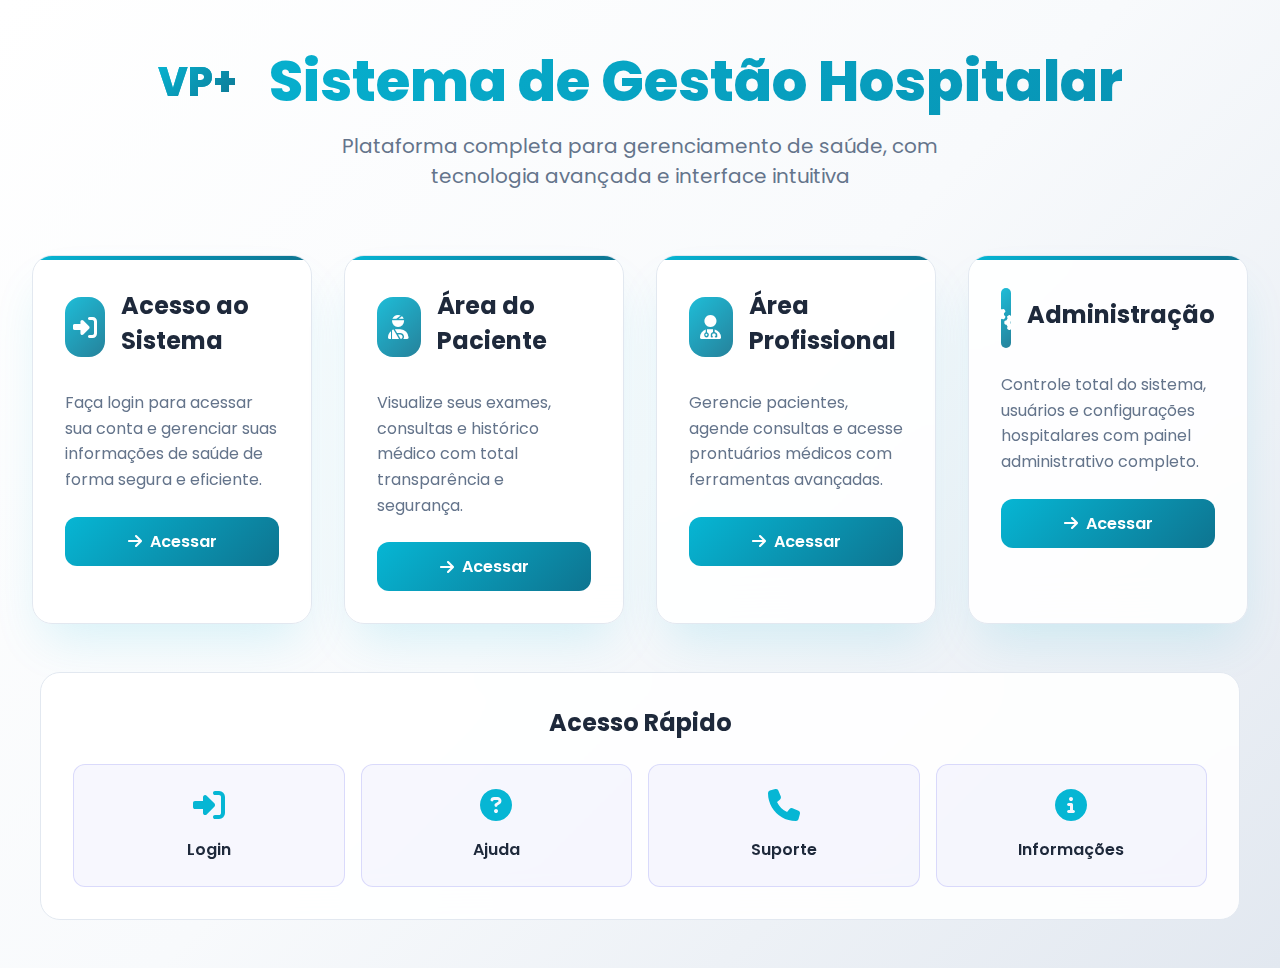
<file: index.html>
<!DOCTYPE html>
<html lang="pt-br">
<head>
    <meta charset="UTF-8">
    <meta name="viewport" content="width=device-width, initial-scale=1.0">
    <title>Vida Plus - Sistema de Gestão Hospitalar</title>
    <link href="https://fonts.googleapis.com/css2?family=Poppins:wght@300;400;500;600;700;800&family=JetBrains+Mono:wght@400;500;600&display=swap" rel="stylesheet">
    <link rel="stylesheet" href="https://cdnjs.cloudflare.com/ajax/libs/font-awesome/6.4.0/css/all.min.css">
    <style>
        :root {
            --primary-color: #06b6d4;
            --secondary-color: #0891b2;
            --accent-color: #0e7490;
            --success-color: #10b981;
            --warning-color: #f59e0b;
            --error-color: #ef4444;
            --dark-bg: #ffffff;
            --card-bg: #f8fafc;
            --text-primary: #1e293b;
            --text-secondary: #64748b;
            --border-color: #e2e8f0;
            --glass-bg: rgba(248, 250, 252, 0.8);
            --shadow-soft: 0 4px 6px -1px rgba(6, 182, 212, 0.1);
            --shadow-medium: 0 10px 15px -3px rgba(6, 182, 212, 0.1);
            --shadow-large: 0 25px 50px -12px rgba(6, 182, 212, 0.15);
        }

        * {
            margin: 0;
            padding: 0;
            box-sizing: border-box;
        }

        body {
            font-family: 'Poppins', sans-serif;
            background: linear-gradient(135deg, var(--dark-bg) 0%, #f8fafc 50%, #e2e8f0 100%);
            min-height: 100vh;
            color: var(--text-primary);
            overflow-x: hidden;
        }

        .logo-brand {
            font-weight: 800;
            font-size: 2.5rem;
            color: var(--text-primary);
            text-decoration: none;
            background: linear-gradient(135deg, var(--primary-color), var(--accent-color));
            -webkit-background-clip: text;
            -webkit-text-fill-color: transparent;
            background-clip: text;
            margin-right: 1rem;
        }

        @keyframes pulse {
            0%, 100% { transform: scale(1); }
            50% { transform: scale(1.1); }
        }

        /* Main Content */
        .main-content {
            padding: 3rem 2rem;
            min-height: 100vh;
        }

        .hero-section {
            text-align: center;
            margin-bottom: 4rem;
        }

        .hero-title {
            font-size: 3.5rem;
            font-weight: 800;
            background: linear-gradient(135deg, var(--primary-color), var(--secondary-color));
            -webkit-background-clip: text;
            -webkit-text-fill-color: transparent;
            background-clip: text;
            margin-bottom: 1rem;
            line-height: 1.2;
            display: flex;
            align-items: center;
            justify-content: center;
            gap: 1rem;
        }

        .hero-subtitle {
            font-size: 1.25rem;
            color: var(--text-secondary);
            margin-bottom: 2rem;
            max-width: 600px;
            margin-left: auto;
            margin-right: auto;
        }

        /* Floating Windows Container */
        .windows-container {
            display: grid;
            grid-template-columns: repeat(4, 1fr);
            gap: 2rem;
            max-width: 1400px;
            margin: 0 auto;
        }

        .floating-window {
            background: rgba(255, 255, 255, 0.9);
            backdrop-filter: blur(20px);
            border: 1px solid var(--border-color);
            border-radius: 20px;
            padding: 2rem;
            box-shadow: var(--shadow-large);
            transition: all 0.4s cubic-bezier(0.4, 0, 0.2, 1);
            position: relative;
            overflow: hidden;
            cursor: pointer;
        }

        .floating-window::before {
            content: '';
            position: absolute;
            top: 0;
            left: 0;
            right: 0;
            height: 4px;
            background: linear-gradient(90deg, var(--primary-color), var(--secondary-color), var(--accent-color));
        }

        .floating-window:hover {
            transform: translateY(-10px) scale(1.02);
            box-shadow: 0 35px 60px -12px rgba(0, 0, 0, 0.4);
            border-color: var(--primary-color);
        }

        .window-header {
            display: flex;
            align-items: center;
            gap: 1rem;
            margin-bottom: 1.5rem;
        }

        .window-icon {
            width: 60px;
            height: 60px;
            border-radius: 16px;
            display: flex;
            align-items: center;
            justify-content: center;
            font-size: 1.5rem;
            color: white;
            position: relative;
            overflow: hidden;
        }

        .window-icon::before {
            content: '';
            position: absolute;
            top: 0;
            left: 0;
            right: 0;
            bottom: 0;
            background: linear-gradient(135deg, var(--primary-color), var(--accent-color));
            opacity: 0.9;
        }

        .window-icon i {
            position: relative;
            z-index: 1;
        }

        .window-title {
            font-size: 1.5rem;
            font-weight: 700;
            color: var(--text-primary);
            margin-bottom: 0.5rem;
        }

        .window-description {
            color: var(--text-secondary);
            line-height: 1.6;
            margin-bottom: 1.5rem;
        }

        .window-actions {
            display: flex;
            gap: 1rem;
            margin-top: 1.5rem;
        }

        .window-btn {
            background: rgba(99, 102, 241, 0.1);
            color: var(--primary-color);
            border: 1px solid var(--primary-color);
            padding: 0.75rem 1.5rem;
            border-radius: 12px;
            font-weight: 600;
            cursor: pointer;
            transition: all 0.3s ease;
            text-decoration: none;
            display: inline-flex;
            align-items: center;
            gap: 0.5rem;
            flex: 1;
            justify-content: center;
        }

        .window-btn:hover {
            background: var(--primary-color);
            color: white;
            transform: translateY(-2px);
        }

        .window-btn.primary {
            background: linear-gradient(135deg, var(--primary-color), var(--accent-color));
            color: white;
            border: none;
        }

        .window-btn.primary:hover {
            box-shadow: var(--shadow-medium);
        }

        /* Quick Access Panel */
        .quick-access {
            background: rgba(255, 255, 255, 0.9);
            backdrop-filter: blur(20px);
            border: 1px solid var(--border-color);
            border-radius: 20px;
            padding: 2rem;
            margin-top: 3rem;
            max-width: 1200px;
            margin-left: auto;
            margin-right: auto;
        }

        .quick-access h3 {
            font-size: 1.5rem;
            font-weight: 700;
            color: var(--text-primary);
            margin-bottom: 1.5rem;
            text-align: center;
        }

        .quick-grid {
            display: grid;
            grid-template-columns: repeat(auto-fit, minmax(200px, 1fr));
            gap: 1rem;
        }

        .quick-item {
            background: rgba(99, 102, 241, 0.05);
            border: 1px solid rgba(99, 102, 241, 0.2);
            border-radius: 12px;
            padding: 1.5rem;
            text-align: center;
            transition: all 0.3s ease;
            cursor: pointer;
            text-decoration: none;
            color: var(--text-primary);
        }

        .quick-item:hover {
            background: rgba(99, 102, 241, 0.1);
            border-color: var(--primary-color);
            transform: translateY(-4px);
        }

        .quick-item i {
            font-size: 2rem;
            color: var(--primary-color);
            margin-bottom: 1rem;
        }

        .quick-item span {
            font-weight: 600;
            display: block;
        }

        /* Responsive Design */
        @media (max-width: 1200px) {
            .windows-container {
                grid-template-columns: repeat(2, 1fr);
                gap: 1.5rem;
            }
        }

        @media (max-width: 768px) {
            .hero-title {
                font-size: 2.5rem;
                flex-direction: column;
                gap: 0.5rem;
            }

            .logo-brand {
                font-size: 2rem;
                margin-right: 0;
            }

            .main-content {
                padding: 2rem 1rem;
            }

            .windows-container {
                grid-template-columns: 1fr;
                gap: 1.5rem;
            }

            .floating-window {
                padding: 1.5rem;
            }

            .window-actions {
                flex-direction: column;
            }
        }

        @media (max-width: 480px) {
            .hero-title {
                font-size: 2rem;
            }

            .hero-subtitle {
                font-size: 1rem;
            }

            .floating-window {
                padding: 1rem;
            }

            .window-icon {
                width: 50px;
                height: 50px;
                font-size: 1.25rem;
            }
        }

        /* Animations */
        @keyframes fadeInUp {
            from {
                opacity: 0;
                transform: translateY(30px);
            }
            to {
                opacity: 1;
                transform: translateY(0);
            }
        }

        .floating-window {
            animation: fadeInUp 0.6s ease-out forwards;
        }

        .floating-window:nth-child(1) { animation-delay: 0.1s; }
        .floating-window:nth-child(2) { animation-delay: 0.2s; }
        .floating-window:nth-child(3) { animation-delay: 0.3s; }
        .floating-window:nth-child(4) { animation-delay: 0.4s; }
    </style>
</head>
<body>

    <!-- Main Content -->
    <main class="main-content">
        <!-- Hero Section -->
        <section class="hero-section">
            <h1 class="hero-title">
                <span class="logo-brand">VP+</span>
                Sistema de Gestão Hospitalar
            </h1>
            <p class="hero-subtitle">
                Plataforma completa para gerenciamento de saúde, com tecnologia avançada e interface intuitiva
            </p>
        </section>

        <!-- Floating Windows -->
        <div class="windows-container">
            <div class="floating-window" onclick="window.location.href='login.html'">
                <div class="window-header">
                    <div class="window-icon">
                        <i class="fas fa-sign-in-alt"></i>
                    </div>
                    <div>
                        <h3 class="window-title">Acesso ao Sistema</h3>
                    </div>
            </div>
                <p class="window-description">
                    Faça login para acessar sua conta e gerenciar suas informações de saúde de forma segura e eficiente.
                </p>
                <div class="window-actions">
                    <a href="login.html" class="window-btn primary">
                        <i class="fas fa-arrow-right"></i>
                        Acessar
                    </a>
            </div>
        </div>
        
            <div class="floating-window" onclick="window.location.href='paciente.html'">
                <div class="window-header">
                    <div class="window-icon">
                        <i class="fas fa-user-injured"></i>
                    </div>
                    <div>
                        <h3 class="window-title">Área do Paciente</h3>
                    </div>
                </div>
                <p class="window-description">
                    Visualize seus exames, consultas e histórico médico com total transparência e segurança.
                </p>
                <div class="window-actions">
                    <a href="login.html" class="window-btn primary">
                        <i class="fas fa-arrow-right"></i>
                        Acessar
                    </a>
                </div>
            </div>
            
            <div class="floating-window" onclick="window.location.href='medico.html'">
                <div class="window-header">
                    <div class="window-icon">
                        <i class="fas fa-user-md"></i>
                    </div>
                    <div>
                        <h3 class="window-title">Área Profissional</h3>
                    </div>
                </div>
                <p class="window-description">
                    Gerencie pacientes, agende consultas e acesse prontuários médicos com ferramentas avançadas.
                </p>
                <div class="window-actions">
                    <a href="login.html" class="window-btn primary">
                        <i class="fas fa-arrow-right"></i>
                        Acessar
                    </a>
                </div>
            </div>
            
            <div class="floating-window" onclick="window.location.href='admin.html'">
                <div class="window-header">
                    <div class="window-icon">
                        <i class="fas fa-cogs"></i>
                    </div>
                    <div>
                        <h3 class="window-title">Administração</h3>
                    </div>
                </div>
                <p class="window-description">
                    Controle total do sistema, usuários e configurações hospitalares com painel administrativo completo.
                </p>
                <div class="window-actions">
                    <a href="login.html" class="window-btn primary">
                        <i class="fas fa-arrow-right"></i>
                        Acessar
                    </a>
                </div>
                </div>
            </div>
            
        <!-- Quick Access Panel -->
        <div class="quick-access">
            <h3>Acesso Rápido</h3>
            <div class="quick-grid">
                <a href="login.html" class="quick-item">
                <i class="fas fa-sign-in-alt"></i>
                    <span>Login</span>
                </a>
                <a href="#" class="quick-item">
                    <i class="fas fa-question-circle"></i>
                    <span>Ajuda</span>
                </a>
                <a href="#" class="quick-item">
                    <i class="fas fa-phone"></i>
                    <span>Suporte</span>
                </a>
                <a href="#" class="quick-item">
                    <i class="fas fa-info-circle"></i>
                    <span>Informações</span>
                </a>
            </div>
        </div>
    </main>

    <script>
        // Add hover effects to floating windows
        document.querySelectorAll('.floating-window').forEach(window => {
            window.addEventListener('mouseenter', function() {
                this.style.transform = 'translateY(-15px) scale(1.03)';
            });
            
            window.addEventListener('mouseleave', function() {
                this.style.transform = 'translateY(0) scale(1)';
            });
        });

        // Add click ripple effect
        document.querySelectorAll('.window-btn, .quick-item').forEach(button => {
            button.addEventListener('click', function(e) {
                const ripple = document.createElement('span');
                const rect = this.getBoundingClientRect();
                const size = Math.max(rect.width, rect.height);
                const x = e.clientX - rect.left - size / 2;
                const y = e.clientY - rect.top - size / 2;
                
                ripple.style.width = ripple.style.height = size + 'px';
                ripple.style.left = x + 'px';
                ripple.style.top = y + 'px';
                ripple.style.position = 'absolute';
                ripple.style.borderRadius = '50%';
                ripple.style.background = 'rgba(255, 255, 255, 0.3)';
                ripple.style.transform = 'scale(0)';
                ripple.style.animation = 'ripple 0.6s linear';
                ripple.style.pointerEvents = 'none';
                
                this.style.position = 'relative';
                this.style.overflow = 'hidden';
                this.appendChild(ripple);
                
                setTimeout(() => {
                    ripple.remove();
                }, 600);
            });
        });

        // Add ripple animation
        const style = document.createElement('style');
        style.textContent = `
            @keyframes ripple {
                to {
                    transform: scale(4);
                    opacity: 0;
                }
            }
        `;
        document.head.appendChild(style);

        // Parallax effect for hero section
        window.addEventListener('scroll', () => {
            const scrolled = window.pageYOffset;
            const heroTitle = document.querySelector('.hero-title');
            if (heroTitle) {
                heroTitle.style.transform = `translateY(${scrolled * 0.5}px)`;
            }
        });
    </script>
</body>
</html>
</file>
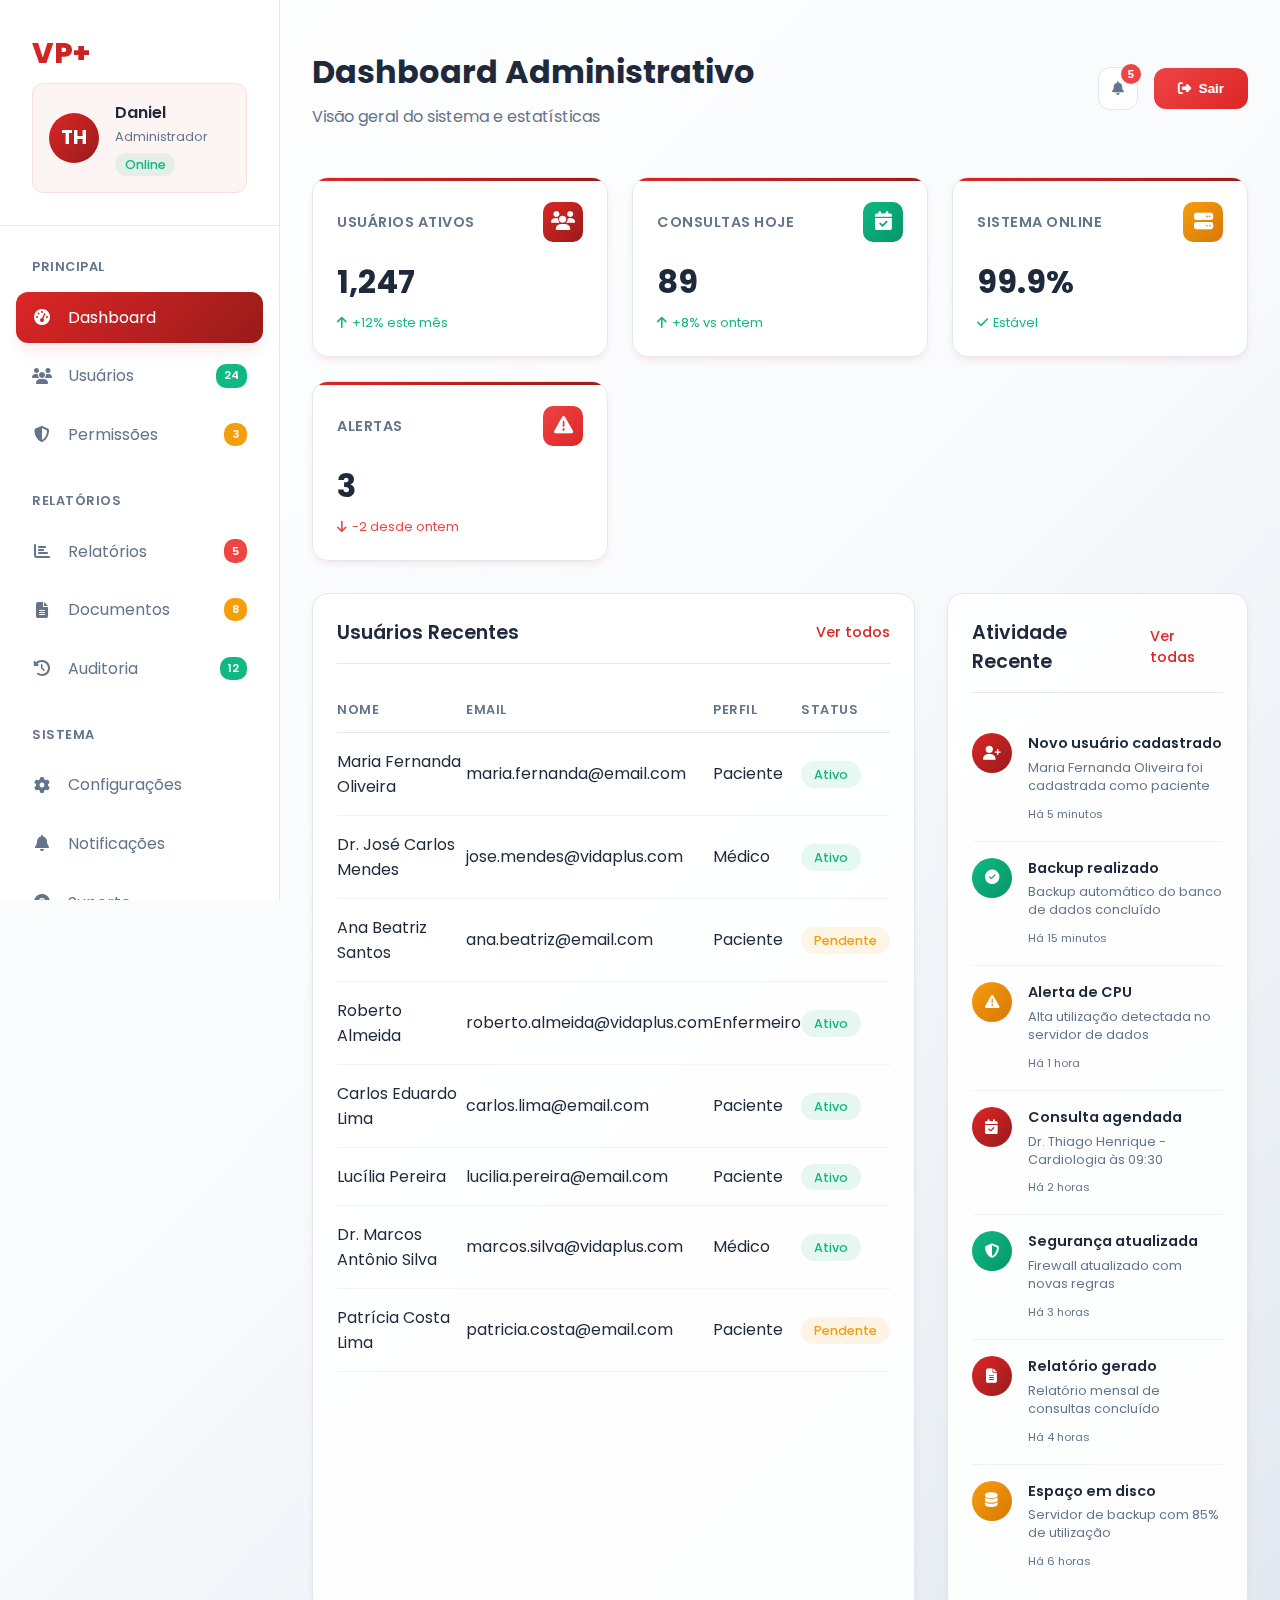
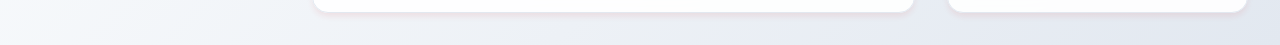
<file: admin.html>
<!DOCTYPE html>
<html lang="pt-BR">
<head>
    <meta charset="UTF-8">
    <meta name="viewport" content="width=device-width, initial-scale=1.0">
    <title>Dashboard Admin - Thiago Henrique - VP+ Sistema</title>
    <link href="https://fonts.googleapis.com/css2?family=Poppins:wght@300;400;500;600;700;800&family=JetBrains+Mono:wght@400;500;600&display=swap" rel="stylesheet">
    <link rel="stylesheet" href="https://cdnjs.cloudflare.com/ajax/libs/font-awesome/6.4.0/css/all.min.css">
    <style>
        :root {
            --primary-color: #dc2626;
            --secondary-color: #b91c1c;
            --accent-color: #991b1b;
            --success-color: #10b981;
            --warning-color: #f59e0b;
            --error-color: #ef4444;
            --dark-bg: #ffffff;
            --card-bg: #f8fafc;
            --text-primary: #1e293b;
            --text-secondary: #64748b;
            --border-color: #e2e8f0;
            --glass-bg: rgba(248, 250, 252, 0.8);
            --shadow-soft: 0 4px 6px -1px rgba(220, 38, 38, 0.1);
            --shadow-medium: 0 10px 15px -3px rgba(220, 38, 38, 0.1);
            --shadow-large: 0 25px 50px -12px rgba(220, 38, 38, 0.15);
        }

        * {
            margin: 0;
            padding: 0;
            box-sizing: border-box;
        }

        body {
            font-family: 'Poppins', sans-serif;
            background: linear-gradient(135deg, var(--dark-bg) 0%, #f8fafc 50%, #e2e8f0 100%);
            min-height: 100vh;
            color: var(--text-primary);
            overflow-x: hidden;
        }

        .dashboard-container {
            display: flex;
            min-height: 100vh;
        }

        /* Sidebar */
        .sidebar {
            width: 280px;
            background: rgba(255, 255, 255, 0.9);
            backdrop-filter: blur(20px);
            border-right: 1px solid var(--border-color);
            padding: 2rem 0;
            position: fixed;
            height: 100vh;
            overflow-y: auto;
            z-index: 1000;
        }

        .sidebar-header {
            padding: 0 2rem 2rem;
            border-bottom: 1px solid var(--border-color);
            margin-bottom: 2rem;
        }

        .logo-brand {
            font-weight: 800;
            font-size: 1.8rem;
            background: linear-gradient(135deg, var(--primary-color), var(--accent-color));
            -webkit-background-clip: text;
            -webkit-text-fill-color: transparent;
            background-clip: text;
            margin-bottom: 0.5rem;
        }

        .user-info {
            display: flex;
            align-items: center;
            gap: 1rem;
            padding: 1rem;
            background: rgba(220, 38, 38, 0.05);
            border-radius: 12px;
            border: 1px solid rgba(220, 38, 38, 0.1);
        }

        .user-avatar {
            width: 50px;
            height: 50px;
            border-radius: 50%;
            background: linear-gradient(135deg, var(--primary-color), var(--accent-color));
            display: flex;
            align-items: center;
            justify-content: center;
            color: white;
            font-weight: 700;
            font-size: 1.2rem;
        }

        .user-details h4 {
            font-size: 1rem;
            font-weight: 600;
            color: var(--text-primary);
            margin-bottom: 0.2rem;
        }

        .user-details p {
            font-size: 0.8rem;
            color: var(--text-secondary);
            margin-bottom: 0.3rem;
        }

        .user-status {
            background: rgba(16, 185, 129, 0.1);
            color: var(--success-color);
            padding: 0.2rem 0.6rem;
            border-radius: 12px;
            font-size: 0.8rem;
            font-weight: 500;
        }

        .sidebar-nav {
            padding: 0 1rem;
        }

        .nav-section {
            margin-bottom: 2rem;
        }

        .nav-section h5 {
            font-size: 0.8rem;
            font-weight: 600;
            color: var(--text-secondary);
            text-transform: uppercase;
            letter-spacing: 0.5px;
            margin-bottom: 1rem;
            padding: 0 1rem;
        }

        .nav-item {
            display: flex;
            align-items: center;
            gap: 1rem;
            padding: 0.8rem 1rem;
            margin-bottom: 0.5rem;
            border-radius: 12px;
            color: var(--text-secondary);
            text-decoration: none;
            transition: all 0.3s ease;
            position: relative;
        }

        .nav-item:hover {
            background: rgba(220, 38, 38, 0.1);
            color: var(--primary-color);
            transform: translateX(4px);
        }

        .nav-item.active {
            background: linear-gradient(135deg, var(--primary-color), var(--accent-color));
            color: white;
            box-shadow: var(--shadow-medium);
        }

        .nav-item i {
            width: 20px;
            text-align: center;
        }

        .nav-badge {
            background: var(--error-color);
            color: white;
            border-radius: 10px;
            padding: 0.2rem 0.5rem;
            font-size: 0.7rem;
            font-weight: 600;
            margin-left: auto;
            min-width: 18px;
            text-align: center;
        }

        .nav-badge.success {
            background: var(--success-color);
        }

        .nav-badge.warning {
            background: var(--warning-color);
        }

        /* Main Content */
        .main-content {
            flex: 1;
            margin-left: 280px;
            padding: 2rem;
        }

        .top-bar {
            display: flex;
            justify-content: space-between;
            align-items: center;
            margin-bottom: 2rem;
            padding: 1rem 0;
        }

        .page-title {
            font-size: 2rem;
            font-weight: 700;
            color: var(--text-primary);
        }

        .page-subtitle {
            color: var(--text-secondary);
            margin-top: 0.5rem;
        }

        .top-actions {
            display: flex;
            gap: 1rem;
            align-items: center;
        }

        .notification-btn {
            position: relative;
            background: rgba(255, 255, 255, 0.9);
            border: 1px solid var(--border-color);
            border-radius: 12px;
            padding: 0.8rem;
            color: var(--text-secondary);
            cursor: pointer;
            transition: all 0.3s ease;
        }

        .notification-btn:hover {
            background: rgba(220, 38, 38, 0.1);
            color: var(--primary-color);
        }

        .notification-badge {
            position: absolute;
            top: -4px;
            right: -4px;
            background: var(--error-color);
            color: white;
            border-radius: 50%;
            width: 20px;
            height: 20px;
            font-size: 0.7rem;
            display: flex;
            align-items: center;
            justify-content: center;
            font-weight: 600;
        }

        .logout-btn {
            background: linear-gradient(135deg, var(--error-color), #dc2626);
            color: white;
            border: none;
            border-radius: 12px;
            padding: 0.8rem 1.5rem;
            font-weight: 600;
            cursor: pointer;
            transition: all 0.3s ease;
            display: flex;
            align-items: center;
            gap: 0.5rem;
        }

        .logout-btn:hover {
            transform: translateY(-2px);
            box-shadow: var(--shadow-medium);
        }

        /* Stats Grid */
        .stats-grid {
            display: grid;
            grid-template-columns: repeat(auto-fit, minmax(250px, 1fr));
            gap: 1.5rem;
            margin-bottom: 2rem;
        }

        .stat-card {
            background: rgba(255, 255, 255, 0.9);
            backdrop-filter: blur(20px);
            border: 1px solid var(--border-color);
            border-radius: 16px;
            padding: 1.5rem;
            box-shadow: var(--shadow-soft);
            transition: all 0.3s ease;
            position: relative;
            overflow: hidden;
        }

        .stat-card::before {
            content: '';
            position: absolute;
            top: 0;
            left: 0;
            right: 0;
            height: 3px;
            background: linear-gradient(90deg, var(--primary-color), var(--accent-color));
        }

        .stat-card:hover {
            transform: translateY(-4px);
            box-shadow: var(--shadow-medium);
            cursor: pointer;
        }

        /* Modal Styles */
        .modal {
            display: none;
            position: fixed;
            z-index: 10000;
            left: 0;
            top: 0;
            width: 100%;
            height: 100%;
            background-color: rgba(0, 0, 0, 0.5);
            backdrop-filter: blur(5px);
            animation: fadeIn 0.3s ease;
        }

        .modal.show {
            display: flex;
            align-items: center;
            justify-content: center;
        }

        .modal-content {
            background: white;
            border-radius: 20px;
            padding: 2rem;
            max-width: 600px;
            width: 90%;
            max-height: 80vh;
            overflow-y: auto;
            box-shadow: 0 25px 50px -12px rgba(0, 0, 0, 0.25);
            animation: slideInUp 0.3s ease;
            position: relative;
        }

        .modal-header {
            display: flex;
            justify-content: space-between;
            align-items: center;
            margin-bottom: 1.5rem;
            padding-bottom: 1rem;
            border-bottom: 2px solid var(--border-color);
        }

        .modal-title {
            font-size: 1.5rem;
            font-weight: 700;
            color: var(--text-primary);
            display: flex;
            align-items: center;
            gap: 0.8rem;
        }

        .modal-icon {
            width: 50px;
            height: 50px;
            border-radius: 12px;
            display: flex;
            align-items: center;
            justify-content: center;
            color: white;
            font-size: 1.5rem;
        }

        .modal-icon.primary {
            background: linear-gradient(135deg, var(--primary-color), var(--accent-color));
        }

        .modal-icon.success {
            background: linear-gradient(135deg, var(--success-color), #059669);
        }

        .modal-icon.warning {
            background: linear-gradient(135deg, var(--warning-color), #d97706);
        }

        .modal-icon.error {
            background: linear-gradient(135deg, var(--error-color), #dc2626);
        }

        .close-btn {
            background: none;
            border: none;
            font-size: 1.5rem;
            color: var(--text-secondary);
            cursor: pointer;
            padding: 0.5rem;
            border-radius: 50%;
            transition: all 0.3s ease;
        }

        .close-btn:hover {
            background: rgba(239, 68, 68, 0.1);
            color: var(--error-color);
        }

        .modal-body {
            margin-bottom: 1.5rem;
        }

        .modal-section {
            margin-bottom: 1.5rem;
        }

        .modal-section:last-child {
            margin-bottom: 0;
        }

        .modal-section h4 {
            font-size: 1.1rem;
            font-weight: 600;
            color: var(--text-primary);
            margin-bottom: 0.8rem;
            display: flex;
            align-items: center;
            gap: 0.5rem;
        }

        .modal-section h4 i {
            color: var(--primary-color);
        }

        .info-grid {
            display: grid;
            grid-template-columns: repeat(auto-fit, minmax(200px, 1fr));
            gap: 1rem;
        }

        .info-item {
            background: rgba(220, 38, 38, 0.05);
            border: 1px solid rgba(220, 38, 38, 0.1);
            border-radius: 12px;
            padding: 1rem;
            text-align: center;
        }

        .info-item h5 {
            font-size: 0.9rem;
            font-weight: 600;
            color: var(--text-primary);
            margin-bottom: 0.5rem;
        }

        .info-item p {
            font-size: 1.2rem;
            font-weight: 700;
            color: var(--primary-color);
        }

        .modal-list {
            list-style: none;
            padding: 0;
        }

        .modal-list li {
            display: flex;
            justify-content: space-between;
            align-items: center;
            padding: 0.8rem 0;
            border-bottom: 1px solid rgba(226, 232, 240, 0.5);
        }

        .modal-list li:last-child {
            border-bottom: none;
        }

        .modal-list li span:first-child {
            color: var(--text-secondary);
            font-weight: 500;
        }

        .modal-list li span:last-child {
            color: var(--text-primary);
            font-weight: 600;
        }

        .modal-footer {
            display: flex;
            justify-content: flex-end;
            gap: 1rem;
            padding-top: 1rem;
            border-top: 1px solid var(--border-color);
        }

        .modal-btn {
            padding: 0.8rem 1.5rem;
            border: none;
            border-radius: 12px;
            font-weight: 600;
            cursor: pointer;
            transition: all 0.3s ease;
        }

        .modal-btn.primary {
            background: linear-gradient(135deg, var(--primary-color), var(--accent-color));
            color: white;
        }

        .modal-btn.primary:hover {
            transform: translateY(-2px);
            box-shadow: var(--shadow-medium);
        }

        .modal-btn.secondary {
            background: rgba(100, 116, 139, 0.1);
            color: var(--text-secondary);
        }

        .modal-btn.secondary:hover {
            background: rgba(100, 116, 139, 0.2);
        }

        @keyframes fadeIn {
            from { opacity: 0; }
            to { opacity: 1; }
        }

        @keyframes slideInUp {
            from {
                opacity: 0;
                transform: translateY(30px);
            }
            to {
                opacity: 1;
                transform: translateY(0);
            }
        }

        .stat-header {
            display: flex;
            justify-content: space-between;
            align-items: center;
            margin-bottom: 1rem;
        }

        .stat-title {
            font-size: 0.9rem;
            font-weight: 600;
            color: var(--text-secondary);
            text-transform: uppercase;
            letter-spacing: 0.5px;
        }

        .stat-icon {
            width: 40px;
            height: 40px;
            border-radius: 10px;
            display: flex;
            align-items: center;
            justify-content: center;
            color: white;
            font-size: 1.2rem;
        }

        .stat-icon.primary {
            background: linear-gradient(135deg, var(--primary-color), var(--accent-color));
        }

        .stat-icon.success {
            background: linear-gradient(135deg, var(--success-color), #059669);
        }

        .stat-icon.warning {
            background: linear-gradient(135deg, var(--warning-color), #d97706);
        }

        .stat-icon.error {
            background: linear-gradient(135deg, var(--error-color), #dc2626);
        }

        .stat-value {
            font-size: 2rem;
            font-weight: 700;
            color: var(--text-primary);
            margin-bottom: 0.5rem;
        }

        .stat-change {
            font-size: 0.8rem;
            display: flex;
            align-items: center;
            gap: 0.3rem;
        }

        .stat-change.positive {
            color: var(--success-color);
        }

        .stat-change.negative {
            color: var(--error-color);
        }

        /* Content Grid */
        .content-grid {
            display: grid;
            grid-template-columns: 2fr 1fr;
            gap: 2rem;
        }

        .content-card {
            background: rgba(255, 255, 255, 0.9);
            backdrop-filter: blur(20px);
            border: 1px solid var(--border-color);
            border-radius: 16px;
            padding: 1.5rem;
            box-shadow: var(--shadow-soft);
        }

        .card-header {
            display: flex;
            justify-content: space-between;
            align-items: center;
            margin-bottom: 1.5rem;
            padding-bottom: 1rem;
            border-bottom: 1px solid var(--border-color);
        }

        .card-title {
            font-size: 1.2rem;
            font-weight: 600;
            color: var(--text-primary);
        }

        .card-action {
            color: var(--primary-color);
            text-decoration: none;
            font-size: 0.9rem;
            font-weight: 500;
            transition: all 0.3s ease;
        }

        .card-action:hover {
            color: var(--accent-color);
        }

        /* Table */
        .data-table {
            width: 100%;
            border-collapse: collapse;
        }

        .data-table th {
            text-align: left;
            padding: 0.8rem 0;
            font-size: 0.8rem;
            font-weight: 600;
            color: var(--text-secondary);
            text-transform: uppercase;
            letter-spacing: 0.5px;
            border-bottom: 1px solid var(--border-color);
        }

        .data-table td {
            padding: 1rem 0;
            border-bottom: 1px solid rgba(226, 232, 240, 0.5);
        }

        .data-table tr:hover {
            background: rgba(6, 182, 212, 0.02);
        }

        .status-badge {
            padding: 0.3rem 0.8rem;
            border-radius: 20px;
            font-size: 0.8rem;
            font-weight: 500;
        }

        .status-badge.active {
            background: rgba(16, 185, 129, 0.1);
            color: var(--success-color);
        }

        .status-badge.pending {
            background: rgba(245, 158, 11, 0.1);
            color: var(--warning-color);
        }

        .status-badge.inactive {
            background: rgba(239, 68, 68, 0.1);
            color: var(--error-color);
        }

        /* Activity Feed */
        .activity-item {
            display: flex;
            gap: 1rem;
            padding: 1rem 0;
            border-bottom: 1px solid rgba(226, 232, 240, 0.5);
        }

        .activity-item:last-child {
            border-bottom: none;
        }

        .activity-icon {
            width: 40px;
            height: 40px;
            border-radius: 50%;
            display: flex;
            align-items: center;
            justify-content: center;
            color: white;
            font-size: 0.9rem;
            flex-shrink: 0;
        }

        .activity-icon.primary {
            background: linear-gradient(135deg, var(--primary-color), var(--accent-color));
        }

        .activity-icon.success {
            background: linear-gradient(135deg, var(--success-color), #059669);
        }

        .activity-icon.warning {
            background: linear-gradient(135deg, var(--warning-color), #d97706);
        }

        .activity-content h5 {
            font-size: 0.9rem;
            font-weight: 600;
            color: var(--text-primary);
            margin-bottom: 0.3rem;
        }

        .activity-content p {
            font-size: 0.8rem;
            color: var(--text-secondary);
            margin-bottom: 0.3rem;
        }

        .activity-time {
            font-size: 0.7rem;
            color: var(--text-secondary);
        }

        /* Responsive */
        @media (max-width: 1200px) {
            .sidebar {
                width: 260px;
            }

            .main-content {
                margin-left: 260px;
            }

            .stats-grid {
                grid-template-columns: repeat(2, 1fr);
            }

            .content-grid {
                grid-template-columns: 1fr;
            }
        }

        @media (max-width: 1024px) {
            .sidebar {
                transform: translateX(-100%);
                transition: transform 0.3s ease;
                width: 280px;
            }

            .sidebar.open {
                transform: translateX(0);
            }

            .main-content {
                margin-left: 0;
            }

            .stats-grid {
                grid-template-columns: repeat(2, 1fr);
            }

            .content-grid {
                grid-template-columns: 1fr;
            }

            .modal-content {
                width: 90%;
                max-width: 800px;
            }
        }

        @media (max-width: 768px) {
            .main-content {
                padding: 1rem;
            }

            .stats-grid {
                grid-template-columns: 1fr;
                gap: 1rem;
            }

            .top-bar {
                flex-direction: column;
                align-items: flex-start;
                gap: 1rem;
                padding: 1rem;
            }

            .top-actions {
                width: 100%;
                justify-content: space-between;
            }

            .breadcrumb {
                font-size: 0.9rem;
            }

            .modal-content {
                width: 95%;
                max-width: 600px;
                margin: 1rem;
            }

            .modal-header {
                padding: 1rem;
            }

            .modal-body {
                padding: 1rem;
            }

            .info-grid {
                grid-template-columns: 1fr;
            }
        }

        @media (max-width: 480px) {
            .main-content {
                padding: 0.5rem;
            }

            .stats-grid {
                gap: 0.8rem;
            }

            .stat-card {
                padding: 1rem;
            }

            .stat-title {
                font-size: 0.9rem;
            }

            .stat-value {
                font-size: 1.5rem;
            }

            .top-bar {
                padding: 0.8rem;
            }

            .breadcrumb {
                font-size: 0.8rem;
            }

            .modal-content {
                width: 98%;
                margin: 0.5rem;
            }

            .modal-header {
                padding: 0.8rem;
            }

            .modal-body {
                padding: 0.8rem;
            }

            .modal-title {
                font-size: 1.1rem;
            }

            .modal-list li {
                padding: 0.6rem 0;
                font-size: 0.9rem;
            }
        }

        /* Mobile Menu Toggle */
        .mobile-menu-btn {
            display: none;
            background: rgba(255, 255, 255, 0.9);
            border: 1px solid var(--border-color);
            border-radius: 12px;
            padding: 0.8rem;
            color: var(--text-secondary);
            cursor: pointer;
            transition: all 0.3s ease;
        }

        @media (max-width: 1024px) {
            .mobile-menu-btn {
                display: block;
            }
        }

        .mobile-menu-btn:hover {
            background: rgba(6, 182, 212, 0.1);
            color: var(--primary-color);
        }
    </style>
</head>
<body>
    <div class="dashboard-container">
        <!-- Sidebar -->
        <aside class="sidebar" id="sidebar">
            <div class="sidebar-header">
                <div class="logo-brand">VP+</div>
                <div class="user-info">
                    <div class="user-avatar">TH</div>
                    <div class="user-details">
                        <h4>Daniel</h4>
                        <p>Administrador</p>
                        <span class="user-status">Online</span>
                    </div>
                </div>
            </div>

            <nav class="sidebar-nav">
                <div class="nav-section">
                    <h5>Principal</h5>
                    <a href="#" class="nav-item active">
                        <i class="fas fa-tachometer-alt"></i>
                        Dashboard
                    </a>
                    <a href="#" class="nav-item">
                        <i class="fas fa-users"></i>
                        Usuários
                        <span class="nav-badge success">24</span>
                    </a>
                    <a href="#" class="nav-item">
                        <i class="fas fa-shield-alt"></i>
                        Permissões
                        <span class="nav-badge warning">3</span>
                    </a>
                </div>

                <div class="nav-section">
                    <h5>Relatórios</h5>
                    <a href="#" class="nav-item">
                        <i class="fas fa-chart-bar"></i>
                        Relatórios
                        <span class="nav-badge">5</span>
                    </a>
                    <a href="#" class="nav-item">
                        <i class="fas fa-file-alt"></i>
                        Documentos
                        <span class="nav-badge warning">8</span>
                    </a>
                    <a href="#" class="nav-item">
                        <i class="fas fa-history"></i>
                        Auditoria
                        <span class="nav-badge success">12</span>
                    </a>
                </div>

                <div class="nav-section">
                    <h5>Sistema</h5>
                    <a href="#" class="nav-item">
                        <i class="fas fa-cog"></i>
                        Configurações
                    </a>
                    <a href="#" class="nav-item">
                        <i class="fas fa-bell"></i>
                        Notificações
                    </a>
                    <a href="#" class="nav-item">
                        <i class="fas fa-question-circle"></i>
                        Suporte
                    </a>
                </div>
            </nav>
        </aside>

        <!-- Main Content -->
        <main class="main-content">
            <div class="top-bar">
                <div>
                    <button class="mobile-menu-btn" onclick="toggleSidebar()">
                        <i class="fas fa-bars"></i>
                    </button>
                    <h1 class="page-title">Dashboard Administrativo</h1>
                    <p class="page-subtitle">Visão geral do sistema e estatísticas</p>
                </div>
                <div class="top-actions">
                    <button class="notification-btn">
                        <i class="fas fa-bell"></i>
                        <span class="notification-badge">5</span>
                    </button>
                    <button class="logout-btn" onclick="logout()">
                        <i class="fas fa-sign-out-alt"></i>
                        Sair
                    </button>
                </div>
            </div>

            <!-- Stats Grid -->
            <div class="stats-grid">
                <div class="stat-card" onclick="openModal('usuariosModal')">
                    <div class="stat-header">
                        <span class="stat-title">Usuários Ativos</span>
                        <div class="stat-icon primary">
                            <i class="fas fa-users"></i>
                        </div>
                    </div>
                    <div class="stat-value">1,247</div>
                    <div class="stat-change positive">
                        <i class="fas fa-arrow-up"></i>
                        +12% este mês
                    </div>
                </div>

                <div class="stat-card" onclick="openModal('consultasModal')">
                    <div class="stat-header">
                        <span class="stat-title">Consultas Hoje</span>
                        <div class="stat-icon success">
                            <i class="fas fa-calendar-check"></i>
                        </div>
                    </div>
                    <div class="stat-value">89</div>
                    <div class="stat-change positive">
                        <i class="fas fa-arrow-up"></i>
                        +8% vs ontem
                    </div>
                </div>

                <div class="stat-card" onclick="openModal('sistemaModal')">
                    <div class="stat-header">
                        <span class="stat-title">Sistema Online</span>
                        <div class="stat-icon warning">
                            <i class="fas fa-server"></i>
                        </div>
                    </div>
                    <div class="stat-value">99.9%</div>
                    <div class="stat-change positive">
                        <i class="fas fa-check"></i>
                        Estável
                    </div>
                </div>

                <div class="stat-card" onclick="openModal('alertasModal')">
                    <div class="stat-header">
                        <span class="stat-title">Alertas</span>
                        <div class="stat-icon error">
                            <i class="fas fa-exclamation-triangle"></i>
                        </div>
                    </div>
                    <div class="stat-value">3</div>
                    <div class="stat-change negative">
                        <i class="fas fa-arrow-down"></i>
                        -2 desde ontem
                    </div>
                </div>
            </div>

            <!-- Content Grid -->
            <div class="content-grid">
                <div class="content-card">
                    <div class="card-header">
                        <h3 class="card-title">Usuários Recentes</h3>
                        <a href="#" class="card-action">Ver todos</a>
                    </div>
                    <table class="data-table">
                        <thead>
                            <tr>
                                <th>Nome</th>
                                <th>Email</th>
                                <th>Perfil</th>
                                <th>Status</th>
                            </tr>
                        </thead>
                        <tbody>
                            <tr>
                                <td>Maria Fernanda Oliveira</td>
                                <td>maria.fernanda@email.com</td>
                                <td>Paciente</td>
                                <td><span class="status-badge active">Ativo</span></td>
                            </tr>
                            <tr>
                                <td>Dr. José Carlos Mendes</td>
                                <td>jose.mendes@vidaplus.com</td>
                                <td>Médico</td>
                                <td><span class="status-badge active">Ativo</span></td>
                            </tr>
                            <tr>
                                <td>Ana Beatriz Santos</td>
                                <td>ana.beatriz@email.com</td>
                                <td>Paciente</td>
                                <td><span class="status-badge pending">Pendente</span></td>
                            </tr>
                            <tr>
                                <td>Roberto Almeida</td>
                                <td>roberto.almeida@vidaplus.com</td>
                                <td>Enfermeiro</td>
                                <td><span class="status-badge active">Ativo</span></td>
                            </tr>
                            <tr>
                                <td>Carlos Eduardo Lima</td>
                                <td>carlos.lima@email.com</td>
                                <td>Paciente</td>
                                <td><span class="status-badge active">Ativo</span></td>
                            </tr>
                            <tr>
                                <td>Lucília Pereira</td>
                                <td>lucilia.pereira@email.com</td>
                                <td>Paciente</td>
                                <td><span class="status-badge active">Ativo</span></td>
                            </tr>
                            <tr>
                                <td>Dr. Marcos Antônio Silva</td>
                                <td>marcos.silva@vidaplus.com</td>
                                <td>Médico</td>
                                <td><span class="status-badge active">Ativo</span></td>
                            </tr>
                            <tr>
                                <td>Patrícia Costa Lima</td>
                                <td>patricia.costa@email.com</td>
                                <td>Paciente</td>
                                <td><span class="status-badge pending">Pendente</span></td>
                            </tr>
                        </tbody>
                    </table>
                </div>

                <div class="content-card">
                    <div class="card-header">
                        <h3 class="card-title">Atividade Recente</h3>
                        <a href="#" class="card-action">Ver todas</a>
                    </div>
                    <div class="activity-feed">
                        <div class="activity-item">
                            <div class="activity-icon primary">
                                <i class="fas fa-user-plus"></i>
                            </div>
                            <div class="activity-content">
                                <h5>Novo usuário cadastrado</h5>
                                <p>Maria Fernanda Oliveira foi cadastrada como paciente</p>
                                <span class="activity-time">Há 5 minutos</span>
                            </div>
                        </div>

                        <div class="activity-item">
                            <div class="activity-icon success">
                                <i class="fas fa-check-circle"></i>
                            </div>
                            <div class="activity-content">
                                <h5>Backup realizado</h5>
                                <p>Backup automático do banco de dados concluído</p>
                                <span class="activity-time">Há 15 minutos</span>
                            </div>
                        </div>

                        <div class="activity-item">
                            <div class="activity-icon warning">
                                <i class="fas fa-exclamation-triangle"></i>
                            </div>
                            <div class="activity-content">
                                <h5>Alerta de CPU</h5>
                                <p>Alta utilização detectada no servidor de dados</p>
                                <span class="activity-time">Há 1 hora</span>
                            </div>
                        </div>

                        <div class="activity-item">
                            <div class="activity-icon primary">
                                <i class="fas fa-calendar-check"></i>
                            </div>
                            <div class="activity-content">
                                <h5>Consulta agendada</h5>
                                <p>Dr. Thiago Henrique - Cardiologia às 09:30</p>
                                <span class="activity-time">Há 2 horas</span>
                            </div>
                        </div>

                        <div class="activity-item">
                            <div class="activity-icon success">
                                <i class="fas fa-shield-alt"></i>
                            </div>
                            <div class="activity-content">
                                <h5>Segurança atualizada</h5>
                                <p>Firewall atualizado com novas regras</p>
                                <span class="activity-time">Há 3 horas</span>
                            </div>
                        </div>

                        <div class="activity-item">
                            <div class="activity-icon primary">
                                <i class="fas fa-file-alt"></i>
                            </div>
                            <div class="activity-content">
                                <h5>Relatório gerado</h5>
                                <p>Relatório mensal de consultas concluído</p>
                                <span class="activity-time">Há 4 horas</span>
                            </div>
                        </div>

                        <div class="activity-item">
                            <div class="activity-icon warning">
                                <i class="fas fa-database"></i>
                            </div>
                            <div class="activity-content">
                                <h5>Espaço em disco</h5>
                                <p>Servidor de backup com 85% de utilização</p>
                                <span class="activity-time">Há 6 horas</span>
                            </div>
                        </div>
                    </div>
                </div>
            </div>
        </main>

        <!-- Modals -->
        <!-- Modal Usuários Ativos -->
        <div id="usuariosModal" class="modal">
            <div class="modal-content">
                <div class="modal-header">
                    <div class="modal-title">
                        <div class="modal-icon primary">
                            <i class="fas fa-users"></i>
                        </div>
                        Usuários Ativos
                    </div>
                    <button class="close-btn" onclick="closeModal('usuariosModal')">
                        <i class="fas fa-times"></i>
                    </button>
                </div>
                <div class="modal-body">
                    <div class="modal-section">
                        <h4><i class="fas fa-chart-pie"></i> Estatísticas de Usuários</h4>
                        <div class="info-grid">
                            <div class="info-item">
                                <h5>Total de Usuários</h5>
                                <p>1,247</p>
                            </div>
                            <div class="info-item">
                                <h5>Novos este Mês</h5>
                                <p>156</p>
                            </div>
                            <div class="info-item">
                                <h5>Usuários Online</h5>
                                <p>89</p>
                            </div>
                            <div class="info-item">
                                <h5>Taxa de Ativação</h5>
                                <p>94%</p>
                            </div>
                        </div>
                    </div>
                    <div class="modal-section">
                        <h4><i class="fas fa-user-plus"></i> Usuários Recentes</h4>
                        <ul class="modal-list">
                            <li>
                                <span>Maria Fernanda Oliveira</span>
                                <span>Paciente - Há 2 horas</span>
                            </li>
                            <li>
                                <span>José Carlos Mendes</span>
                                <span>Médico - Há 4 horas</span>
                            </li>
                            <li>
                                <span>Ana Beatriz Santos</span>
                                <span>Paciente - Há 6 horas</span>
                            </li>
                            <li>
                                <span>Roberto Almeida</span>
                                <span>Enfermeiro - Há 8 horas</span>
                            </li>
                            <li>
                                <span>Carlos Eduardo Lima</span>
                                <span>Paciente - Há 1 dia</span>
                            </li>
                            <li>
                                <span>Lucília Pereira</span>
                                <span>Paciente - Há 1 dia</span>
                            </li>
                        </ul>
                    </div>
                    <div class="modal-section">
                        <h4><i class="fas fa-chart-line"></i> Estatísticas por Tipo</h4>
                        <div class="info-grid">
                            <div class="info-item">
                                <h5>Médicos</h5>
                                <p>45</p>
                            </div>
                            <div class="info-item">
                                <h5>Enfermeiros</h5>
                                <p>23</p>
                            </div>
                            <div class="info-item">
                                <h5>Pacientes</h5>
                                <p>1,179</p>
                            </div>
                            <div class="info-item">
                                <h5>Administradores</h5>
                                <p>3</p>
                            </div>
                        </div>
                    </div>
                </div>
                <div class="modal-footer">
                    <button class="modal-btn secondary" onclick="closeModal('usuariosModal')">Fechar</button>
                    <button class="modal-btn primary" onclick="viewAllUsers()">Ver Todos os Usuários</button>
                </div>
            </div>
        </div>

        <!-- Modal Consultas Hoje -->
        <div id="consultasModal" class="modal">
            <div class="modal-content">
                <div class="modal-header">
                    <div class="modal-title">
                        <div class="modal-icon success">
                            <i class="fas fa-calendar-check"></i>
                        </div>
                        Consultas de Hoje
                    </div>
                    <button class="close-btn" onclick="closeModal('consultasModal')">
                        <i class="fas fa-times"></i>
                    </button>
                </div>
                <div class="modal-body">
                    <div class="modal-section">
                        <h4><i class="fas fa-chart-bar"></i> Resumo do Dia</h4>
                        <div class="info-grid">
                            <div class="info-item">
                                <h5>Total de Consultas</h5>
                                <p>89</p>
                            </div>
                            <div class="info-item">
                                <h5>Realizadas</h5>
                                <p>34</p>
                            </div>
                            <div class="info-item">
                                <h5>Pendentes</h5>
                                <p>55</p>
                            </div>
                            <div class="info-item">
                                <h5>Canceladas</h5>
                                <p>2</p>
                            </div>
                        </div>
                    </div>
                    <div class="modal-section">
                        <h4><i class="fas fa-clock"></i> Próximas Consultas</h4>
                        <ul class="modal-list">
                            <li>
                                <span>09:30 - Dr. Thiago Henrique</span>
                                <span>Cardiologia - Maria Fernanda</span>
                            </li>
                            <li>
                                <span>10:15 - Dr. Carlos Silva</span>
                                <span>Clínica Geral - João Santos</span>
                            </li>
                            <li>
                                <span>11:00 - Dr. Ana Costa</span>
                                <span>Pediatria - Ana Beatriz</span>
                            </li>
                            <li>
                                <span>14:30 - Dr. Pedro Lima</span>
                                <span>Ortopedia - Roberto Almeida</span>
                            </li>
                            <li>
                                <span>15:45 - Dr. Lucília Pereira</span>
                                <span>Ginecologia - Patrícia Costa</span>
                            </li>
                            <li>
                                <span>16:30 - Dr. Marcos Antônio</span>
                                <span>Dermatologia - Juliana Mendes</span>
                            </li>
                        </ul>
                    </div>
                    <div class="modal-section">
                        <h4><i class="fas fa-hospital"></i> Consultas por Especialidade</h4>
                        <div class="info-grid">
                            <div class="info-item">
                                <h5>Cardiologia</h5>
                                <p>12</p>
                            </div>
                            <div class="info-item">
                                <h5>Clínica Geral</h5>
                                <p>18</p>
                            </div>
                            <div class="info-item">
                                <h5>Pediatria</h5>
                                <p>15</p>
                            </div>
                            <div class="info-item">
                                <h5>Ortopedia</h5>
                                <p>8</p>
                            </div>
                        </div>
                    </div>
                </div>
                <div class="modal-footer">
                    <button class="modal-btn secondary" onclick="closeModal('consultasModal')">Fechar</button>
                    <button class="modal-btn primary" onclick="viewAllConsultations()">Ver Todas as Consultas</button>
                </div>
            </div>
        </div>

        <!-- Modal Sistema Online -->
        <div id="sistemaModal" class="modal">
            <div class="modal-content">
                <div class="modal-header">
                    <div class="modal-title">
                        <div class="modal-icon warning">
                            <i class="fas fa-server"></i>
                        </div>
                        Status do Sistema
                    </div>
                    <button class="close-btn" onclick="closeModal('sistemaModal')">
                        <i class="fas fa-times"></i>
                    </button>
                </div>
                <div class="modal-body">
                    <div class="modal-section">
                        <h4><i class="fas fa-heartbeat"></i> Saúde do Sistema</h4>
                        <div class="info-grid">
                            <div class="info-item">
                                <h5>Uptime</h5>
                                <p>99.9%</p>
                            </div>
                            <div class="info-item">
                                <h5>Servidores Ativos</h5>
                                <p>3/3</p>
                            </div>
                            <div class="info-item">
                                <h5>Latência Média</h5>
                                <p>45ms</p>
                            </div>
                            <div class="info-item">
                                <h5>Última Manutenção</h5>
                                <p>Há 2 dias</p>
                            </div>
                        </div>
                    </div>
                    <div class="modal-section">
                        <h4><i class="fas fa-server"></i> Servidores</h4>
                        <ul class="modal-list">
                            <li>
                                <span>Servidor Principal (Web)</span>
                                <span>Online - CPU: 45%</span>
                            </li>
                            <li>
                                <span>Servidor de Backup</span>
                                <span>Online - CPU: 12%</span>
                            </li>
                            <li>
                                <span>Servidor de Dados</span>
                                <span>Online - CPU: 67%</span>
                            </li>
                            <li>
                                <span>Servidor de Email</span>
                                <span>Online - CPU: 23%</span>
                            </li>
                        </ul>
                    </div>
                    <div class="modal-section">
                        <h4><i class="fas fa-database"></i> Recursos do Sistema</h4>
                        <div class="info-grid">
                            <div class="info-item">
                                <h5>CPU Total</h5>
                                <p>37%</p>
                            </div>
                            <div class="info-item">
                                <h5>Memória RAM</h5>
                                <p>68%</p>
                            </div>
                            <div class="info-item">
                                <h5>Espaço em Disco</h5>
                                <p>42%</p>
                            </div>
                            <div class="info-item">
                                <h5>Rede</h5>
                                <p>156 Mbps</p>
                            </div>
                        </div>
                    </div>
                </div>
                <div class="modal-footer">
                    <button class="modal-btn secondary" onclick="closeModal('sistemaModal')">Fechar</button>
                    <button class="modal-btn primary" onclick="viewSystemDetails()">Ver Detalhes do Sistema</button>
                </div>
            </div>
        </div>

        <!-- Modal Alertas -->
        <div id="alertasModal" class="modal">
            <div class="modal-content">
                <div class="modal-header">
                    <div class="modal-title">
                        <div class="modal-icon error">
                            <i class="fas fa-exclamation-triangle"></i>
                        </div>
                        Alertas do Sistema
                    </div>
                    <button class="close-btn" onclick="closeModal('alertasModal')">
                        <i class="fas fa-times"></i>
                    </button>
                </div>
                <div class="modal-body">
                    <div class="modal-section">
                        <h4><i class="fas fa-exclamation-circle"></i> Alertas Ativos</h4>
                        <div class="info-grid">
                            <div class="info-item">
                                <h5>Total de Alertas</h5>
                                <p>3</p>
                            </div>
                            <div class="info-item">
                                <h5>Críticos</h5>
                                <p>1</p>
                            </div>
                            <div class="info-item">
                                <h5>Avisos</h5>
                                <p>2</p>
                            </div>
                            <div class="info-item">
                                <h5>Resolvidos Hoje</h5>
                                <p>5</p>
                            </div>
                        </div>
                    </div>
                    <div class="modal-section">
                        <h4><i class="fas fa-list"></i> Alertas Recentes</h4>
                        <ul class="modal-list">
                            <li>
                                <span>Alta utilização de CPU - Servidor Dados</span>
                                <span>Crítico - Há 2h</span>
                            </li>
                            <li>
                                <span>Espaço em disco baixo - Backup</span>
                                <span>Aviso - Há 4h</span>
                            </li>
                            <li>
                                <span>Usuário com múltiplas tentativas</span>
                                <span>Aviso - Há 6h</span>
                            </li>
                            <li>
                                <span>Backup automático falhou</span>
                                <span>Crítico - Há 8h</span>
                            </li>
                            <li>
                                <span>Latência de rede alta</span>
                                <span>Aviso - Há 12h</span>
                            </li>
                        </ul>
                    </div>
                    <div class="modal-section">
                        <h4><i class="fas fa-shield-alt"></i> Segurança</h4>
                        <div class="info-grid">
                            <div class="info-item">
                                <h5>Tentativas de Login</h5>
                                <p>23</p>
                            </div>
                            <div class="info-item">
                                <h5>IPs Bloqueados</h5>
                                <p>5</p>
                            </div>
                            <div class="info-item">
                                <h5>Firewall Ativo</h5>
                                <p>100%</p>
                            </div>
                            <div class="info-item">
                                <h5>SSL Válido</h5>
                                <p>Sim</p>
                            </div>
                        </div>
                    </div>
                </div>
                <div class="modal-footer">
                    <button class="modal-btn secondary" onclick="closeModal('alertasModal')">Fechar</button>
                    <button class="modal-btn primary" onclick="viewAllAlerts()">Ver Todos os Alertas</button>
                </div>
            </div>
        </div>
    </div>

    <script>
        function toggleSidebar() {
            const sidebar = document.getElementById('sidebar');
            sidebar.classList.toggle('open');
        }

        function logout() {
            if (confirm('Tem certeza que deseja sair?')) {
                window.location.href = 'index.html';
            }
        }

        // Close sidebar when clicking outside on mobile
        document.addEventListener('click', function(event) {
            const sidebar = document.getElementById('sidebar');
            const mobileBtn = document.querySelector('.mobile-menu-btn');
            
            if (window.innerWidth <= 1024 && 
                !sidebar.contains(event.target) && 
                !mobileBtn.contains(event.target)) {
                sidebar.classList.remove('open');
            }
        });

        // Handle window resize
        window.addEventListener('resize', function() {
            const sidebar = document.getElementById('sidebar');
            if (window.innerWidth > 1024) {
                sidebar.classList.remove('open');
            }
        });

        // Modal functionality
        function openModal(modalId) {
            const modal = document.getElementById(modalId);
            modal.classList.add('show');
            document.body.style.overflow = 'hidden';
        }

        function closeModal(modalId) {
            const modal = document.getElementById(modalId);
            modal.classList.remove('show');
            document.body.style.overflow = 'auto';
        }

        // Close modal when clicking outside
        document.addEventListener('click', function(event) {
            if (event.target.classList.contains('modal')) {
                event.target.classList.remove('show');
                document.body.style.overflow = 'auto';
            }
        });

        // Close modal with Escape key
        document.addEventListener('keydown', function(event) {
            if (event.key === 'Escape') {
                const openModal = document.querySelector('.modal.show');
                if (openModal) {
                    openModal.classList.remove('show');
                    document.body.style.overflow = 'auto';
                }
            }
        });

        // Modal action functions
        function viewAllUsers() {
            closeModal('usuariosModal');
            showToast('Carregando lista de usuários...');
        }

        function viewAllConsultations() {
            closeModal('consultasModal');
            showToast('Carregando consultas...');
        }

        function viewSystemDetails() {
            closeModal('sistemaModal');
            showToast('Abrindo detalhes do sistema...');
        }

        function viewAllAlerts() {
            closeModal('alertasModal');
            showToast('Carregando alertas...');
        }

        // Toast notification system
        function showToast(message) {
            const toast = document.createElement('div');
            toast.style.cssText = `
                position: fixed;
                top: 20px;
                right: 20px;
                background: var(--primary-color);
                color: white;
                padding: 1rem 1.5rem;
                border-radius: 12px;
                box-shadow: var(--shadow-medium);
                z-index: 10001;
                animation: slideInRight 0.3s ease;
                font-weight: 500;
                max-width: 300px;
            `;
            toast.textContent = message;
            document.body.appendChild(toast);

            setTimeout(() => {
                toast.style.animation = 'slideOutRight 0.3s ease';
                setTimeout(() => {
                    if (document.body.contains(toast)) {
                        document.body.removeChild(toast);
                    }
                }, 300);
            }, 3000);
        }

        // Add slide animations for toast
        const style = document.createElement('style');
        style.textContent = `
            @keyframes slideInRight {
                from {
                    opacity: 0;
                    transform: translateX(100%);
                }
                to {
                    opacity: 1;
                    transform: translateX(0);
                }
            }

            @keyframes slideOutRight {
                from {
                    opacity: 1;
                    transform: translateX(0);
                }
                to {
                    opacity: 0;
                    transform: translateX(100%);
                }
            }
        `;
        document.head.appendChild(style);

        // Add click effects to stat cards
        document.querySelectorAll('.stat-card').forEach(card => {
            card.addEventListener('click', function() {
                this.style.transform = 'scale(0.98)';
                setTimeout(() => {
                    this.style.transform = 'translateY(-4px)';
                }, 150);
            });
        });

        // Add hover effects to table rows
        document.querySelectorAll('.data-table tbody tr').forEach(row => {
            row.addEventListener('mouseenter', function() {
                this.style.backgroundColor = 'rgba(220, 38, 38, 0.05)';
            });
            
            row.addEventListener('mouseleave', function() {
                this.style.backgroundColor = 'transparent';
            });
        });
    </script>
</body>
</html>
</file>
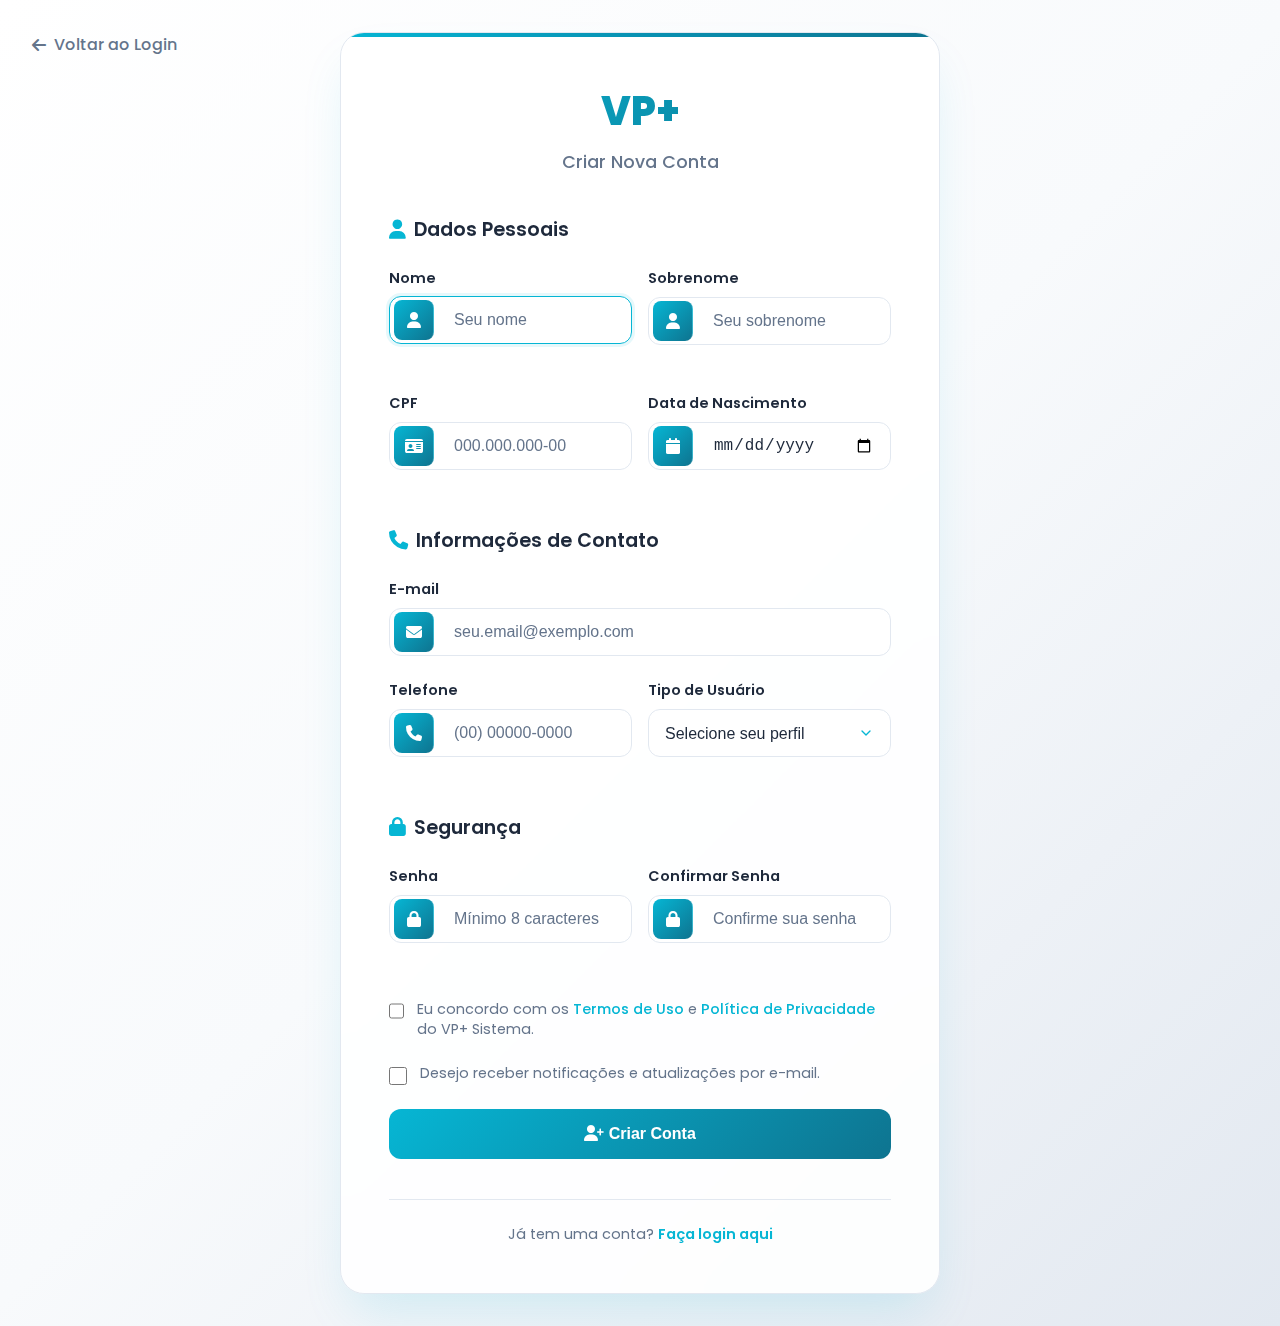
<file: cadastro.html>
<!DOCTYPE html>
<html lang="pt-BR">
<head>
    <meta charset="UTF-8">
    <meta name="viewport" content="width=device-width, initial-scale=1.0">
    <title>Cadastro - VP+ Sistema</title>
    <link href="https://fonts.googleapis.com/css2?family=Poppins:wght@300;400;500;600;700;800&family=JetBrains+Mono:wght@400;500;600&display=swap" rel="stylesheet">
    <link rel="stylesheet" href="https://cdnjs.cloudflare.com/ajax/libs/font-awesome/6.4.0/css/all.min.css">
    <style>
        :root {
            --primary-color: #06b6d4;
            --secondary-color: #0891b2;
            --accent-color: #0e7490;
            --success-color: #10b981;
            --warning-color: #f59e0b;
            --error-color: #ef4444;
            --dark-bg: #ffffff;
            --card-bg: #f8fafc;
            --text-primary: #1e293b;
            --text-secondary: #64748b;
            --border-color: #e2e8f0;
            --glass-bg: rgba(248, 250, 252, 0.8);
            --shadow-soft: 0 4px 6px -1px rgba(6, 182, 212, 0.1);
            --shadow-medium: 0 10px 15px -3px rgba(6, 182, 212, 0.1);
            --shadow-large: 0 25px 50px -12px rgba(6, 182, 212, 0.15);
        }

        * {
            margin: 0;
            padding: 0;
            box-sizing: border-box;
        }

        body {
            font-family: 'Poppins', sans-serif;
            background: linear-gradient(135deg, var(--dark-bg) 0%, #f8fafc 50%, #e2e8f0 100%);
            min-height: 100vh;
            color: var(--text-primary);
            overflow-x: hidden;
            display: flex;
            align-items: center;
            justify-content: center;
            padding: 2rem;
        }

        .register-container {
            background: rgba(255, 255, 255, 0.9);
            backdrop-filter: blur(20px);
            border: 1px solid var(--border-color);
            border-radius: 24px;
            padding: 3rem;
            width: 100%;
            max-width: 600px;
            box-shadow: var(--shadow-large);
            position: relative;
            overflow: hidden;
        }

        .register-container::before {
            content: '';
            position: absolute;
            top: 0;
            left: 0;
            right: 0;
            height: 4px;
            background: linear-gradient(90deg, var(--primary-color), var(--secondary-color), var(--accent-color));
        }

        .logo-section {
            text-align: center;
            margin-bottom: 2.5rem;
        }

        .logo-brand {
            font-weight: 800;
            font-size: 2.5rem;
            background: linear-gradient(135deg, var(--primary-color), var(--accent-color));
            -webkit-background-clip: text;
            -webkit-text-fill-color: transparent;
            background-clip: text;
            margin-bottom: 0.5rem;
        }

        .subtitle {
            color: var(--text-secondary);
            font-size: 1.1rem;
            font-weight: 500;
        }

        .form-section {
            margin-bottom: 2rem;
        }

        .section-title {
            font-size: 1.2rem;
            font-weight: 600;
            color: var(--text-primary);
            margin-bottom: 1.5rem;
            display: flex;
            align-items: center;
            gap: 0.5rem;
        }

        .section-title i {
            color: var(--primary-color);
        }

        .form-row {
            display: grid;
            grid-template-columns: 1fr 1fr;
            gap: 1rem;
            margin-bottom: 1.5rem;
        }

        .form-group {
            margin-bottom: 1.5rem;
        }

        .form-group label {
            display: block;
            margin-bottom: 0.5rem;
            color: var(--text-primary);
            font-weight: 600;
            font-size: 0.9rem;
        }

        .input-wrapper {
            position: relative;
            display: flex;
            align-items: center;
            background: rgba(255, 255, 255, 0.8);
            border: 1px solid var(--border-color);
            border-radius: 12px;
            backdrop-filter: blur(10px);
            transition: all 0.3s cubic-bezier(0.4, 0, 0.2, 1);
            overflow: hidden;
            height: 48px;
        }

        .input-wrapper:focus-within {
            border-color: var(--primary-color);
            box-shadow: 0 0 0 3px rgba(6, 182, 212, 0.1);
            transform: translateY(-1px);
        }

        .input-icon-container {
            width: 40px;
            height: 40px;
            background: linear-gradient(135deg, var(--primary-color), var(--accent-color));
            border-radius: 8px;
            display: flex;
            align-items: center;
            justify-content: center;
            margin: 4px;
            border-right: 1px solid rgba(255, 255, 255, 0.2);
        }

        .input-icon {
            color: white;
            font-size: 1rem;
        }

        .input-field-container {
            flex: 1;
            padding: 0 1rem;
        }

        .form-input {
            width: 100%;
            border: none;
            background: transparent;
            font-size: 1rem;
            font-weight: 500;
            color: var(--text-primary);
            outline: none;
            padding: 0.75rem 0;
        }

        .form-input::placeholder {
            color: var(--text-secondary);
            font-weight: 400;
        }

        .select-wrapper {
            position: relative;
        }

        .form-select {
            width: 100%;
            height: 48px;
            border: 1px solid var(--border-color);
            border-radius: 12px;
            background: rgba(255, 255, 255, 0.8);
            backdrop-filter: blur(10px);
            padding: 0 1rem;
            font-size: 1rem;
            font-weight: 500;
            color: var(--text-primary);
            outline: none;
            transition: all 0.3s ease;
            appearance: none;
            background-image: url("data:image/svg+xml;charset=UTF-8,%3csvg xmlns='http://www.w3.org/2000/svg' viewBox='0 0 24 24' fill='none' stroke='%2306b6d4' stroke-width='2' stroke-linecap='round' stroke-linejoin='round'%3e%3cpolyline points='6,9 12,15 18,9'%3e%3c/polyline%3e%3c/svg%3e");
            background-repeat: no-repeat;
            background-position: right 1rem center;
            background-size: 1rem;
        }

        .form-select:focus {
            border-color: var(--primary-color);
            box-shadow: 0 0 0 3px rgba(6, 182, 212, 0.1);
            transform: translateY(-1px);
        }

        .checkbox-group {
            display: flex;
            align-items: flex-start;
            gap: 0.8rem;
            margin-bottom: 1.5rem;
        }

        .checkbox-group input[type="checkbox"] {
            width: 18px;
            height: 18px;
            accent-color: var(--primary-color);
            margin-top: 0.2rem;
        }

        .checkbox-group label {
            font-size: 0.9rem;
            color: var(--text-secondary);
            line-height: 1.4;
            cursor: pointer;
        }

        .checkbox-group a {
            color: var(--primary-color);
            text-decoration: none;
            font-weight: 500;
        }

        .checkbox-group a:hover {
            text-decoration: underline;
        }

        .btn-register {
            width: 100%;
            padding: 1rem;
            background: linear-gradient(135deg, var(--primary-color), var(--accent-color));
            color: white;
            border: none;
            border-radius: 12px;
            font-size: 1rem;
            font-weight: 600;
            cursor: pointer;
            transition: all 0.3s cubic-bezier(0.4, 0, 0.2, 1);
            margin-bottom: 1rem;
            position: relative;
            overflow: hidden;
        }

        .btn-register::before {
            content: '';
            position: absolute;
            top: 0;
            left: -100%;
            width: 100%;
            height: 100%;
            background: linear-gradient(90deg, transparent, rgba(255, 255, 255, 0.2), transparent);
            transition: left 0.5s;
        }

        .btn-register:hover::before {
            left: 100%;
        }

        .btn-register:hover {
            transform: translateY(-2px);
            box-shadow: var(--shadow-medium);
        }

        .btn-register:disabled {
            opacity: 0.6;
            cursor: not-allowed;
            transform: none;
        }

        .error-message {
            background: rgba(239, 68, 68, 0.1);
            color: var(--error-color);
            padding: 1rem;
            border-radius: 12px;
            margin-bottom: 1rem;
            font-size: 0.9rem;
            display: none;
            border: 1px solid rgba(239, 68, 68, 0.2);
        }

        .success-message {
            background: rgba(16, 185, 129, 0.1);
            color: var(--success-color);
            padding: 1rem;
            border-radius: 12px;
            margin-bottom: 1rem;
            font-size: 0.9rem;
            display: none;
            border: 1px solid rgba(16, 185, 129, 0.2);
        }

        .back-link {
            position: absolute;
            top: 2rem;
            left: 2rem;
            color: var(--text-secondary);
            text-decoration: none;
            font-weight: 500;
            display: flex;
            align-items: center;
            gap: 0.5rem;
            transition: all 0.3s ease;
        }

        .back-link:hover {
            color: var(--primary-color);
            transform: translateX(-4px);
        }

        .loading {
            display: none;
            text-align: center;
            margin-top: 1rem;
        }

        .spinner {
            border: 3px solid rgba(6, 182, 212, 0.1);
            border-top: 3px solid var(--primary-color);
            border-radius: 50%;
            width: 30px;
            height: 30px;
            animation: spin 1s linear infinite;
            margin: 0 auto 0.5rem;
        }

        @keyframes spin {
            0% { transform: rotate(0deg); }
            100% { transform: rotate(360deg); }
        }

        .login-link {
            text-align: center;
            margin-top: 1.5rem;
            padding-top: 1.5rem;
            border-top: 1px solid var(--border-color);
        }

        .login-link p {
            color: var(--text-secondary);
            font-size: 0.9rem;
        }

        .login-link a {
            color: var(--primary-color);
            text-decoration: none;
            font-weight: 600;
        }

        .login-link a:hover {
            text-decoration: underline;
        }

        /* Responsividade */
        @media (max-width: 768px) {
            body {
                padding: 1rem;
            }

            .register-container {
                padding: 2rem 1.5rem;
                max-width: 100%;
            }

            .logo-brand {
                font-size: 2rem;
            }

            .form-row {
                grid-template-columns: 1fr;
            }

            .back-link {
                position: static;
                margin-bottom: 1rem;
                justify-content: center;
            }
        }

        @media (max-width: 480px) {
            .register-container {
                padding: 1.5rem 1rem;
                border-radius: 16px;
            }

            .logo-brand {
                font-size: 1.8rem;
            }

            .subtitle {
                font-size: 1rem;
            }

            .input-wrapper {
                height: 44px;
            }

            .input-icon-container {
                width: 36px;
                height: 36px;
            }

            .form-select {
                height: 44px;
            }
        }

        /* Password strength indicator */
        .password-strength {
            margin-top: 0.5rem;
            display: none;
        }

        .strength-bar {
            height: 4px;
            background: var(--border-color);
            border-radius: 2px;
            overflow: hidden;
            margin-bottom: 0.5rem;
        }

        .strength-fill {
            height: 100%;
            width: 0%;
            transition: all 0.3s ease;
            border-radius: 2px;
        }

        .strength-fill.weak {
            background: var(--error-color);
            width: 25%;
        }

        .strength-fill.fair {
            background: var(--warning-color);
            width: 50%;
        }

        .strength-fill.good {
            background: var(--primary-color);
            width: 75%;
        }

        .strength-fill.strong {
            background: var(--success-color);
            width: 100%;
        }

        .strength-text {
            font-size: 0.8rem;
            font-weight: 500;
        }

        .strength-text.weak {
            color: var(--error-color);
        }

        .strength-text.fair {
            color: var(--warning-color);
        }

        .strength-text.good {
            color: var(--primary-color);
        }

        .strength-text.strong {
            color: var(--success-color);
        }
    </style>
</head>
<body>
    <a href="login.html" class="back-link">
        <i class="fas fa-arrow-left"></i>
        Voltar ao Login
    </a>

    <div class="register-container">
        <div class="logo-section">
            <div class="logo-brand">VP+</div>
            <div class="subtitle">Criar Nova Conta</div>
        </div>

        <div class="error-message" id="error-message"></div>
        <div class="success-message" id="success-message"></div>

        <form id="register-form">
            <!-- Dados Pessoais -->
            <div class="form-section">
                <h3 class="section-title">
                    <i class="fas fa-user"></i>
                    Dados Pessoais
                </h3>
                
                <div class="form-row">
                    <div class="form-group">
                        <label for="firstName">Nome</label>
                        <div class="input-wrapper">
                            <div class="input-icon-container">
                                <i class="fas fa-user input-icon"></i>
                            </div>
                            <div class="input-field-container">
                                <input type="text" id="firstName" name="firstName" class="form-input" placeholder="Seu nome" required>
                            </div>
                        </div>
                    </div>
                    
                    <div class="form-group">
                        <label for="lastName">Sobrenome</label>
                        <div class="input-wrapper">
                            <div class="input-icon-container">
                                <i class="fas fa-user input-icon"></i>
                            </div>
                            <div class="input-field-container">
                                <input type="text" id="lastName" name="lastName" class="form-input" placeholder="Seu sobrenome" required>
                            </div>
                        </div>
                    </div>
                </div>

                <div class="form-row">
                    <div class="form-group">
                        <label for="cpf">CPF</label>
                        <div class="input-wrapper">
                            <div class="input-icon-container">
                                <i class="fas fa-id-card input-icon"></i>
                            </div>
                            <div class="input-field-container">
                                <input type="text" id="cpf" name="cpf" class="form-input" placeholder="000.000.000-00" maxlength="14" required>
                            </div>
                        </div>
                    </div>
                    
                    <div class="form-group">
                        <label for="birthDate">Data de Nascimento</label>
                        <div class="input-wrapper">
                            <div class="input-icon-container">
                                <i class="fas fa-calendar input-icon"></i>
                            </div>
                            <div class="input-field-container">
                                <input type="date" id="birthDate" name="birthDate" class="form-input" required>
                            </div>
                        </div>
                    </div>
                </div>
            </div>

            <!-- Contato -->
            <div class="form-section">
                <h3 class="section-title">
                    <i class="fas fa-phone"></i>
                    Informações de Contato
                </h3>
                
                <div class="form-group">
                    <label for="email">E-mail</label>
                    <div class="input-wrapper">
                        <div class="input-icon-container">
                            <i class="fas fa-envelope input-icon"></i>
                        </div>
                        <div class="input-field-container">
                            <input type="email" id="email" name="email" class="form-input" placeholder="seu.email@exemplo.com" required>
                        </div>
                    </div>
                </div>

                <div class="form-row">
                    <div class="form-group">
                        <label for="phone">Telefone</label>
                        <div class="input-wrapper">
                            <div class="input-icon-container">
                                <i class="fas fa-phone input-icon"></i>
                            </div>
                            <div class="input-field-container">
                                <input type="tel" id="phone" name="phone" class="form-input" placeholder="(00) 00000-0000" required>
                            </div>
                        </div>
                    </div>
                    
                    <div class="form-group">
                        <label for="userType">Tipo de Usuário</label>
                        <select id="userType" name="userType" class="form-select" required>
                            <option value="">Selecione seu perfil</option>
                            <option value="paciente">Paciente</option>
                            <option value="profissional">Profissional de Saúde</option>
                            <option value="admin">Administrador</option>
                        </select>
                    </div>
                </div>
            </div>

            <!-- Segurança -->
            <div class="form-section">
                <h3 class="section-title">
                    <i class="fas fa-lock"></i>
                    Segurança
                </h3>
                
                <div class="form-row">
                    <div class="form-group">
                        <label for="password">Senha</label>
                        <div class="input-wrapper">
                            <div class="input-icon-container">
                                <i class="fas fa-lock input-icon"></i>
                            </div>
                            <div class="input-field-container">
                                <input type="password" id="password" name="password" class="form-input" placeholder="Mínimo 8 caracteres" required>
                            </div>
                        </div>
                        <div class="password-strength" id="password-strength">
                            <div class="strength-bar">
                                <div class="strength-fill" id="strength-fill"></div>
                            </div>
                            <div class="strength-text" id="strength-text">Digite uma senha</div>
                        </div>
                    </div>
                    
                    <div class="form-group">
                        <label for="confirmPassword">Confirmar Senha</label>
                        <div class="input-wrapper">
                            <div class="input-icon-container">
                                <i class="fas fa-lock input-icon"></i>
                            </div>
                            <div class="input-field-container">
                                <input type="password" id="confirmPassword" name="confirmPassword" class="form-input" placeholder="Confirme sua senha" required>
                            </div>
                        </div>
                    </div>
                </div>
            </div>

            <!-- Termos -->
            <div class="checkbox-group">
                <input type="checkbox" id="terms" name="terms" required>
                <label for="terms">
                    Eu concordo com os <a href="#" target="_blank">Termos de Uso</a> e <a href="#" target="_blank">Política de Privacidade</a> do VP+ Sistema.
                </label>
            </div>

            <div class="checkbox-group">
                <input type="checkbox" id="newsletter" name="newsletter">
                <label for="newsletter">
                    Desejo receber notificações e atualizações por e-mail.
                </label>
            </div>

            <button type="submit" class="btn-register" id="btn-register">
                <i class="fas fa-user-plus"></i>
                Criar Conta
            </button>
        </form>

        <div class="loading" id="loading">
            <div class="spinner"></div>
            <div>Criando sua conta...</div>
        </div>

        <div class="login-link">
            <p>Já tem uma conta? <a href="login.html">Faça login aqui</a></p>
        </div>
    </div>

    <script>
        // Função para mostrar mensagens
        function showMessage(type, message) {
            const errorDiv = document.getElementById('error-message');
            const successDiv = document.getElementById('success-message');
            
            errorDiv.style.display = 'none';
            successDiv.style.display = 'none';
            
            if (type === 'error') {
                errorDiv.textContent = message;
                errorDiv.style.display = 'block';
            } else if (type === 'success') {
                successDiv.textContent = message;
                successDiv.style.display = 'block';
            }
        }

        // Função para mostrar/esconder loading
        function toggleLoading(show) {
            const loading = document.getElementById('loading');
            const btnRegister = document.getElementById('btn-register');
            
            if (show) {
                loading.style.display = 'block';
                btnRegister.disabled = true;
                btnRegister.innerHTML = '<i class="fas fa-spinner fa-spin"></i> Criando conta...';
            } else {
                loading.style.display = 'none';
                btnRegister.disabled = false;
                btnRegister.innerHTML = '<i class="fas fa-user-plus"></i> Criar Conta';
            }
        }

        // Função para validar CPF
        function validateCPF(cpf) {
            cpf = cpf.replace(/[^\d]/g, '');
            if (cpf.length !== 11) return false;
            
            // Verificar se todos os dígitos são iguais
            if (/^(\d)\1{10}$/.test(cpf)) return false;
            
            // Validar dígitos verificadores
            let sum = 0;
            for (let i = 0; i < 9; i++) {
                sum += parseInt(cpf.charAt(i)) * (10 - i);
            }
            let remainder = (sum * 10) % 11;
            if (remainder === 10 || remainder === 11) remainder = 0;
            if (remainder !== parseInt(cpf.charAt(9))) return false;
            
            sum = 0;
            for (let i = 0; i < 10; i++) {
                sum += parseInt(cpf.charAt(i)) * (11 - i);
            }
            remainder = (sum * 10) % 11;
            if (remainder === 10 || remainder === 11) remainder = 0;
            if (remainder !== parseInt(cpf.charAt(10))) return false;
            
            return true;
        }

        // Função para formatar CPF
        function formatCPF(value) {
            return value
                .replace(/\D/g, '')
                .replace(/(\d{3})(\d)/, '$1.$2')
                .replace(/(\d{3})(\d)/, '$1.$2')
                .replace(/(\d{3})(\d{1,2})/, '$1-$2')
                .replace(/(-\d{2})\d+?$/, '$1');
        }

        // Função para formatar telefone
        function formatPhone(value) {
            return value
                .replace(/\D/g, '')
                .replace(/(\d{2})(\d)/, '($1) $2')
                .replace(/(\d{5})(\d)/, '$1-$2')
                .replace(/(-\d{4})\d+?$/, '$1');
        }

        // Função para verificar força da senha
        function checkPasswordStrength(password) {
            const strengthDiv = document.getElementById('password-strength');
            const strengthFill = document.getElementById('strength-fill');
            const strengthText = document.getElementById('strength-text');
            
            if (password.length === 0) {
                strengthDiv.style.display = 'none';
                return;
            }
            
            strengthDiv.style.display = 'block';
            
            let score = 0;
            let feedback = '';
            
            if (password.length >= 8) score++;
            if (/[a-z]/.test(password)) score++;
            if (/[A-Z]/.test(password)) score++;
            if (/[0-9]/.test(password)) score++;
            if (/[^A-Za-z0-9]/.test(password)) score++;
            
            if (score < 2) {
                strengthFill.className = 'strength-fill weak';
                strengthText.className = 'strength-text weak';
                strengthText.textContent = 'Senha fraca';
            } else if (score < 3) {
                strengthFill.className = 'strength-fill fair';
                strengthText.className = 'strength-text fair';
                strengthText.textContent = 'Senha razoável';
            } else if (score < 4) {
                strengthFill.className = 'strength-fill good';
                strengthText.className = 'strength-text good';
                strengthText.textContent = 'Senha boa';
            } else {
                strengthFill.className = 'strength-fill strong';
                strengthText.className = 'strength-text strong';
                strengthText.textContent = 'Senha forte';
            }
        }

        // Event listeners
        document.getElementById('cpf').addEventListener('input', function(e) {
            e.target.value = formatCPF(e.target.value);
        });

        document.getElementById('phone').addEventListener('input', function(e) {
            e.target.value = formatPhone(e.target.value);
        });

        document.getElementById('password').addEventListener('input', function(e) {
            checkPasswordStrength(e.target.value);
        });

        // Validação do formulário
        document.getElementById('register-form').addEventListener('submit', function(e) {
            e.preventDefault();
            
            const formData = new FormData(this);
            const data = Object.fromEntries(formData);
            
            // Validações
            if (!data.firstName || !data.lastName) {
                showMessage('error', 'Por favor, preencha seu nome completo.');
                return;
            }
            
            if (!validateCPF(data.cpf)) {
                showMessage('error', 'Por favor, digite um CPF válido.');
                return;
            }
            
            if (!data.birthDate) {
                showMessage('error', 'Por favor, selecione sua data de nascimento.');
                return;
            }
            
            // Verificar se é maior de idade
            const birthDate = new Date(data.birthDate);
            const today = new Date();
            const age = today.getFullYear() - birthDate.getFullYear();
            if (age < 18) {
                showMessage('error', 'Você deve ser maior de 18 anos para se cadastrar.');
                return;
            }
            
            if (!data.email) {
                showMessage('error', 'Por favor, digite seu e-mail.');
                return;
            }
            
            const emailRegex = /^[^\s@]+@[^\s@]+\.[^\s@]+$/;
            if (!emailRegex.test(data.email)) {
                showMessage('error', 'Por favor, digite um e-mail válido.');
                return;
            }
            
            if (!data.phone) {
                showMessage('error', 'Por favor, digite seu telefone.');
                return;
            }
            
            if (!data.userType) {
                showMessage('error', 'Por favor, selecione seu tipo de usuário.');
                return;
            }
            
            if (!data.password || data.password.length < 8) {
                showMessage('error', 'A senha deve ter pelo menos 8 caracteres.');
                return;
            }
            
            if (data.password !== data.confirmPassword) {
                showMessage('error', 'As senhas não coincidem.');
                return;
            }
            
            if (!data.terms) {
                showMessage('error', 'Você deve aceitar os termos de uso.');
                return;
            }
            
            // Simular criação da conta
            showMessage('success', 'Conta criada com sucesso! Redirecionando para o login...');
            toggleLoading(true);
            
            setTimeout(() => {
                window.location.href = 'login.html';
            }, 2000);
        });

        // Adicionar efeitos de hover nos inputs
        document.querySelectorAll('.input-wrapper').forEach(wrapper => {
            wrapper.addEventListener('mouseenter', function() {
                this.style.transform = 'translateY(-1px)';
            });
            
            wrapper.addEventListener('mouseleave', function() {
                if (!this.querySelector('.form-input:focus')) {
                    this.style.transform = 'translateY(0)';
                }
            });
        });

        // Auto-focus no primeiro campo
        document.getElementById('firstName').focus();
    </script>
</body>
</html>
</file>
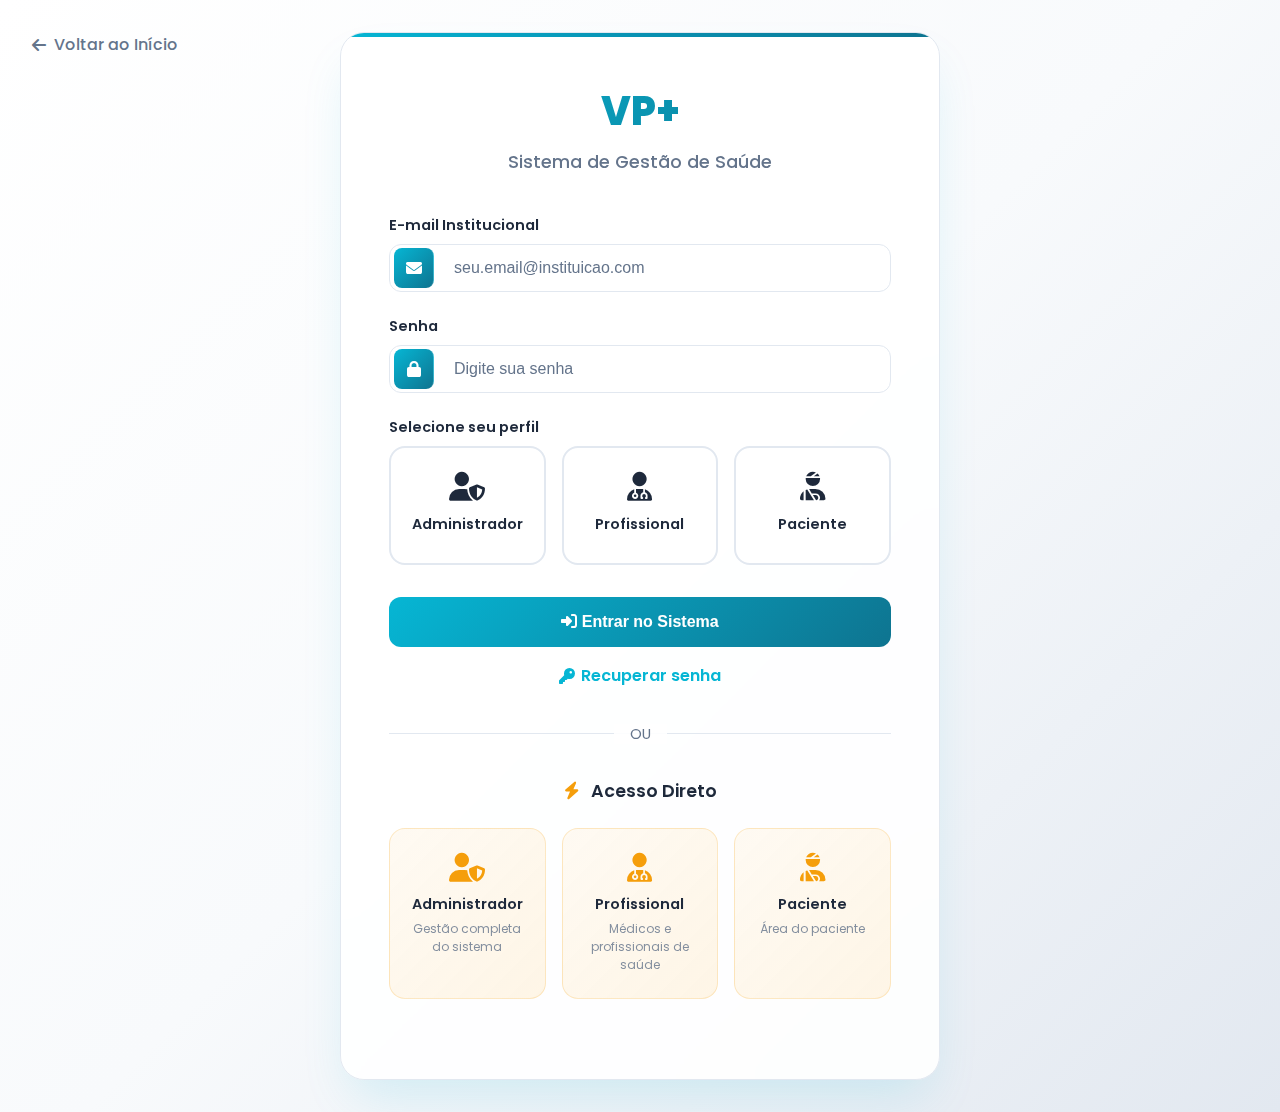
<file: login.html>
<!DOCTYPE html>
<html lang="pt-BR">
<head>
    <meta charset="UTF-8">
    <meta name="viewport" content="width=device-width, initial-scale=1.0">
    <title>Login - VP+ Sistema</title>
    <link href="https://fonts.googleapis.com/css2?family=Poppins:wght@300;400;500;600;700;800&family=JetBrains+Mono:wght@400;500;600&display=swap" rel="stylesheet">
    <link rel="stylesheet" href="https://cdnjs.cloudflare.com/ajax/libs/font-awesome/6.4.0/css/all.min.css">
    <style>
        :root {
            --primary-color: #06b6d4;
            --secondary-color: #0891b2;
            --accent-color: #0e7490;
            --success-color: #10b981;
            --warning-color: #f59e0b;
            --error-color: #ef4444;
            --dark-bg: #ffffff;
            --card-bg: #f8fafc;
            --text-primary: #1e293b;
            --text-secondary: #64748b;
            --border-color: #e2e8f0;
            --glass-bg: rgba(248, 250, 252, 0.8);
            --shadow-soft: 0 4px 6px -1px rgba(6, 182, 212, 0.1);
            --shadow-medium: 0 10px 15px -3px rgba(6, 182, 212, 0.1);
            --shadow-large: 0 25px 50px -12px rgba(6, 182, 212, 0.15);
        }

        * {
            margin: 0;
            padding: 0;
            box-sizing: border-box;
        }

        body {
            font-family: 'Poppins', sans-serif;
            background: linear-gradient(135deg, var(--dark-bg) 0%, #f8fafc 50%, #e2e8f0 100%);
            min-height: 100vh;
            color: var(--text-primary);
            overflow-x: hidden;
            display: flex;
            align-items: center;
            justify-content: center;
            padding: 2rem;
        }

        .login-container {
            background: rgba(255, 255, 255, 0.9);
            backdrop-filter: blur(20px);
            border: 1px solid var(--border-color);
            border-radius: 24px;
            padding: 3rem;
            width: 100%;
            max-width: 600px;
            box-shadow: var(--shadow-large);
            position: relative;
            overflow: hidden;
        }

        .login-container::before {
            content: '';
            position: absolute;
            top: 0;
            left: 0;
            right: 0;
            height: 4px;
            background: linear-gradient(90deg, var(--primary-color), var(--secondary-color), var(--accent-color));
        }

        .logo-section {
            text-align: center;
            margin-bottom: 2.5rem;
        }

        .logo-brand {
            font-weight: 800;
            font-size: 2.5rem;
            background: linear-gradient(135deg, var(--primary-color), var(--accent-color));
            -webkit-background-clip: text;
            -webkit-text-fill-color: transparent;
            background-clip: text;
            margin-bottom: 0.5rem;
        }

        .subtitle {
            color: var(--text-secondary);
            font-size: 1.1rem;
            font-weight: 500;
        }

        .form-group {
            margin-bottom: 1.5rem;
        }

        .form-group label {
            display: block;
            margin-bottom: 0.5rem;
            color: var(--text-primary);
            font-weight: 600;
            font-size: 0.9rem;
        }

        .input-wrapper {
            position: relative;
            display: flex;
            align-items: center;
            background: rgba(255, 255, 255, 0.8);
            border: 1px solid var(--border-color);
            border-radius: 12px;
            backdrop-filter: blur(10px);
            transition: all 0.3s cubic-bezier(0.4, 0, 0.2, 1);
            overflow: hidden;
            height: 48px;
        }

        .input-wrapper:focus-within {
            border-color: var(--primary-color);
            box-shadow: 0 0 0 3px rgba(6, 182, 212, 0.1);
            transform: translateY(-1px);
        }

        .input-icon-container {
            width: 40px;
            height: 40px;
            background: linear-gradient(135deg, var(--primary-color), var(--accent-color));
            border-radius: 8px;
            display: flex;
            align-items: center;
            justify-content: center;
            margin: 4px;
            border-right: 1px solid rgba(255, 255, 255, 0.2);
        }

        .input-icon {
            color: white;
            font-size: 1rem;
        }

        .input-field-container {
            flex: 1;
            padding: 0 1rem;
        }

        .form-input {
            width: 100%;
            border: none;
            background: transparent;
            font-size: 1rem;
            font-weight: 500;
            color: var(--text-primary);
            outline: none;
            padding: 0.75rem 0;
        }

        .form-input::placeholder {
            color: var(--text-secondary);
            font-weight: 400;
        }

        .perfil-selector {
            margin-bottom: 2rem;
        }

        .perfil-options {
            display: grid;
            grid-template-columns: repeat(3, 1fr);
            gap: 1rem;
            margin-top: 0.5rem;
        }

        .perfil-option {
            padding: 1.5rem 1rem;
            border: 2px solid var(--border-color);
            border-radius: 16px;
            text-align: center;
            cursor: pointer;
            transition: all 0.3s cubic-bezier(0.4, 0, 0.2, 1);
            background: rgba(255, 255, 255, 0.8);
            backdrop-filter: blur(10px);
            position: relative;
            overflow: hidden;
        }

        .perfil-option::before {
            content: '';
            position: absolute;
            top: 0;
            left: -100%;
            width: 100%;
            height: 100%;
            background: linear-gradient(90deg, transparent, rgba(255, 255, 255, 0.4), transparent);
            transition: left 0.5s;
        }

        .perfil-option:hover::before {
            left: 100%;
        }

        .perfil-option:hover {
            border-color: var(--primary-color);
            transform: translateY(-4px);
            box-shadow: var(--shadow-medium);
        }

        .perfil-option.selected {
            border-color: var(--primary-color);
            background: linear-gradient(135deg, var(--primary-color), var(--accent-color));
            color: white;
            transform: translateY(-2px);
            box-shadow: var(--shadow-medium);
        }

        .perfil-option i {
            font-size: 1.8rem;
            margin-bottom: 0.8rem;
            display: block;
        }

        .perfil-option span {
            font-size: 0.9rem;
            font-weight: 600;
            display: block;
            margin-bottom: 0.3rem;
        }

        .perfil-option small {
            font-size: 0.75rem;
            color: var(--text-secondary);
            font-weight: 400;
            display: block;
            opacity: 0.8;
        }

        .perfil-option.direct-access {
            background: linear-gradient(135deg, rgba(245, 158, 11, 0.05), rgba(245, 158, 11, 0.1));
            border: 1px solid rgba(245, 158, 11, 0.2);
            cursor: pointer;
            transition: all 0.3s ease;
        }

        .perfil-option.direct-access:hover {
            background: linear-gradient(135deg, rgba(245, 158, 11, 0.1), rgba(245, 158, 11, 0.2));
            border-color: var(--warning-color);
            transform: translateY(-2px);
            box-shadow: var(--shadow-medium);
        }

        .perfil-option.direct-access i {
            color: var(--warning-color);
        }

        .btn-login {
            width: 100%;
            padding: 1rem;
            background: linear-gradient(135deg, var(--primary-color), var(--accent-color));
            color: white;
            border: none;
            border-radius: 12px;
            font-size: 1rem;
            font-weight: 600;
            cursor: pointer;
            transition: all 0.3s cubic-bezier(0.4, 0, 0.2, 1);
            margin-bottom: 1rem;
            position: relative;
            overflow: hidden;
        }

        .btn-login::before {
            content: '';
            position: absolute;
            top: 0;
            left: -100%;
            width: 100%;
            height: 100%;
            background: linear-gradient(90deg, transparent, rgba(255, 255, 255, 0.2), transparent);
            transition: left 0.5s;
        }

        .btn-login:hover::before {
            left: 100%;
        }

        .btn-login:hover {
            transform: translateY(-2px);
            box-shadow: var(--shadow-medium);
        }

        .btn-login:disabled {
            opacity: 0.6;
            cursor: not-allowed;
            transform: none;
        }

        .forgot-link {
            text-align: center;
            margin-bottom: 1rem;
        }

        .forgot-link a {
            color: var(--primary-color);
            text-decoration: none;
            font-weight: 600;
            display: inline-flex;
            align-items: center;
            gap: 0.4rem;
        }

        .forgot-link a:hover {
            color: var(--accent-color);
            text-decoration: underline;
        }

        .error-message {
            background: rgba(239, 68, 68, 0.1);
            color: var(--error-color);
            padding: 1rem;
            border-radius: 12px;
            margin-bottom: 1rem;
            font-size: 0.9rem;
            display: none;
            border: 1px solid rgba(239, 68, 68, 0.2);
        }

        .success-message {
            background: rgba(16, 185, 129, 0.1);
            color: var(--success-color);
            padding: 1rem;
            border-radius: 12px;
            margin-bottom: 1rem;
            font-size: 0.9rem;
            display: none;
            border: 1px solid rgba(16, 185, 129, 0.2);
        }

        .demo-credentials {
            background: rgba(248, 250, 252, 0.8);
            border: 1px solid var(--border-color);
            border-radius: 16px;
            padding: 1.5rem;
            margin-top: 1.5rem;
            backdrop-filter: blur(10px);
        }

        .demo-credentials h4 {
            color: var(--text-primary);
            font-size: 1rem;
            margin-bottom: 1rem;
            font-weight: 600;
            display: flex;
            align-items: center;
            gap: 0.5rem;
        }

        .demo-credentials h4 i {
            color: var(--primary-color);
        }

        .credential-item {
            display: flex;
            justify-content: space-between;
            align-items: center;
            margin-bottom: 0.8rem;
            font-size: 0.85rem;
            padding: 0.5rem;
            border-radius: 8px;
            transition: all 0.3s ease;
        }

        .credential-item:hover {
            background: rgba(6, 182, 212, 0.05);
        }

        .credential-item:last-child {
            margin-bottom: 0;
        }

        .credential-label {
            color: var(--text-secondary);
            font-weight: 500;
        }

        .credential-value {
            color: var(--text-primary);
            font-weight: 600;
            font-family: 'JetBrains Mono', monospace;
            background: rgba(6, 182, 212, 0.1);
            padding: 0.25rem 0.5rem;
            border-radius: 6px;
            font-size: 0.8rem;
        }

        .loading {
            display: none;
            text-align: center;
            margin-top: 1rem;
        }

        .spinner {
            border: 3px solid rgba(6, 182, 212, 0.1);
            border-top: 3px solid var(--primary-color);
            border-radius: 50%;
            width: 30px;
            height: 30px;
            animation: spin 1s linear infinite;
            margin: 0 auto 0.5rem;
        }

        @keyframes spin {
            0% { transform: rotate(0deg); }
            100% { transform: rotate(360deg); }
        }

        .back-link {
            position: absolute;
            top: 2rem;
            left: 2rem;
            color: var(--text-secondary);
            text-decoration: none;
            font-weight: 500;
            display: flex;
            align-items: center;
            gap: 0.5rem;
            transition: all 0.3s ease;
        }

        .back-link:hover {
            color: var(--primary-color);
            transform: translateX(-4px);
        }

        /* Responsividade */
        @media (max-width: 768px) {
            body {
                padding: 1rem;
            }

            .login-container {
                padding: 2rem 1.5rem;
                max-width: 100%;
            }

            .logo-brand {
                font-size: 2rem;
            }

            .perfil-options {
                grid-template-columns: 1fr;
                gap: 0.8rem;
            }

            .perfil-option {
                padding: 1rem;
            }

            .back-link {
                position: static;
                margin-bottom: 1rem;
                justify-content: center;
            }
        }

        @media (max-width: 480px) {
            .login-container {
                padding: 1.5rem 1rem;
                border-radius: 16px;
            }

            .logo-brand {
                font-size: 1.8rem;
            }

            .subtitle {
                font-size: 1rem;
            }

            .input-wrapper {
                height: 44px;
            }

            .input-icon-container {
                width: 36px;
                height: 36px;
            }

            .perfil-option i {
                font-size: 1.5rem;
            }

            .credential-item {
                flex-direction: column;
                align-items: flex-start;
                gap: 0.3rem;
            }
        }
    </style>
</head>
<body>
    <a href="index.html" class="back-link">
        <i class="fas fa-arrow-left"></i>
        Voltar ao Início
    </a>

    <div class="login-container">
        <div class="logo-section">
            <div class="logo-brand">VP+</div>
            <div class="subtitle">Sistema de Gestão de Saúde</div>
        </div>

        <div class="error-message" id="error-message"></div>
        <div class="success-message" id="success-message"></div>

        <form id="login-form">
            <div class="form-group">
                <label for="email">E-mail Institucional</label>
                <div class="input-wrapper">
                    <div class="input-icon-container">
                        <i class="fas fa-envelope input-icon"></i>
                    </div>
                    <div class="input-field-container">
                        <input type="email" id="email" name="email" class="form-input" placeholder="seu.email@instituicao.com" required>
                    </div>
                </div>
            </div>

            <div class="form-group">
                <label for="password">Senha</label>
                <div class="input-wrapper">
                    <div class="input-icon-container">
                        <i class="fas fa-lock input-icon"></i>
                    </div>
                    <div class="input-field-container">
                        <input type="password" id="password" name="password" class="form-input" placeholder="Digite sua senha" required>
                    </div>
                </div>
            </div>

            <div class="form-group perfil-selector">
                <label>Selecione seu perfil</label>
                <div class="perfil-options">
                    <div class="perfil-option" data-perfil="admin">
                        <i class="fas fa-user-shield"></i>
                        <span>Administrador</span>
                    </div>
                    <div class="perfil-option" data-perfil="profissional">
                        <i class="fas fa-user-md"></i>
                        <span>Profissional</span>
                    </div>
                    <div class="perfil-option" data-perfil="paciente">
                        <i class="fas fa-user-injured"></i>
                        <span>Paciente</span>
                    </div>
                </div>
            </div>

            <button type="submit" class="btn-login" id="btn-login">
                <i class="fas fa-sign-in-alt"></i>
                Entrar no Sistema
            </button>
            <div class="forgot-link">
                <a href="recuperacao.html">
                    <i class="fas fa-key"></i>
                    Recuperar senha
                </a>
            </div>
        </form>

        <!-- Acesso Direto -->
        <div class="divider" style="margin: 2rem 0; text-align: center; position: relative;">
            <span style="background: rgba(255, 255, 255, 0.9); padding: 0 1rem; color: var(--text-secondary); font-size: 0.9rem;">OU</span>
            <div style="position: absolute; top: 50%; left: 0; right: 0; height: 1px; background: var(--border-color); z-index: -1;"></div>
        </div>

        <div class="perfil-selector">
            <h3 style="text-align: center; margin-bottom: 1.5rem; color: var(--text-primary); font-weight: 600; font-size: 1.1rem;">
                <i class="fas fa-bolt" style="margin-right: 0.5rem; color: var(--warning-color);"></i>
                Acesso Direto
            </h3>
            
            <div class="perfil-options">
                <div class="perfil-option direct-access" data-perfil="admin">
                    <i class="fas fa-user-shield"></i>
                    <span>Administrador</span>
                    <small>Gestão completa do sistema</small>
                </div>
                <div class="perfil-option direct-access" data-perfil="profissional">
                    <i class="fas fa-user-md"></i>
                    <span>Profissional</span>
                    <small>Médicos e profissionais de saúde</small>
                </div>
                <div class="perfil-option direct-access" data-perfil="paciente">
                    <i class="fas fa-user-injured"></i>
                    <span>Paciente</span>
                    <small>Área do paciente</small>
                </div>
            </div>
        </div>

        <div class="loading" id="loading">
            <div class="spinner"></div>
            <div>Entrando no sistema...</div>
        </div>

    </div>

    <script>
        // Credenciais de demonstração
        const credentials = {
            'admin@vidplus.com': { password: 'admin123', perfil: 'admin' },
            'prof@vidplus.com': { password: 'prof123', perfil: 'profissional' },
            'paciente@vidplus.com': { password: 'paciente123', perfil: 'paciente' }
        };

        // URLs dos painéis
        const painelUrls = {
            'admin': 'admin.html',
            'profissional': 'medico.html',
            'paciente': 'paciente.html'
        };

        let selectedPerfil = null;

        // Seleção de perfil (formulário de login)
        document.querySelectorAll('.perfil-option:not(.direct-access)').forEach(option => {
            option.addEventListener('click', function() {
                document.querySelectorAll('.perfil-option:not(.direct-access)').forEach(opt => opt.classList.remove('selected'));
                this.classList.add('selected');
                selectedPerfil = this.dataset.perfil;
            });
        });

        // Acesso direto (botões de acesso rápido)
        document.querySelectorAll('.perfil-option.direct-access').forEach(option => {
            option.addEventListener('click', function() {
                const perfil = this.dataset.perfil;
                const url = painelUrls[perfil];
                
                // Mostrar mensagem de redirecionamento
                showMessage('success', `Redirecionando para o painel ${perfil}...`);
                
                // Redirecionar após um breve delay
                setTimeout(() => {
                    window.location.href = url;
                }, 800);
            });
        });

        // Função para mostrar mensagens
        function showMessage(type, message) {
            const errorDiv = document.getElementById('error-message');
            const successDiv = document.getElementById('success-message');
            
            errorDiv.style.display = 'none';
            successDiv.style.display = 'none';
            
            if (type === 'error') {
                errorDiv.textContent = message;
                errorDiv.style.display = 'block';
            } else if (type === 'success') {
                successDiv.textContent = message;
                successDiv.style.display = 'block';
            }
        }


        // Validação do formulário
        document.getElementById('login-form').addEventListener('submit', function(e) {
            e.preventDefault();
            
            const email = document.getElementById('email').value.trim();
            const password = document.getElementById('password').value;
            
            // Validações básicas
            if (!email || !password) {
                showMessage('error', 'Por favor, preencha todos os campos.');
                return;
            }
            
            if (!selectedPerfil) {
                showMessage('error', 'Por favor, selecione um perfil.');
                return;
            }
            
            // Verificar credenciais
            if (credentials[email]) {
                const userCred = credentials[email];
                
                if (userCred.password === password && userCred.perfil === selectedPerfil) {
                    showMessage('success', 'Login realizado com sucesso! Redirecionando...');
                    toggleLoading(true);
                    
                    // Simular delay de carregamento
                    setTimeout(() => {
                        window.location.href = painelUrls[selectedPerfil];
                    }, 1500);
                } else {
                    showMessage('error', 'Email, senha ou perfil incorretos.');
                }
            } else {
                showMessage('error', 'Credenciais inválidas. Use as credenciais de demonstração.');
            }
        });

        // Função para mostrar/esconder loading
        function toggleLoading(show) {
            const loading = document.getElementById('loading');
            const btnLogin = document.getElementById('btn-login');
            
            if (show) {
                loading.style.display = 'block';
                btnLogin.disabled = true;
                btnLogin.innerHTML = '<i class="fas fa-spinner fa-spin"></i> Entrando...';
            } else {
                loading.style.display = 'none';
                btnLogin.disabled = false;
                btnLogin.innerHTML = '<i class="fas fa-sign-in-alt"></i> Entrar no Sistema';
            }
        }

        // Auto-preenchimento para demonstração
        document.addEventListener('DOMContentLoaded', function() {
            // Adicionar listeners para auto-seleção de perfil baseado no email
            document.getElementById('email').addEventListener('input', function() {
                const email = this.value.trim();
                if (credentials[email]) {
                    const perfil = credentials[email].perfil;
                    document.querySelectorAll('.perfil-option:not(.direct-access)').forEach(opt => {
                        opt.classList.remove('selected');
                        if (opt.dataset.perfil === perfil) {
                            opt.classList.add('selected');
                            selectedPerfil = perfil;
                        }
                    });
                }
            });
        });

        // Adicionar efeitos de hover nos inputs
        document.querySelectorAll('.input-wrapper').forEach(wrapper => {
            wrapper.addEventListener('mouseenter', function() {
                this.style.transform = 'translateY(-1px)';
            });
            
            wrapper.addEventListener('mouseleave', function() {
                if (!this.querySelector('.form-input:focus')) {
                    this.style.transform = 'translateY(0)';
                }
            });
        });

        // Adicionar efeitos de hover nos cards de perfil
        document.querySelectorAll('.perfil-option').forEach(option => {
            option.addEventListener('mouseenter', function() {
                if (!this.classList.contains('selected')) {
                    this.style.transform = 'translateY(-2px)';
                }
            });
            
            option.addEventListener('mouseleave', function() {
                if (!this.classList.contains('selected')) {
                    this.style.transform = 'translateY(0)';
                }
            });
        });
    </script>
</body>
</html>
</file>
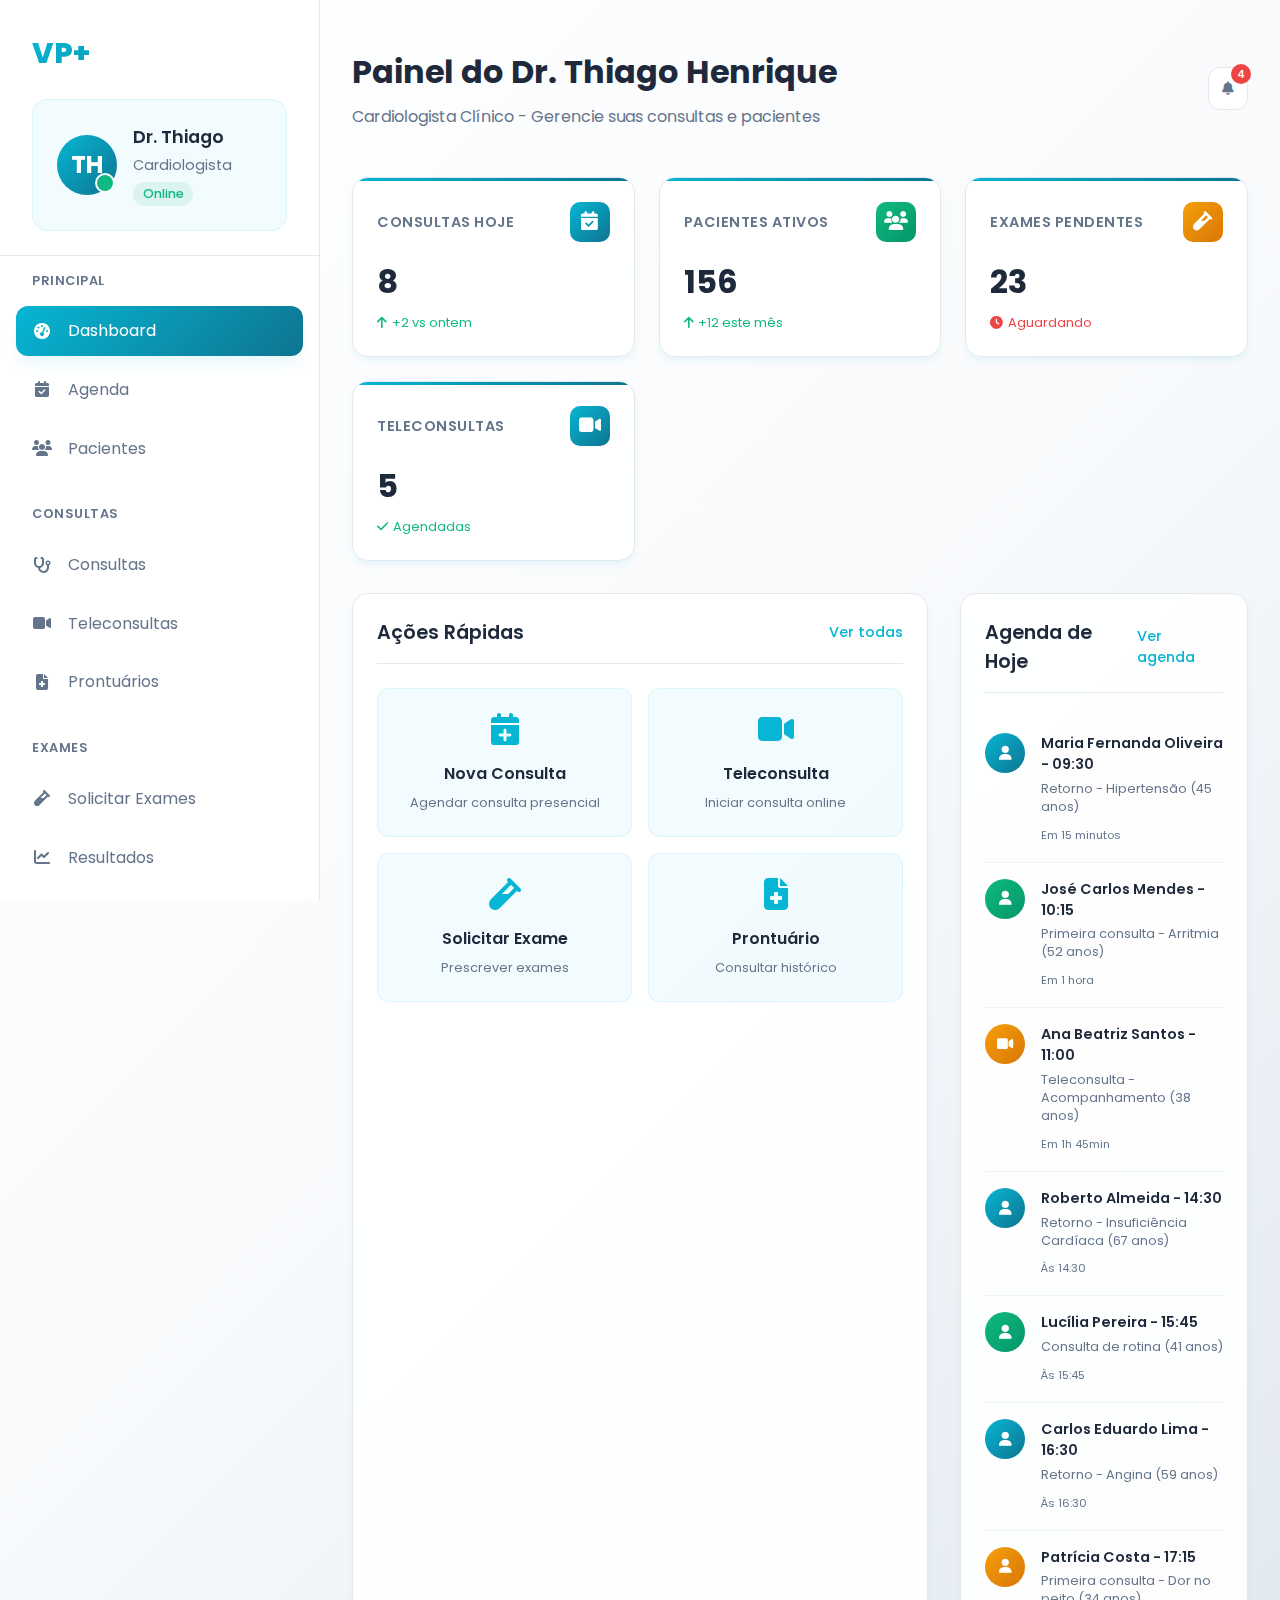
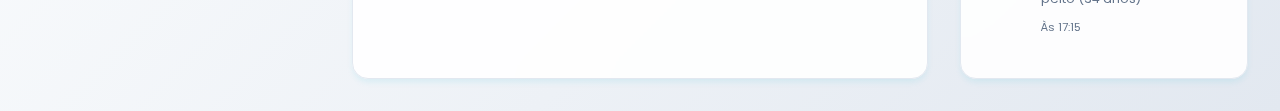
<file: medico.html>
<!DOCTYPE html>
<html lang="pt-BR">
<head>
    <meta charset="UTF-8">
    <meta name="viewport" content="width=device-width, initial-scale=1.0">
    <title>Painel do Dr. Thiago Henrique - VP+ Sistema</title>
    <link href="https://fonts.googleapis.com/css2?family=Poppins:wght@300;400;500;600;700;800&family=JetBrains+Mono:wght@400;500;600&display=swap" rel="stylesheet">
    <link rel="stylesheet" href="https://cdnjs.cloudflare.com/ajax/libs/font-awesome/6.4.0/css/all.min.css">
    <style>
        :root {
            --primary-color: #06b6d4;
            --secondary-color: #0891b2;
            --accent-color: #0e7490;
            --success-color: #10b981;
            --warning-color: #f59e0b;
            --error-color: #ef4444;
            --dark-bg: #ffffff;
            --card-bg: #f8fafc;
            --text-primary: #1e293b;
            --text-secondary: #64748b;
            --border-color: #e2e8f0;
            --glass-bg: rgba(248, 250, 252, 0.8);
            --shadow-soft: 0 4px 6px -1px rgba(6, 182, 212, 0.1);
            --shadow-medium: 0 10px 15px -3px rgba(6, 182, 212, 0.1);
            --shadow-large: 0 25px 50px -12px rgba(6, 182, 212, 0.15);
        }

        * {
            margin: 0;
            padding: 0;
            box-sizing: border-box;
        }

        body {
            font-family: 'Poppins', sans-serif;
            background: linear-gradient(135deg, var(--dark-bg) 0%, #f8fafc 50%, #e2e8f0 100%);
            min-height: 100vh;
            color: var(--text-primary);
            overflow-x: hidden;
        }

        .dashboard-container {
            display: flex;
            min-height: 100vh;
        }

        /* Sidebar */
        .sidebar {
            width: 320px;
            background: rgba(255, 255, 255, 0.9);
            backdrop-filter: blur(20px);
            border-right: 1px solid var(--border-color);
            padding: 2rem 0;
            position: fixed;
            height: 100vh;
            overflow-y: auto;
            z-index: 1000;
        }

        .sidebar-header {
            padding: 0 2rem 1.5rem;
            border-bottom: 1px solid var(--border-color);
            margin-bottom: 1rem;
        }

        .logo-brand {
            font-weight: 800;
            font-size: 1.8rem;
            background: linear-gradient(135deg, var(--primary-color), var(--accent-color));
            -webkit-background-clip: text;
            -webkit-text-fill-color: transparent;
            background-clip: text;
            margin-bottom: 1.5rem;
        }

        .user-profile {
            display: flex;
            align-items: center;
            gap: 1rem;
            padding: 1.5rem;
            background: rgba(6, 182, 212, 0.05);
            border-radius: 16px;
            border: 1px solid rgba(6, 182, 212, 0.1);
        }

        .user-avatar {
            width: 60px;
            height: 60px;
            border-radius: 50%;
            background: linear-gradient(135deg, var(--primary-color), var(--accent-color));
            display: flex;
            align-items: center;
            justify-content: center;
            color: white;
            font-weight: 700;
            font-size: 1.5rem;
            position: relative;
        }

        .user-avatar::after {
            content: '';
            position: absolute;
            bottom: 2px;
            right: 2px;
            width: 16px;
            height: 16px;
            background: var(--success-color);
            border: 2px solid white;
            border-radius: 50%;
        }

        .user-details h4 {
            font-size: 1.1rem;
            font-weight: 600;
            color: var(--text-primary);
            margin-bottom: 0.3rem;
        }

        .user-details p {
            font-size: 0.9rem;
            color: var(--text-secondary);
            margin-bottom: 0.3rem;
        }

        .user-status {
            background: rgba(16, 185, 129, 0.1);
            color: var(--success-color);
            padding: 0.2rem 0.6rem;
            border-radius: 12px;
            font-size: 0.8rem;
            font-weight: 500;
        }


        .sidebar-nav {
            padding: 0 1rem;
            margin-top: 0.5rem;
        }

        .nav-section {
            margin-bottom: 2rem;
        }

        .nav-section h5 {
            font-size: 0.8rem;
            font-weight: 600;
            color: var(--text-secondary);
            text-transform: uppercase;
            letter-spacing: 0.5px;
            margin-bottom: 1rem;
            padding: 0 1rem;
        }

        .nav-item {
            display: flex;
            align-items: center;
            gap: 1rem;
            padding: 0.8rem 1rem;
            margin-bottom: 0.5rem;
            border-radius: 12px;
            color: var(--text-secondary);
            text-decoration: none;
            transition: all 0.3s ease;
            position: relative;
        }

        .nav-item:hover {
            background: rgba(6, 182, 212, 0.1);
            color: var(--primary-color);
            transform: translateX(4px);
        }

        .nav-item.active {
            background: linear-gradient(135deg, var(--primary-color), var(--accent-color));
            color: white;
            box-shadow: var(--shadow-medium);
        }

        .nav-item i {
            width: 20px;
            text-align: center;
        }

        .logout-btn {
            margin: 2rem 1rem 0;
            background: linear-gradient(135deg, var(--error-color), #dc2626);
            color: white;
            border: none;
            border-radius: 12px;
            padding: 0.8rem 1.5rem;
            font-weight: 600;
            cursor: pointer;
            transition: all 0.3s ease;
            display: flex;
            align-items: center;
            justify-content: center;
            gap: 0.5rem;
            width: calc(100% - 2rem);
        }

        .logout-btn:hover {
            transform: translateY(-2px);
            box-shadow: var(--shadow-medium);
        }

        /* Main Content */
        .main-content {
            flex: 1;
            margin-left: 320px;
            padding: 2rem;
        }

        .top-bar {
            display: flex;
            justify-content: space-between;
            align-items: center;
            margin-bottom: 2rem;
            padding: 1rem 0;
        }

        .page-title {
            font-size: 2rem;
            font-weight: 700;
            color: var(--text-primary);
        }

        .page-subtitle {
            color: var(--text-secondary);
            margin-top: 0.5rem;
        }

        .top-actions {
            display: flex;
            gap: 1rem;
            align-items: center;
        }

        .notification-btn {
            position: relative;
            background: rgba(255, 255, 255, 0.9);
            border: 1px solid var(--border-color);
            border-radius: 12px;
            padding: 0.8rem;
            color: var(--text-secondary);
            cursor: pointer;
            transition: all 0.3s ease;
        }

        .notification-btn:hover {
            background: rgba(6, 182, 212, 0.1);
            color: var(--primary-color);
        }

        .notification-badge {
            position: absolute;
            top: -4px;
            right: -4px;
            background: var(--error-color);
            color: white;
            border-radius: 50%;
            width: 20px;
            height: 20px;
            font-size: 0.7rem;
            display: flex;
            align-items: center;
            justify-content: center;
            font-weight: 600;
        }

        /* Stats Grid */
        .stats-grid {
            display: grid;
            grid-template-columns: repeat(auto-fit, minmax(250px, 1fr));
            gap: 1.5rem;
            margin-bottom: 2rem;
        }

        .stat-card {
            background: rgba(255, 255, 255, 0.9);
            backdrop-filter: blur(20px);
            border: 1px solid var(--border-color);
            border-radius: 16px;
            padding: 1.5rem;
            box-shadow: var(--shadow-soft);
            transition: all 0.3s ease;
            position: relative;
            overflow: hidden;
        }

        .stat-card::before {
            content: '';
            position: absolute;
            top: 0;
            left: 0;
            right: 0;
            height: 3px;
            background: linear-gradient(90deg, var(--primary-color), var(--accent-color));
        }

        .stat-card:hover {
            transform: translateY(-4px);
            box-shadow: var(--shadow-medium);
            cursor: pointer;
        }

        /* Modal Styles */
        .modal {
            display: none;
            position: fixed;
            z-index: 10000;
            left: 0;
            top: 0;
            width: 100%;
            height: 100%;
            background-color: rgba(0, 0, 0, 0.5);
            backdrop-filter: blur(5px);
            animation: fadeIn 0.3s ease;
        }

        .modal.show {
            display: flex;
            align-items: center;
            justify-content: center;
        }

        .modal-content {
            background: white;
            border-radius: 20px;
            padding: 2rem;
            max-width: 600px;
            width: 90%;
            max-height: 80vh;
            overflow-y: auto;
            box-shadow: 0 25px 50px -12px rgba(0, 0, 0, 0.25);
            animation: slideInUp 0.3s ease;
            position: relative;
        }

        .modal-header {
            display: flex;
            justify-content: space-between;
            align-items: center;
            margin-bottom: 1.5rem;
            padding-bottom: 1rem;
            border-bottom: 2px solid var(--border-color);
        }

        .modal-title {
            font-size: 1.5rem;
            font-weight: 700;
            color: var(--text-primary);
            display: flex;
            align-items: center;
            gap: 0.8rem;
        }

        .modal-icon {
            width: 50px;
            height: 50px;
            border-radius: 12px;
            display: flex;
            align-items: center;
            justify-content: center;
            color: white;
            font-size: 1.5rem;
        }

        .modal-icon.primary {
            background: linear-gradient(135deg, var(--primary-color), var(--accent-color));
        }

        .modal-icon.success {
            background: linear-gradient(135deg, var(--success-color), #059669);
        }

        .modal-icon.warning {
            background: linear-gradient(135deg, var(--warning-color), #d97706);
        }

        .modal-icon.error {
            background: linear-gradient(135deg, var(--error-color), #dc2626);
        }

        .close-btn {
            background: none;
            border: none;
            font-size: 1.5rem;
            color: var(--text-secondary);
            cursor: pointer;
            padding: 0.5rem;
            border-radius: 50%;
            transition: all 0.3s ease;
        }

        .close-btn:hover {
            background: rgba(239, 68, 68, 0.1);
            color: var(--error-color);
        }

        .modal-body {
            margin-bottom: 1.5rem;
        }

        .modal-section {
            margin-bottom: 1.5rem;
        }

        .modal-section:last-child {
            margin-bottom: 0;
        }

        .modal-section h4 {
            font-size: 1.1rem;
            font-weight: 600;
            color: var(--text-primary);
            margin-bottom: 0.8rem;
            display: flex;
            align-items: center;
            gap: 0.5rem;
        }

        .modal-section h4 i {
            color: var(--primary-color);
        }

        .info-grid {
            display: grid;
            grid-template-columns: repeat(auto-fit, minmax(200px, 1fr));
            gap: 1rem;
        }

        .info-item {
            background: rgba(6, 182, 212, 0.05);
            border: 1px solid rgba(6, 182, 212, 0.1);
            border-radius: 12px;
            padding: 1rem;
            text-align: center;
        }

        .info-item h5 {
            font-size: 0.9rem;
            font-weight: 600;
            color: var(--text-primary);
            margin-bottom: 0.5rem;
        }

        .info-item p {
            font-size: 1.2rem;
            font-weight: 700;
            color: var(--primary-color);
        }

        .modal-list {
            list-style: none;
            padding: 0;
        }

        .modal-list li {
            display: flex;
            justify-content: space-between;
            align-items: center;
            padding: 0.8rem 0;
            border-bottom: 1px solid rgba(226, 232, 240, 0.5);
        }

        .modal-list li:last-child {
            border-bottom: none;
        }

        .modal-list li span:first-child {
            color: var(--text-secondary);
            font-weight: 500;
        }

        .modal-list li span:last-child {
            color: var(--text-primary);
            font-weight: 600;
        }

        .modal-footer {
            display: flex;
            justify-content: flex-end;
            gap: 1rem;
            padding-top: 1rem;
            border-top: 1px solid var(--border-color);
        }

        .modal-btn {
            padding: 0.8rem 1.5rem;
            border: none;
            border-radius: 12px;
            font-weight: 600;
            cursor: pointer;
            transition: all 0.3s ease;
        }

        .modal-btn.primary {
            background: linear-gradient(135deg, var(--primary-color), var(--accent-color));
            color: white;
        }

        .modal-btn.primary:hover {
            transform: translateY(-2px);
            box-shadow: var(--shadow-medium);
        }

        .modal-btn.secondary {
            background: rgba(100, 116, 139, 0.1);
            color: var(--text-secondary);
        }

        .modal-btn.secondary:hover {
            background: rgba(100, 116, 139, 0.2);
        }

        @keyframes fadeIn {
            from { opacity: 0; }
            to { opacity: 1; }
        }

        @keyframes slideInUp {
            from {
                opacity: 0;
                transform: translateY(30px);
            }
            to {
                opacity: 1;
                transform: translateY(0);
            }
        }

        .stat-header {
            display: flex;
            justify-content: space-between;
            align-items: center;
            margin-bottom: 1rem;
        }

        .stat-title {
            font-size: 0.9rem;
            font-weight: 600;
            color: var(--text-secondary);
            text-transform: uppercase;
            letter-spacing: 0.5px;
        }

        .stat-icon {
            width: 40px;
            height: 40px;
            border-radius: 10px;
            display: flex;
            align-items: center;
            justify-content: center;
            color: white;
            font-size: 1.2rem;
        }

        .stat-icon.primary {
            background: linear-gradient(135deg, var(--primary-color), var(--accent-color));
        }

        .stat-icon.success {
            background: linear-gradient(135deg, var(--success-color), #059669);
        }

        .stat-icon.warning {
            background: linear-gradient(135deg, var(--warning-color), #d97706);
        }

        .stat-icon.error {
            background: linear-gradient(135deg, var(--error-color), #dc2626);
        }

        .stat-value {
            font-size: 2rem;
            font-weight: 700;
            color: var(--text-primary);
            margin-bottom: 0.5rem;
        }

        .stat-change {
            font-size: 0.8rem;
            display: flex;
            align-items: center;
            gap: 0.3rem;
        }

        .stat-change.positive {
            color: var(--success-color);
        }

        .stat-change.negative {
            color: var(--error-color);
        }

        /* Content Grid */
        .content-grid {
            display: grid;
            grid-template-columns: 2fr 1fr;
            gap: 2rem;
        }

        .content-card {
            background: rgba(255, 255, 255, 0.9);
            backdrop-filter: blur(20px);
            border: 1px solid var(--border-color);
            border-radius: 16px;
            padding: 1.5rem;
            box-shadow: var(--shadow-soft);
        }

        .card-header {
            display: flex;
            justify-content: space-between;
            align-items: center;
            margin-bottom: 1.5rem;
            padding-bottom: 1rem;
            border-bottom: 1px solid var(--border-color);
        }

        .card-title {
            font-size: 1.2rem;
            font-weight: 600;
            color: var(--text-primary);
        }

        .card-action {
            color: var(--primary-color);
            text-decoration: none;
            font-size: 0.9rem;
            font-weight: 500;
            transition: all 0.3s ease;
        }

        .card-action:hover {
            color: var(--accent-color);
        }

        /* Quick Actions */
        .quick-actions {
            display: grid;
            grid-template-columns: repeat(2, 1fr);
            gap: 1rem;
        }

        .quick-action {
            background: rgba(6, 182, 212, 0.05);
            border: 1px solid rgba(6, 182, 212, 0.1);
            border-radius: 12px;
            padding: 1.5rem;
            text-align: center;
            text-decoration: none;
            color: var(--text-primary);
            transition: all 0.3s ease;
        }

        .quick-action:hover {
            background: rgba(6, 182, 212, 0.1);
            border-color: var(--primary-color);
            transform: translateY(-2px);
        }

        .quick-action i {
            font-size: 2rem;
            color: var(--primary-color);
            margin-bottom: 1rem;
        }

        .quick-action h4 {
            font-size: 1rem;
            font-weight: 600;
            margin-bottom: 0.5rem;
        }

        .quick-action p {
            font-size: 0.8rem;
            color: var(--text-secondary);
        }

        /* Activity Feed */
        .activity-item {
            display: flex;
            gap: 1rem;
            padding: 1rem 0;
            border-bottom: 1px solid rgba(226, 232, 240, 0.5);
        }

        .activity-item:last-child {
            border-bottom: none;
        }

        .activity-icon {
            width: 40px;
            height: 40px;
            border-radius: 50%;
            display: flex;
            align-items: center;
            justify-content: center;
            color: white;
            font-size: 0.9rem;
            flex-shrink: 0;
        }

        .activity-icon.primary {
            background: linear-gradient(135deg, var(--primary-color), var(--accent-color));
        }

        .activity-icon.success {
            background: linear-gradient(135deg, var(--success-color), #059669);
        }

        .activity-icon.warning {
            background: linear-gradient(135deg, var(--warning-color), #d97706);
        }

        .activity-content h5 {
            font-size: 0.9rem;
            font-weight: 600;
            color: var(--text-primary);
            margin-bottom: 0.3rem;
        }

        .activity-content p {
            font-size: 0.8rem;
            color: var(--text-secondary);
            margin-bottom: 0.3rem;
        }

        .activity-time {
            font-size: 0.7rem;
            color: var(--text-secondary);
        }

        /* Responsive */
        @media (max-width: 1200px) {
            .sidebar {
                width: 260px;
            }

            .main-content {
                margin-left: 260px;
            }

            .stats-grid {
                grid-template-columns: repeat(2, 1fr);
            }

            .content-grid {
                grid-template-columns: 1fr;
            }
        }

        @media (max-width: 1024px) {
            .sidebar {
                transform: translateX(-100%);
                transition: transform 0.3s ease;
                width: 280px;
            }

            .sidebar.open {
                transform: translateX(0);
            }

            .main-content {
                margin-left: 0;
            }

            .stats-grid {
                grid-template-columns: repeat(2, 1fr);
            }

            .content-grid {
                grid-template-columns: 1fr;
            }

            .modal-content {
                width: 90%;
                max-width: 800px;
            }
        }

        @media (max-width: 768px) {
            .main-content {
                padding: 1rem;
            }

            .stats-grid {
                grid-template-columns: 1fr;
                gap: 1rem;
            }

            .top-bar {
                flex-direction: column;
                align-items: flex-start;
                gap: 1rem;
                padding: 1rem;
            }

            .top-actions {
                width: 100%;
                justify-content: space-between;
            }

            .quick-actions {
                grid-template-columns: 1fr;
            }

            .breadcrumb {
                font-size: 0.9rem;
            }

            .modal-content {
                width: 95%;
                max-width: 600px;
                margin: 1rem;
            }

            .modal-header {
                padding: 1rem;
            }

            .modal-body {
                padding: 1rem;
            }

            .info-grid {
                grid-template-columns: 1fr;
            }
        }

        @media (max-width: 480px) {
            .main-content {
                padding: 0.5rem;
            }

            .stats-grid {
                gap: 0.8rem;
            }

            .stat-card {
                padding: 1rem;
            }

            .stat-title {
                font-size: 0.9rem;
            }

            .stat-value {
                font-size: 1.5rem;
            }

            .top-bar {
                padding: 0.8rem;
            }

            .breadcrumb {
                font-size: 0.8rem;
            }

            .modal-content {
                width: 98%;
                margin: 0.5rem;
            }

            .modal-header {
                padding: 0.8rem;
            }

            .modal-body {
                padding: 0.8rem;
            }

            .modal-title {
                font-size: 1.1rem;
            }

            .modal-list li {
                padding: 0.6rem 0;
                font-size: 0.9rem;
            }

            .quick-actions {
                gap: 0.8rem;
            }

            .quick-action-btn {
                padding: 0.8rem;
                font-size: 0.9rem;
            }
        }

        /* Mobile Menu Toggle */
        .mobile-menu-btn {
            display: none;
            background: rgba(255, 255, 255, 0.9);
            border: 1px solid var(--border-color);
            border-radius: 12px;
            padding: 0.8rem;
            color: var(--text-secondary);
            cursor: pointer;
            transition: all 0.3s ease;
        }

        @media (max-width: 1024px) {
            .mobile-menu-btn {
                display: block;
            }
        }

        .mobile-menu-btn:hover {
            background: rgba(6, 182, 212, 0.1);
            color: var(--primary-color);
        }
    </style>
</head>
<body>
    <div class="dashboard-container">
        <!-- Sidebar -->
        <aside class="sidebar" id="sidebar">
            <div class="sidebar-header">
                <div class="logo-brand">VP+</div>
                <div class="user-profile">
                    <div class="user-avatar">TH</div>
                    <div class="user-details">
                        <h4>Dr. Thiago</h4>
                        <p>Cardiologista</p>
                        <span class="user-status">Online</span>
                    </div>
                </div>
            </div>


            <nav class="sidebar-nav">
                <div class="nav-section">
                    <h5>Principal</h5>
                    <a href="#" class="nav-item active">
                        <i class="fas fa-tachometer-alt"></i>
                        Dashboard
                    </a>
                    <a href="#" class="nav-item">
                        <i class="fas fa-calendar-check"></i>
                        Agenda
                    </a>
                    <a href="#" class="nav-item">
                        <i class="fas fa-users"></i>
                        Pacientes
                    </a>
                </div>

                <div class="nav-section">
                    <h5>Consultas</h5>
                    <a href="#" class="nav-item">
                        <i class="fas fa-stethoscope"></i>
                        Consultas
                    </a>
                    <a href="#" class="nav-item">
                        <i class="fas fa-video"></i>
                        Teleconsultas
                    </a>
                    <a href="#" class="nav-item">
                        <i class="fas fa-file-medical"></i>
                        Prontuários
                    </a>
                </div>

                <div class="nav-section">
                    <h5>Exames</h5>
                    <a href="#" class="nav-item">
                        <i class="fas fa-vial"></i>
                        Solicitar Exames
                    </a>
                    <a href="#" class="nav-item">
                        <i class="fas fa-chart-line"></i>
                        Resultados
                    </a>
                </div>

                <div class="nav-section">
                    <h5>Sistema</h5>
                    <a href="#" class="nav-item">
                        <i class="fas fa-cog"></i>
                        Configurações
                    </a>
                    <a href="#" class="nav-item">
                        <i class="fas fa-question-circle"></i>
                        Ajuda
                    </a>
                </div>
            </nav>

            <button class="logout-btn" onclick="logout()">
                <i class="fas fa-sign-out-alt"></i>
                Sair
            </button>
        </aside>

        <!-- Main Content -->
        <main class="main-content">
            <div class="top-bar">
                <div>
                    <button class="mobile-menu-btn" onclick="toggleSidebar()">
                        <i class="fas fa-bars"></i>
                    </button>
                    <h1 class="page-title">Painel do Dr. Thiago Henrique</h1>
                    <p class="page-subtitle">Cardiologista Clínico - Gerencie suas consultas e pacientes</p>
                </div>
                <div class="top-actions">
                    <button class="notification-btn">
                        <i class="fas fa-bell"></i>
                        <span class="notification-badge">4</span>
                    </button>
                </div>
            </div>

            <!-- Stats Grid -->
            <div class="stats-grid">
                <div class="stat-card" onclick="openModal('consultasModal')">
                    <div class="stat-header">
                        <span class="stat-title">Consultas Hoje</span>
                        <div class="stat-icon primary">
                            <i class="fas fa-calendar-check"></i>
                        </div>
                    </div>
                    <div class="stat-value">8</div>
                    <div class="stat-change positive">
                        <i class="fas fa-arrow-up"></i>
                        +2 vs ontem
                    </div>
                </div>

                <div class="stat-card" onclick="openModal('pacientesModal')">
                    <div class="stat-header">
                        <span class="stat-title">Pacientes Ativos</span>
                        <div class="stat-icon success">
                            <i class="fas fa-users"></i>
                        </div>
                    </div>
                    <div class="stat-value">156</div>
                    <div class="stat-change positive">
                        <i class="fas fa-arrow-up"></i>
                        +12 este mês
                    </div>
                </div>

                <div class="stat-card" onclick="openModal('examesModal')">
                    <div class="stat-header">
                        <span class="stat-title">Exames Pendentes</span>
                        <div class="stat-icon warning">
                            <i class="fas fa-vial"></i>
                        </div>
                    </div>
                    <div class="stat-value">23</div>
                    <div class="stat-change negative">
                        <i class="fas fa-clock"></i>
                        Aguardando
                    </div>
                </div>

                <div class="stat-card" onclick="openModal('teleconsultasModal')">
                    <div class="stat-header">
                        <span class="stat-title">Teleconsultas</span>
                        <div class="stat-icon primary">
                            <i class="fas fa-video"></i>
                        </div>
                    </div>
                    <div class="stat-value">5</div>
                    <div class="stat-change positive">
                        <i class="fas fa-check"></i>
                        Agendadas
                    </div>
                </div>
            </div>

            <!-- Modals -->
            <!-- Modal Consultas Hoje -->
            <div id="consultasModal" class="modal">
                <div class="modal-content">
                    <div class="modal-header">
                        <div class="modal-title">
                            <div class="modal-icon primary">
                                <i class="fas fa-calendar-check"></i>
                            </div>
                            Consultas de Hoje
                        </div>
                        <button class="close-btn" onclick="closeModal('consultasModal')">
                            <i class="fas fa-times"></i>
                        </button>
                    </div>
                    <div class="modal-body">
                        <div class="modal-section">
                            <h4><i class="fas fa-chart-bar"></i> Resumo do Dia</h4>
                            <div class="info-grid">
                                <div class="info-item">
                                    <h5>Total de Consultas</h5>
                                    <p>8</p>
                                </div>
                                <div class="info-item">
                                    <h5>Realizadas</h5>
                                    <p>3</p>
                                </div>
                                <div class="info-item">
                                    <h5>Pendentes</h5>
                                    <p>5</p>
                                </div>
                                <div class="info-item">
                                    <h5>Canceladas</h5>
                                    <p>0</p>
                                </div>
                            </div>
                        </div>
                        <div class="modal-section">
                            <h4><i class="fas fa-clock"></i> Próximas Consultas</h4>
                            <ul class="modal-list">
                                <li>
                                    <span>09:30 - Maria Fernanda Oliveira</span>
                                    <span>Retorno - Hipertensão (45 anos)</span>
                                </li>
                                <li>
                                    <span>10:15 - José Carlos Mendes</span>
                                    <span>Primeira consulta - Arritmia (52 anos)</span>
                                </li>
                                <li>
                                    <span>11:00 - Ana Beatriz Santos</span>
                                    <span>Teleconsulta - Acompanhamento (38 anos)</span>
                                </li>
                                <li>
                                    <span>14:30 - Roberto Almeida</span>
                                    <span>Retorno - Insuficiência Cardíaca (67 anos)</span>
                                </li>
                                <li>
                                    <span>15:45 - Lucília Pereira</span>
                                    <span>Consulta de rotina (41 anos)</span>
                                </li>
                                <li>
                                    <span>16:30 - Carlos Eduardo Lima</span>
                                    <span>Retorno - Angina (59 anos)</span>
                                </li>
                                <li>
                                    <span>17:15 - Patrícia Costa</span>
                                    <span>Primeira consulta - Dor no peito (34 anos)</span>
                                </li>
                            </ul>
                        </div>
                        <div class="modal-section">
                            <h4><i class="fas fa-chart-bar"></i> Consultas por Tipo</h4>
                            <div class="info-grid">
                                <div class="info-item">
                                    <h5>Retornos</h5>
                                    <p>4</p>
                                </div>
                                <div class="info-item">
                                    <h5>Primeiras Consultas</h5>
                                    <p>2</p>
                                </div>
                                <div class="info-item">
                                    <h5>Teleconsultas</h5>
                                    <p>1</p>
                                </div>
                                <div class="info-item">
                                    <h5>Urgências</h5>
                                    <p>0</p>
                                </div>
                            </div>
                        </div>
                    </div>
                    <div class="modal-footer">
                        <button class="modal-btn secondary" onclick="closeModal('consultasModal')">Fechar</button>
                        <button class="modal-btn primary" onclick="viewFullSchedule()">Ver Agenda Completa</button>
                    </div>
                </div>
            </div>

            <!-- Modal Pacientes Ativos -->
            <div id="pacientesModal" class="modal">
                <div class="modal-content">
                    <div class="modal-header">
                        <div class="modal-title">
                            <div class="modal-icon success">
                                <i class="fas fa-users"></i>
                            </div>
                            Pacientes Ativos
                        </div>
                        <button class="close-btn" onclick="closeModal('pacientesModal')">
                            <i class="fas fa-times"></i>
                        </button>
                    </div>
                    <div class="modal-body">
                        <div class="modal-section">
                            <h4><i class="fas fa-chart-pie"></i> Estatísticas</h4>
                            <div class="info-grid">
                                <div class="info-item">
                                    <h5>Total de Pacientes</h5>
                                    <p>156</p>
                                </div>
                                <div class="info-item">
                                    <h5>Novos este Mês</h5>
                                    <p>12</p>
                                </div>
                                <div class="info-item">
                                    <h5>Consultas Agendadas</h5>
                                    <p>23</p>
                                </div>
                                <div class="info-item">
                                    <h5>Taxa de Retorno</h5>
                                    <p>85%</p>
                                </div>
                            </div>
                        </div>
                        <div class="modal-section">
                            <h4><i class="fas fa-user-plus"></i> Pacientes Recentes</h4>
                            <ul class="modal-list">
                                <li>
                                    <span>Fernanda Rodrigues (45 anos)</span>
                                    <span>Hipertensão - Há 2 dias</span>
                                </li>
                                <li>
                                    <span>Marcos Antônio Silva (62 anos)</span>
                                    <span>Arritmia - Há 5 dias</span>
                                </li>
                                <li>
                                    <span>Patrícia Costa Lima (38 anos)</span>
                                    <span>Dor no peito - Há 1 semana</span>
                                </li>
                                <li>
                                    <span>Antônio José Santos (71 anos)</span>
                                    <span>Insuficiência Cardíaca - Há 1 semana</span>
                                </li>
                                <li>
                                    <span>Juliana Mendes (29 anos)</span>
                                    <span>Palpitações - Há 2 semanas</span>
                                </li>
                                <li>
                                    <span>Carlos Eduardo Lima (59 anos)</span>
                                    <span>Angina - Há 2 semanas</span>
                                </li>
                                <li>
                                    <span>Lucília Pereira (41 anos)</span>
                                    <span>Prevenção - Há 3 semanas</span>
                                </li>
                            </ul>
                        </div>
                        <div class="modal-section">
                            <h4><i class="fas fa-heartbeat"></i> Condições Mais Comuns</h4>
                            <div class="info-grid">
                                <div class="info-item">
                                    <h5>Hipertensão</h5>
                                    <p>45 pacientes</p>
                                </div>
                                <div class="info-item">
                                    <h5>Arritmia</h5>
                                    <p>23 pacientes</p>
                                </div>
                                <div class="info-item">
                                    <h5>Insuficiência Cardíaca</h5>
                                    <p>18 pacientes</p>
                                </div>
                                <div class="info-item">
                                    <h5>Angina</h5>
                                    <p>15 pacientes</p>
                                </div>
                            </div>
                        </div>
                    </div>
                    <div class="modal-footer">
                        <button class="modal-btn secondary" onclick="closeModal('pacientesModal')">Fechar</button>
                        <button class="modal-btn primary" onclick="viewAllPatients()">Ver Todos os Pacientes</button>
                    </div>
                </div>
            </div>

            <!-- Modal Exames Pendentes -->
            <div id="examesModal" class="modal">
                <div class="modal-content">
                    <div class="modal-header">
                        <div class="modal-title">
                            <div class="modal-icon warning">
                                <i class="fas fa-vial"></i>
                            </div>
                            Exames Pendentes
                        </div>
                        <button class="close-btn" onclick="closeModal('examesModal')">
                            <i class="fas fa-times"></i>
                        </button>
                    </div>
                    <div class="modal-body">
                        <div class="modal-section">
                            <h4><i class="fas fa-exclamation-triangle"></i> Status dos Exames</h4>
                            <div class="info-grid">
                                <div class="info-item">
                                    <h5>Total Pendentes</h5>
                                    <p>23</p>
                                </div>
                                <div class="info-item">
                                    <h5>Urgentes</h5>
                                    <p>3</p>
                                </div>
                                <div class="info-item">
                                    <h5>Em Análise</h5>
                                    <p>15</p>
                                </div>
                                <div class="info-item">
                                    <h5>Aguardando</h5>
                                    <p>5</p>
                                </div>
                            </div>
                        </div>
                        <div class="modal-section">
                            <h4><i class="fas fa-list"></i> Exames Urgentes</h4>
                            <ul class="modal-list">
                                <li>
                                    <span>Ecocardiograma - Maria Fernanda Oliveira</span>
                                    <span>Urgente - Há 2h</span>
                                </li>
                                <li>
                                    <span>Holter 24h - José Carlos Mendes</span>
                                    <span>Urgente - Há 4h</span>
                                </li>
                                <li>
                                    <span>Teste Ergométrico - Roberto Almeida</span>
                                    <span>Urgente - Há 6h</span>
                                </li>
                                <li>
                                    <span>Cateterismo - Antônio José Santos</span>
                                    <span>Urgente - Há 8h</span>
                                </li>
                                <li>
                                    <span>Ressonância Cardíaca - Patrícia Costa</span>
                                    <span>Urgente - Há 12h</span>
                                </li>
                            </ul>
                        </div>
                        <div class="modal-section">
                            <h4><i class="fas fa-microscope"></i> Exames por Tipo</h4>
                            <div class="info-grid">
                                <div class="info-item">
                                    <h5>Ecocardiograma</h5>
                                    <p>8</p>
                                </div>
                                <div class="info-item">
                                    <h5>Holter 24h</h5>
                                    <p>6</p>
                                </div>
                                <div class="info-item">
                                    <h5>Teste Ergométrico</h5>
                                    <p>5</p>
                                </div>
                                <div class="info-item">
                                    <h5>Cateterismo</h5>
                                    <p>4</p>
                                </div>
                            </div>
                        </div>
                    </div>
                    <div class="modal-footer">
                        <button class="modal-btn secondary" onclick="closeModal('examesModal')">Fechar</button>
                        <button class="modal-btn primary" onclick="viewAllExams()">Ver Todos os Exames</button>
                    </div>
                </div>
            </div>

            <!-- Modal Teleconsultas -->
            <div id="teleconsultasModal" class="modal">
                <div class="modal-content">
                    <div class="modal-header">
                        <div class="modal-title">
                            <div class="modal-icon primary">
                                <i class="fas fa-video"></i>
                            </div>
                            Teleconsultas
                        </div>
                        <button class="close-btn" onclick="closeModal('teleconsultasModal')">
                            <i class="fas fa-times"></i>
                        </button>
                    </div>
                    <div class="modal-body">
                        <div class="modal-section">
                            <h4><i class="fas fa-calendar-alt"></i> Agendamentos</h4>
                            <div class="info-grid">
                                <div class="info-item">
                                    <h5>Agendadas</h5>
                                    <p>5</p>
                                </div>
                                <div class="info-item">
                                    <h5>Realizadas Hoje</h5>
                                    <p>2</p>
                                </div>
                                <div class="info-item">
                                    <h5>Próximas</h5>
                                    <p>3</p>
                                </div>
                                <div class="info-item">
                                    <h5>Taxa de Sucesso</h5>
                                    <p>95%</p>
                                </div>
                            </div>
                        </div>
                        <div class="modal-section">
                            <h4><i class="fas fa-clock"></i> Próximas Teleconsultas</h4>
                            <ul class="modal-list">
                                <li>
                                    <span>11:00 - Ana Beatriz Santos</span>
                                    <span>Acompanhamento - Hipertensão (38 anos)</span>
                                </li>
                                <li>
                                    <span>15:30 - Carlos Eduardo Lima</span>
                                    <span>Retorno - Arritmia (59 anos)</span>
                                </li>
                                <li>
                                    <span>16:45 - Mariana Silva</span>
                                    <span>Primeira consulta - Dor no peito (42 anos)</span>
                                </li>
                                <li>
                                    <span>17:30 - João Pedro Mendes</span>
                                    <span>Retorno - Insuficiência Cardíaca (68 anos)</span>
                                </li>
                                <li>
                                    <span>18:15 - Lucília Pereira</span>
                                    <span>Acompanhamento - Prevenção (41 anos)</span>
                                </li>
                            </ul>
                        </div>
                        <div class="modal-section">
                            <h4><i class="fas fa-chart-line"></i> Estatísticas de Teleconsultas</h4>
                            <div class="info-grid">
                                <div class="info-item">
                                    <h5>Duração Média</h5>
                                    <p>25 min</p>
                                </div>
                                <div class="info-item">
                                    <h5>Qualidade de Conexão</h5>
                                    <p>98%</p>
                                </div>
                                <div class="info-item">
                                    <h5>Satisfação</h5>
                                    <p>4.8/5</p>
                                </div>
                                <div class="info-item">
                                    <h5>Cancelamentos</h5>
                                    <p>2%</p>
                                </div>
                            </div>
                        </div>
                    </div>
                    <div class="modal-footer">
                        <button class="modal-btn secondary" onclick="closeModal('teleconsultasModal')">Fechar</button>
                        <button class="modal-btn primary" onclick="startTeleconsultation()">Iniciar Teleconsulta</button>
                    </div>
                </div>
            </div>

            <!-- Content Grid -->
            <div class="content-grid">
                <div class="content-card">
                    <div class="card-header">
                        <h3 class="card-title">Ações Rápidas</h3>
                        <a href="#" class="card-action">Ver todas</a>
                    </div>
                    <div class="quick-actions">
                        <a href="#" class="quick-action">
                            <i class="fas fa-calendar-plus"></i>
                            <h4>Nova Consulta</h4>
                            <p>Agendar consulta presencial</p>
                        </a>
                        <a href="#" class="quick-action">
                            <i class="fas fa-video"></i>
                            <h4>Teleconsulta</h4>
                            <p>Iniciar consulta online</p>
                        </a>
                        <a href="#" class="quick-action">
                            <i class="fas fa-vial"></i>
                            <h4>Solicitar Exame</h4>
                            <p>Prescrever exames</p>
                        </a>
                        <a href="#" class="quick-action">
                            <i class="fas fa-file-medical"></i>
                            <h4>Prontuário</h4>
                            <p>Consultar histórico</p>
                        </a>
                    </div>
                </div>

                <div class="content-card">
                    <div class="card-header">
                        <h3 class="card-title">Agenda de Hoje</h3>
                        <a href="#" class="card-action">Ver agenda</a>
                    </div>
                    <div class="activity-feed">
                        <div class="activity-item">
                            <div class="activity-icon primary">
                                <i class="fas fa-user"></i>
                            </div>
                            <div class="activity-content">
                                <h5>Maria Fernanda Oliveira - 09:30</h5>
                                <p>Retorno - Hipertensão (45 anos)</p>
                                <span class="activity-time">Em 15 minutos</span>
                            </div>
                        </div>

                        <div class="activity-item">
                            <div class="activity-icon success">
                                <i class="fas fa-user"></i>
                            </div>
                            <div class="activity-content">
                                <h5>José Carlos Mendes - 10:15</h5>
                                <p>Primeira consulta - Arritmia (52 anos)</p>
                                <span class="activity-time">Em 1 hora</span>
                            </div>
                        </div>

                        <div class="activity-item">
                            <div class="activity-icon warning">
                                <i class="fas fa-video"></i>
                            </div>
                            <div class="activity-content">
                                <h5>Ana Beatriz Santos - 11:00</h5>
                                <p>Teleconsulta - Acompanhamento (38 anos)</p>
                                <span class="activity-time">Em 1h 45min</span>
                            </div>
                        </div>

                        <div class="activity-item">
                            <div class="activity-icon primary">
                                <i class="fas fa-user"></i>
                            </div>
                            <div class="activity-content">
                                <h5>Roberto Almeida - 14:30</h5>
                                <p>Retorno - Insuficiência Cardíaca (67 anos)</p>
                                <span class="activity-time">Às 14:30</span>
                            </div>
                        </div>

                        <div class="activity-item">
                            <div class="activity-icon success">
                                <i class="fas fa-user"></i>
                            </div>
                            <div class="activity-content">
                                <h5>Lucília Pereira - 15:45</h5>
                                <p>Consulta de rotina (41 anos)</p>
                                <span class="activity-time">Às 15:45</span>
                            </div>
                        </div>

                        <div class="activity-item">
                            <div class="activity-icon primary">
                                <i class="fas fa-user"></i>
                            </div>
                            <div class="activity-content">
                                <h5>Carlos Eduardo Lima - 16:30</h5>
                                <p>Retorno - Angina (59 anos)</p>
                                <span class="activity-time">Às 16:30</span>
                            </div>
                        </div>

                        <div class="activity-item">
                            <div class="activity-icon warning">
                                <i class="fas fa-user"></i>
                            </div>
                            <div class="activity-content">
                                <h5>Patrícia Costa - 17:15</h5>
                                <p>Primeira consulta - Dor no peito (34 anos)</p>
                                <span class="activity-time">Às 17:15</span>
                            </div>
                        </div>
                    </div>
                </div>
            </div>
        </main>
    </div>

    <script>
        function toggleSidebar() {
            const sidebar = document.getElementById('sidebar');
            sidebar.classList.toggle('open');
        }

        function logout() {
            if (confirm('Tem certeza que deseja sair?')) {
                window.location.href = 'index.html';
            }
        }

        // Close sidebar when clicking outside on mobile
        document.addEventListener('click', function(event) {
            const sidebar = document.getElementById('sidebar');
            const mobileBtn = document.querySelector('.mobile-menu-btn');
            
            if (window.innerWidth <= 1024 && 
                !sidebar.contains(event.target) && 
                !mobileBtn.contains(event.target)) {
                sidebar.classList.remove('open');
            }
        });

        // Handle window resize
        window.addEventListener('resize', function() {
            const sidebar = document.getElementById('sidebar');
            if (window.innerWidth > 1024) {
                sidebar.classList.remove('open');
            }
        });

        // Add click effects to stat cards
        document.querySelectorAll('.stat-card').forEach(card => {
            card.addEventListener('click', function() {
                this.style.transform = 'scale(0.98)';
                setTimeout(() => {
                    this.style.transform = 'translateY(-4px)';
                }, 150);
            });
        });

        // Add hover effects to quick actions
        document.querySelectorAll('.quick-action').forEach(action => {
            action.addEventListener('mouseenter', function() {
                this.style.transform = 'translateY(-4px) scale(1.02)';
            });
            
            action.addEventListener('mouseleave', function() {
                this.style.transform = 'translateY(0) scale(1)';
            });
        });

        // Modal functionality
        function openModal(modalId) {
            const modal = document.getElementById(modalId);
            modal.classList.add('show');
            document.body.style.overflow = 'hidden'; // Prevent background scrolling
        }

        function closeModal(modalId) {
            const modal = document.getElementById(modalId);
            modal.classList.remove('show');
            document.body.style.overflow = 'auto'; // Restore scrolling
        }

        // Close modal when clicking outside
        document.addEventListener('click', function(event) {
            if (event.target.classList.contains('modal')) {
                event.target.classList.remove('show');
                document.body.style.overflow = 'auto';
            }
        });

        // Close modal with Escape key
        document.addEventListener('keydown', function(event) {
            if (event.key === 'Escape') {
                const openModal = document.querySelector('.modal.show');
                if (openModal) {
                    openModal.classList.remove('show');
                    document.body.style.overflow = 'auto';
                }
            }
        });

        // Modal action functions
        function viewFullSchedule() {
            closeModal('consultasModal');
            showToast('Redirecionando para agenda completa...');
        }

        function viewAllPatients() {
            closeModal('pacientesModal');
            showToast('Carregando lista de pacientes...');
        }

        function viewAllExams() {
            closeModal('examesModal');
            showToast('Abrindo lista de exames...');
        }

        function startTeleconsultation() {
            closeModal('teleconsultasModal');
            showToast('Iniciando teleconsulta...');
        }

        // Toast notification system
        function showToast(message) {
            const toast = document.createElement('div');
            toast.style.cssText = `
                position: fixed;
                top: 20px;
                right: 20px;
                background: var(--primary-color);
                color: white;
                padding: 1rem 1.5rem;
                border-radius: 12px;
                box-shadow: var(--shadow-medium);
                z-index: 10001;
                animation: slideInRight 0.3s ease;
                font-weight: 500;
                max-width: 300px;
            `;
            toast.textContent = message;
            document.body.appendChild(toast);

            setTimeout(() => {
                toast.style.animation = 'slideOutRight 0.3s ease';
                setTimeout(() => {
                    if (document.body.contains(toast)) {
                        document.body.removeChild(toast);
                    }
                }, 300);
            }, 3000);
        }

        // Add slide animations for toast
        const style = document.createElement('style');
        style.textContent = `
            @keyframes slideInRight {
                from {
                    opacity: 0;
                    transform: translateX(100%);
                }
                to {
                    opacity: 1;
                    transform: translateX(0);
                }
            }

            @keyframes slideOutRight {
                from {
                    opacity: 1;
                    transform: translateX(0);
                }
                to {
                    opacity: 0;
                    transform: translateX(100%);
                }
            }
        `;
        document.head.appendChild(style);

        // Notification click handler
        document.querySelector('.notification-btn').addEventListener('click', function() {
            alert('Você tem 4 notificações:\n\n1. Ecocardiograma de Maria Fernanda Oliveira disponível\n2. Paciente José Carlos Mendes reagendou para amanhã\n3. Resultado do Holter 24h de Roberto Almeida pronto\n4. Lembrete: reunião de equipe cardiológica às 17:00');
        });
    </script>
</body>
</html>
</file>
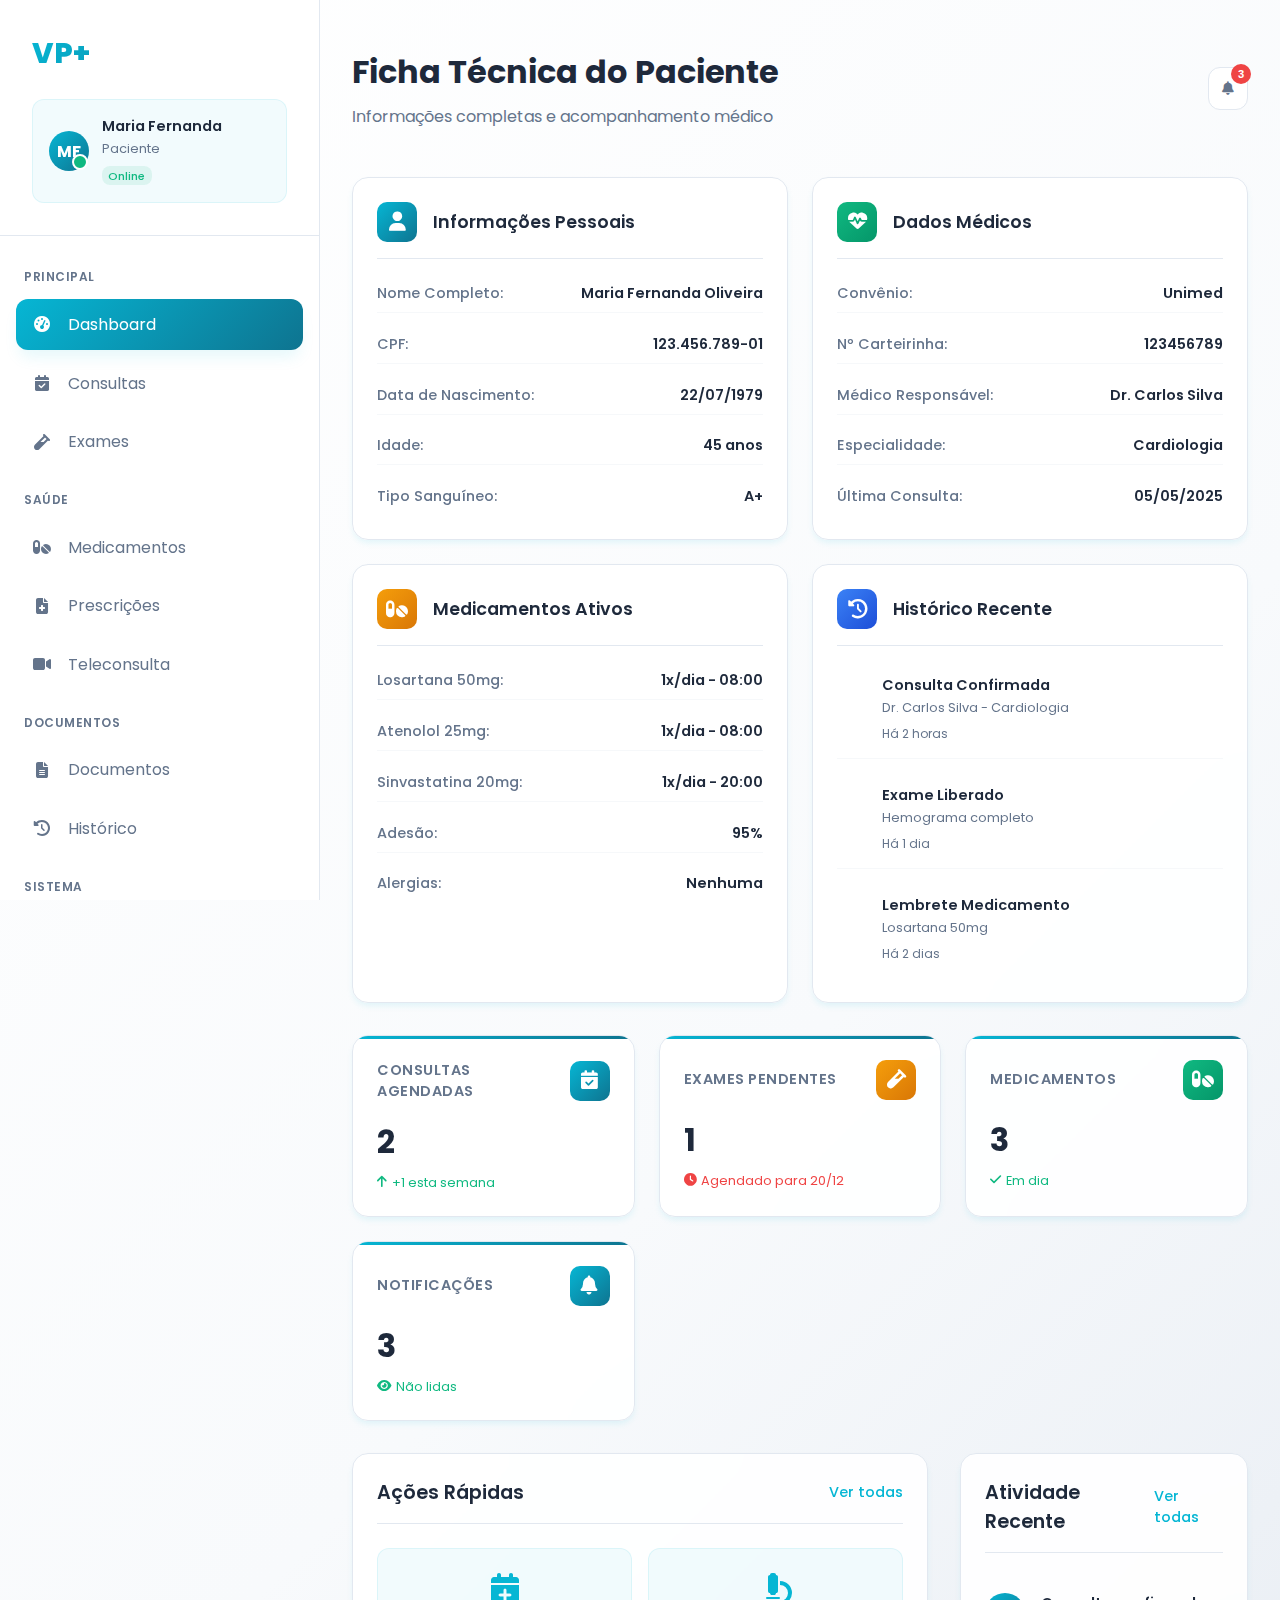
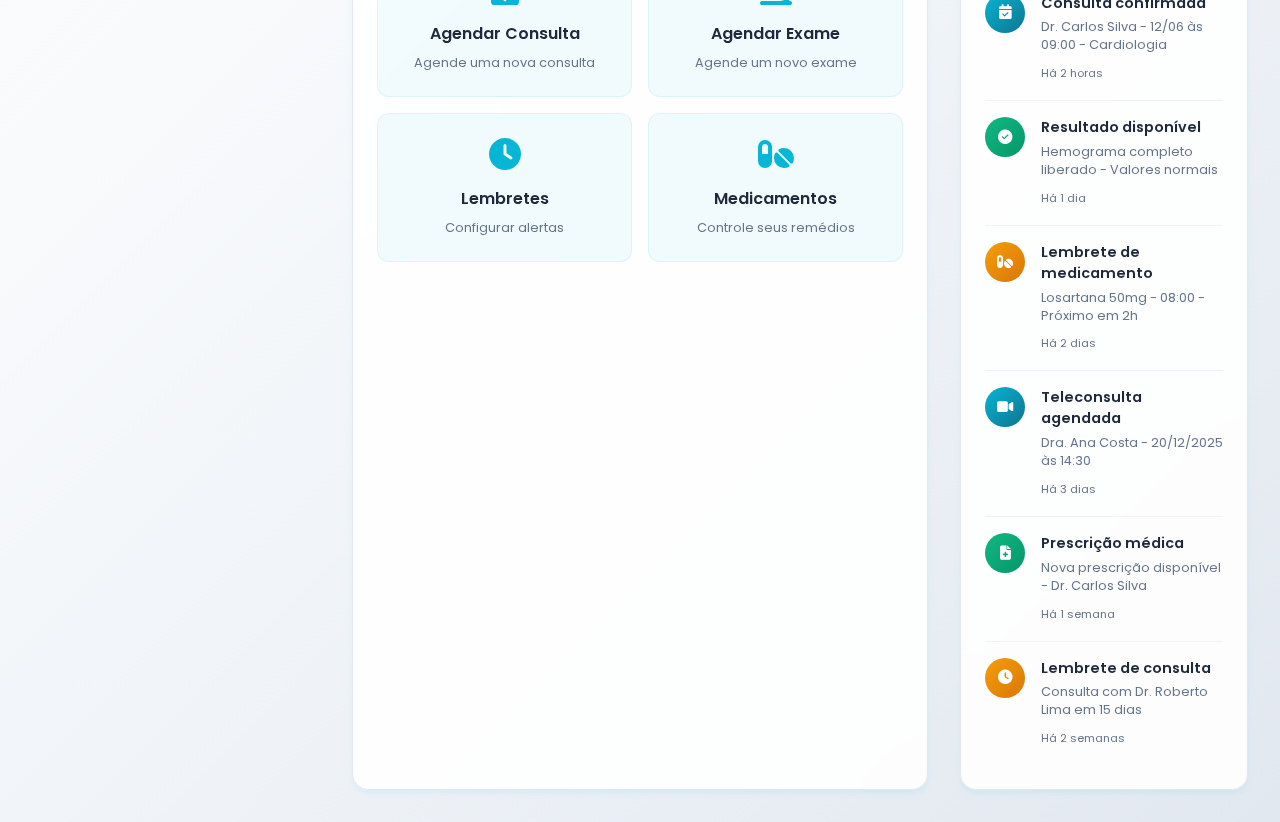
<file: paciente.html>
<!DOCTYPE html>
<html lang="pt-BR">
<head>
    <meta charset="UTF-8">
    <meta name="viewport" content="width=device-width, initial-scale=1.0">
    <title>Painel da Maria Fernanda - VP+ Sistema</title>
    <link href="https://fonts.googleapis.com/css2?family=Poppins:wght@300;400;500;600;700;800&family=JetBrains+Mono:wght@400;500;600&display=swap" rel="stylesheet">
    <link rel="stylesheet" href="https://cdnjs.cloudflare.com/ajax/libs/font-awesome/6.4.0/css/all.min.css">
    <style>
        :root {
            --primary-color: #06b6d4;
            --secondary-color: #0891b2;
            --accent-color: #0e7490;
            --success-color: #10b981;
            --warning-color: #f59e0b;
            --error-color: #ef4444;
            --dark-bg: #ffffff;
            --card-bg: #f8fafc;
            --text-primary: #1e293b;
            --text-secondary: #64748b;
            --border-color: #e2e8f0;
            --glass-bg: rgba(248, 250, 252, 0.8);
            --shadow-soft: 0 4px 6px -1px rgba(6, 182, 212, 0.1);
            --shadow-medium: 0 10px 15px -3px rgba(6, 182, 212, 0.1);
            --shadow-large: 0 25px 50px -12px rgba(6, 182, 212, 0.15);
        }

        * {
            margin: 0;
            padding: 0;
            box-sizing: border-box;
        }

        body {
            font-family: 'Poppins', sans-serif;
            background: linear-gradient(135deg, var(--dark-bg) 0%, #f8fafc 50%, #e2e8f0 100%);
            min-height: 100vh;
            color: var(--text-primary);
            overflow-x: hidden;
        }

        .dashboard-container {
            display: flex;
            min-height: 100vh;
        }

        /* Sidebar */
        .sidebar {
            width: 320px;
            background: rgba(255, 255, 255, 0.9);
            backdrop-filter: blur(20px);
            border-right: 1px solid var(--border-color);
            padding: 2rem 0;
            position: fixed;
            height: 100vh;
            overflow-y: auto;
            z-index: 1000;
        }

        .sidebar-header {
            padding: 0 2rem 2rem;
            border-bottom: 1px solid var(--border-color);
            margin-bottom: 2rem;
        }

        .logo-brand {
            font-weight: 800;
            font-size: 1.8rem;
            background: linear-gradient(135deg, var(--primary-color), var(--accent-color));
            -webkit-background-clip: text;
            -webkit-text-fill-color: transparent;
            background-clip: text;
            margin-bottom: 1.5rem;
        }

        .user-profile {
            display: flex;
            align-items: center;
            gap: 1rem;
            padding: 1.5rem;
            background: rgba(6, 182, 212, 0.05);
            border-radius: 16px;
            border: 1px solid rgba(6, 182, 212, 0.1);
        }

        .user-avatar {
            width: 60px;
            height: 60px;
            border-radius: 50%;
            background: linear-gradient(135deg, var(--primary-color), var(--accent-color));
            display: flex;
            align-items: center;
            justify-content: center;
            color: white;
            font-weight: 700;
            font-size: 1.5rem;
            position: relative;
        }

        .user-avatar::after {
            content: '';
            position: absolute;
            bottom: 2px;
            right: 2px;
            width: 16px;
            height: 16px;
            background: var(--success-color);
            border: 2px solid white;
            border-radius: 50%;
        }

        .user-details h4 {
            font-size: 1.1rem;
            font-weight: 600;
            color: var(--text-primary);
            margin-bottom: 0.3rem;
        }

        .user-details p {
            font-size: 0.9rem;
            color: var(--text-secondary);
            margin-bottom: 0.3rem;
        }

        .user-status {
            background: rgba(16, 185, 129, 0.1);
            color: var(--success-color);
            padding: 0.2rem 0.6rem;
            border-radius: 12px;
            font-size: 0.8rem;
            font-weight: 500;
        }

        .sidebar-nav {
            padding: 0 1rem;
        }

        .nav-section {
            margin-bottom: 2rem;
        }

        .nav-section h5 {
            font-size: 0.8rem;
            font-weight: 600;
            color: var(--text-secondary);
            text-transform: uppercase;
            letter-spacing: 0.5px;
            margin-bottom: 1rem;
            padding: 0 1rem;
        }

        .nav-item {
            display: flex;
            align-items: center;
            gap: 1rem;
            padding: 0.8rem 1rem;
            margin-bottom: 0.5rem;
            border-radius: 12px;
            color: var(--text-secondary);
            text-decoration: none;
            transition: all 0.3s ease;
            position: relative;
        }

        .nav-item:hover {
            background: rgba(6, 182, 212, 0.1);
            color: var(--primary-color);
            transform: translateX(4px);
        }

        .nav-item.active {
            background: linear-gradient(135deg, var(--primary-color), var(--accent-color));
            color: white;
            box-shadow: var(--shadow-medium);
        }

        .nav-item i {
            width: 20px;
            text-align: center;
        }

        .user-profile {
            display: flex;
            align-items: center;
            gap: 0.8rem;
            padding: 1rem;
            background: rgba(6, 182, 212, 0.05);
            border-radius: 12px;
            border: 1px solid rgba(6, 182, 212, 0.1);
        }

        .user-avatar {
            width: 40px;
            height: 40px;
            border-radius: 50%;
            background: linear-gradient(135deg, var(--primary-color), var(--accent-color));
            display: flex;
            align-items: center;
            justify-content: center;
            color: white;
            font-weight: 700;
            font-size: 1rem;
            position: relative;
        }

        .user-avatar::after {
            content: '';
            position: absolute;
            bottom: 1px;
            right: 1px;
            width: 12px;
            height: 12px;
            background: var(--success-color);
            border: 2px solid white;
            border-radius: 50%;
        }

        .user-details h4 {
            font-size: 0.9rem;
            font-weight: 600;
            color: var(--text-primary);
            margin-bottom: 0.2rem;
        }

        .user-details p {
            font-size: 0.8rem;
            color: var(--text-secondary);
            margin-bottom: 0.2rem;
        }

        .user-status {
            background: rgba(16, 185, 129, 0.1);
            color: var(--success-color);
            padding: 0.1rem 0.4rem;
            border-radius: 8px;
            font-size: 0.7rem;
            font-weight: 500;
        }

        .sidebar-nav {
            padding: 0 1rem;
        }

        .nav-section {
            margin-bottom: 1.5rem;
        }

        .nav-section h5 {
            font-size: 0.75rem;
            font-weight: 600;
            color: var(--text-secondary);
            text-transform: uppercase;
            letter-spacing: 0.5px;
            margin-bottom: 0.8rem;
            padding: 0 0.5rem;
        }

        .nav-card {
            background: rgba(255, 255, 255, 0.8);
            border: 1px solid var(--border-color);
            border-radius: 12px;
            padding: 1rem;
            margin-bottom: 0.8rem;
            cursor: pointer;
            transition: all 0.3s ease;
            position: relative;
            overflow: hidden;
        }

        .nav-card::before {
            content: '';
            position: absolute;
            top: 0;
            left: 0;
            right: 0;
            height: 3px;
            background: linear-gradient(90deg, var(--primary-color), var(--accent-color));
        }

        .nav-card:hover {
            transform: translateY(-2px);
            box-shadow: var(--shadow-medium);
            border-color: var(--primary-color);
        }

        .nav-card.active {
            background: rgba(6, 182, 212, 0.1);
            border-color: var(--primary-color);
            box-shadow: var(--shadow-soft);
        }

        .nav-card-header {
            display: flex;
            align-items: center;
            gap: 0.8rem;
            margin-bottom: 0.5rem;
        }

        .nav-card-icon {
            width: 32px;
            height: 32px;
            border-radius: 8px;
            display: flex;
            align-items: center;
            justify-content: center;
            color: white;
            font-size: 0.9rem;
        }

        .nav-card-icon.primary {
            background: linear-gradient(135deg, var(--primary-color), var(--accent-color));
        }

        .nav-card-icon.success {
            background: linear-gradient(135deg, var(--success-color), #059669);
        }

        .nav-card-icon.warning {
            background: linear-gradient(135deg, var(--warning-color), #d97706);
        }

        .nav-card-icon.error {
            background: linear-gradient(135deg, var(--error-color), #dc2626);
        }

        .nav-card-title {
            font-size: 0.9rem;
            font-weight: 600;
            color: var(--text-primary);
        }

        .nav-card-description {
            font-size: 0.75rem;
            color: var(--text-secondary);
            margin-bottom: 0.5rem;
        }

        .nav-card-value {
            font-size: 1.2rem;
            font-weight: 700;
            color: var(--text-primary);
            margin-bottom: 0.3rem;
        }

        .nav-card-change {
            font-size: 0.7rem;
            display: flex;
            align-items: center;
            gap: 0.3rem;
        }

        .nav-card-change.positive {
            color: var(--success-color);
        }

        .nav-card-change.negative {
            color: var(--error-color);
        }

        .logout-btn {
            margin: 1rem 1rem 0;
            background: linear-gradient(135deg, var(--error-color), #dc2626);
            color: white;
            border: none;
            border-radius: 12px;
            padding: 0.8rem 1rem;
            font-weight: 600;
            cursor: pointer;
            transition: all 0.3s ease;
            display: flex;
            align-items: center;
            justify-content: center;
            gap: 0.5rem;
            width: calc(100% - 2rem);
            font-size: 0.9rem;
        }

        .logout-btn:hover {
            transform: translateY(-2px);
            box-shadow: var(--shadow-medium);
        }

        /* Main Content */
        .main-content {
            flex: 1;
            margin-left: 320px;
            padding: 2rem;
        }

        /* Patient Info Cards */
        .patient-info-cards {
            display: grid;
            grid-template-columns: repeat(auto-fit, minmax(300px, 1fr));
            gap: 1.5rem;
            margin-bottom: 2rem;
        }

        .patient-card {
            background: rgba(255, 255, 255, 0.9);
            backdrop-filter: blur(20px);
            border: 1px solid var(--border-color);
            border-radius: 16px;
            padding: 1.5rem;
            box-shadow: var(--shadow-soft);
            transition: all 0.3s ease;
        }

        .patient-card:hover {
            transform: translateY(-2px);
            box-shadow: var(--shadow-medium);
        }

        .patient-card-header {
            display: flex;
            align-items: center;
            gap: 1rem;
            margin-bottom: 1rem;
            padding-bottom: 1rem;
            border-bottom: 1px solid var(--border-color);
        }

        .patient-card-icon {
            width: 40px;
            height: 40px;
            border-radius: 10px;
            display: flex;
            align-items: center;
            justify-content: center;
            color: white;
            font-size: 1.2rem;
        }

        .patient-card-icon.primary {
            background: linear-gradient(135deg, var(--primary-color), var(--accent-color));
        }

        .patient-card-icon.success {
            background: linear-gradient(135deg, var(--success-color), #059669);
        }

        .patient-card-icon.warning {
            background: linear-gradient(135deg, var(--warning-color), #d97706);
        }

        .patient-card-icon.info {
            background: linear-gradient(135deg, #3b82f6, #1d4ed8);
        }

        .patient-card-title {
            font-size: 1.1rem;
            font-weight: 600;
            color: var(--text-primary);
        }

        .patient-card-content {
            display: flex;
            flex-direction: column;
            gap: 0.8rem;
        }

        .patient-info-item {
            display: flex;
            justify-content: space-between;
            align-items: center;
            padding: 0.5rem 0;
            border-bottom: 1px solid rgba(226, 232, 240, 0.3);
        }

        .patient-info-item:last-child {
            border-bottom: none;
        }

        .patient-info-label {
            color: var(--text-secondary);
            font-size: 0.9rem;
            font-weight: 500;
        }

        .patient-info-value {
            color: var(--text-primary);
            font-size: 0.9rem;
            font-weight: 600;
        }

        .patient-history-item {
            display: flex;
            align-items: center;
            gap: 0.8rem;
            padding: 0.8rem 0;
            border-bottom: 1px solid rgba(226, 232, 240, 0.3);
        }

        .patient-history-item:last-child {
            border-bottom: none;
        }

        .patient-history-icon {
            width: 32px;
            height: 32px;
            border-radius: 8px;
            display: flex;
            align-items: center;
            justify-content: center;
            color: white;
            font-size: 0.9rem;
        }

        .patient-history-content h5 {
            font-size: 0.9rem;
            font-weight: 600;
            color: var(--text-primary);
            margin-bottom: 0.2rem;
        }

        .patient-history-content p {
            font-size: 0.8rem;
            color: var(--text-secondary);
            margin-bottom: 0.2rem;
        }

        .patient-history-time {
            font-size: 0.75rem;
            color: var(--text-secondary);
        }

        .profile-header {
            display: flex;
            align-items: center;
            gap: 1rem;
            margin-bottom: 1.5rem;
            padding-bottom: 1rem;
            border-bottom: 1px solid var(--border-color);
        }

        .profile-avatar {
            width: 60px;
            height: 60px;
            border-radius: 50%;
            background: linear-gradient(135deg, var(--primary-color), var(--accent-color));
            display: flex;
            align-items: center;
            justify-content: center;
            color: white;
            font-weight: 700;
            font-size: 1.5rem;
            position: relative;
            box-shadow: var(--shadow-medium);
        }

        .profile-avatar::after {
            content: '';
            position: absolute;
            bottom: 2px;
            right: 2px;
            width: 16px;
            height: 16px;
            background: var(--success-color);
            border: 2px solid white;
            border-radius: 50%;
        }

        .profile-info h1 {
            font-size: 1.2rem;
            font-weight: 700;
            color: var(--text-primary);
            margin-bottom: 0.3rem;
        }

        .profile-info .patient-role {
            font-size: 0.9rem;
            color: var(--text-secondary);
            margin-bottom: 0.5rem;
        }

        .profile-status {
            background: rgba(16, 185, 129, 0.1);
            color: var(--success-color);
            padding: 0.2rem 0.6rem;
            border-radius: 12px;
            font-size: 0.8rem;
            font-weight: 500;
        }

        .profile-details {
            display: flex;
            flex-direction: column;
            gap: 1rem;
        }

        .detail-section {
            background: rgba(255, 255, 255, 0.8);
            border-radius: 12px;
            padding: 1rem;
            border: 1px solid var(--border-color);
        }

        .detail-section h3 {
            font-size: 0.9rem;
            font-weight: 600;
            color: var(--text-primary);
            margin-bottom: 0.8rem;
            display: flex;
            align-items: center;
            gap: 0.4rem;
        }

        .detail-section h3 i {
            color: var(--primary-color);
            font-size: 0.8rem;
        }

        .detail-item {
            display: flex;
            justify-content: space-between;
            align-items: center;
            padding: 0.5rem 0;
            border-bottom: 1px solid rgba(226, 232, 240, 0.5);
        }

        .detail-item:last-child {
            border-bottom: none;
        }

        .detail-label {
            color: var(--text-secondary);
            font-size: 0.8rem;
            font-weight: 500;
        }

        .detail-value {
            color: var(--text-primary);
            font-size: 0.8rem;
            font-weight: 600;
        }

        .medical-info {
            background: rgba(239, 68, 68, 0.05);
            border: 1px solid rgba(239, 68, 68, 0.1);
            border-radius: 8px;
            padding: 0.8rem;
            margin-top: 0.8rem;
        }

        .medical-info h4 {
            color: var(--error-color);
            font-size: 0.8rem;
            font-weight: 600;
            margin-bottom: 0.3rem;
        }

        .medical-info p {
            color: var(--text-secondary);
            font-size: 0.75rem;
        }

        .top-bar {
            display: flex;
            justify-content: space-between;
            align-items: center;
            margin-bottom: 2rem;
            padding: 1rem 0;
        }

        .page-title {
            font-size: 2rem;
            font-weight: 700;
            color: var(--text-primary);
        }

        .page-subtitle {
            color: var(--text-secondary);
            margin-top: 0.5rem;
        }

        .top-actions {
            display: flex;
            gap: 1rem;
            align-items: center;
        }

        .notification-btn {
            position: relative;
            background: rgba(255, 255, 255, 0.9);
            border: 1px solid var(--border-color);
            border-radius: 12px;
            padding: 0.8rem;
            color: var(--text-secondary);
            cursor: pointer;
            transition: all 0.3s ease;
        }

        .notification-btn:hover {
            background: rgba(6, 182, 212, 0.1);
            color: var(--primary-color);
        }

        .notification-badge {
            position: absolute;
            top: -4px;
            right: -4px;
            background: var(--error-color);
            color: white;
            border-radius: 50%;
            width: 20px;
            height: 20px;
            font-size: 0.7rem;
            display: flex;
            align-items: center;
            justify-content: center;
            font-weight: 600;
        }

        .logout-btn {
            background: linear-gradient(135deg, var(--error-color), #dc2626);
            color: white;
            border: none;
            border-radius: 12px;
            padding: 0.8rem 1.5rem;
            font-weight: 600;
            cursor: pointer;
            transition: all 0.3s ease;
            display: flex;
            align-items: center;
            gap: 0.5rem;
        }

        .logout-btn:hover {
            transform: translateY(-2px);
            box-shadow: var(--shadow-medium);
        }

        /* Stats Grid */
        .stats-grid {
            display: grid;
            grid-template-columns: repeat(auto-fit, minmax(250px, 1fr));
            gap: 1.5rem;
            margin-bottom: 2rem;
        }

        .stat-card {
            background: rgba(255, 255, 255, 0.9);
            backdrop-filter: blur(20px);
            border: 1px solid var(--border-color);
            border-radius: 16px;
            padding: 1.5rem;
            box-shadow: var(--shadow-soft);
            transition: all 0.3s ease;
            position: relative;
            overflow: hidden;
            cursor: pointer;
        }

        .stat-card::before {
            content: '';
            position: absolute;
            top: 0;
            left: 0;
            right: 0;
            height: 3px;
            background: linear-gradient(90deg, var(--primary-color), var(--accent-color));
        }

        .stat-card:hover {
            transform: translateY(-4px);
            box-shadow: var(--shadow-medium);
        }

        .stat-card:active {
            transform: scale(0.98);
        }

        .stat-header {
            display: flex;
            justify-content: space-between;
            align-items: center;
            margin-bottom: 1rem;
        }

        .stat-title {
            font-size: 0.9rem;
            font-weight: 600;
            color: var(--text-secondary);
            text-transform: uppercase;
            letter-spacing: 0.5px;
        }

        .stat-icon {
            width: 40px;
            height: 40px;
            border-radius: 10px;
            display: flex;
            align-items: center;
            justify-content: center;
            color: white;
            font-size: 1.2rem;
        }

        .stat-icon.primary {
            background: linear-gradient(135deg, var(--primary-color), var(--accent-color));
        }

        .stat-icon.success {
            background: linear-gradient(135deg, var(--success-color), #059669);
        }

        .stat-icon.warning {
            background: linear-gradient(135deg, var(--warning-color), #d97706);
        }

        .stat-value {
            font-size: 2rem;
            font-weight: 700;
            color: var(--text-primary);
            margin-bottom: 0.5rem;
        }

        .stat-change {
            font-size: 0.8rem;
            display: flex;
            align-items: center;
            gap: 0.3rem;
        }

        .stat-change.positive {
            color: var(--success-color);
        }

        .stat-change.negative {
            color: var(--error-color);
        }

        /* Content Grid */
        .content-grid {
            display: grid;
            grid-template-columns: 2fr 1fr;
            gap: 2rem;
        }

        .content-card {
            background: rgba(255, 255, 255, 0.9);
            backdrop-filter: blur(20px);
            border: 1px solid var(--border-color);
            border-radius: 16px;
            padding: 1.5rem;
            box-shadow: var(--shadow-soft);
        }

        .card-header {
            display: flex;
            justify-content: space-between;
            align-items: center;
            margin-bottom: 1.5rem;
            padding-bottom: 1rem;
            border-bottom: 1px solid var(--border-color);
        }

        .card-title {
            font-size: 1.2rem;
            font-weight: 600;
            color: var(--text-primary);
        }

        .card-action {
            color: var(--primary-color);
            text-decoration: none;
            font-size: 0.9rem;
            font-weight: 500;
            transition: all 0.3s ease;
        }

        .card-action:hover {
            color: var(--accent-color);
        }

        /* Quick Actions */
        .quick-actions {
            display: grid;
            grid-template-columns: repeat(2, 1fr);
            gap: 1rem;
        }

        .quick-action {
            background: rgba(6, 182, 212, 0.05);
            border: 1px solid rgba(6, 182, 212, 0.1);
            border-radius: 12px;
            padding: 1.5rem;
            text-align: center;
            text-decoration: none;
            color: var(--text-primary);
            transition: all 0.3s ease;
        }

        .quick-action:hover {
            background: rgba(6, 182, 212, 0.1);
            border-color: var(--primary-color);
            transform: translateY(-2px);
        }

        .quick-action i {
            font-size: 2rem;
            color: var(--primary-color);
            margin-bottom: 1rem;
        }

        .quick-action h4 {
            font-size: 1rem;
            font-weight: 600;
            margin-bottom: 0.5rem;
        }

        .quick-action p {
            font-size: 0.8rem;
            color: var(--text-secondary);
        }

        /* Activity Feed */
        .activity-item {
            display: flex;
            gap: 1rem;
            padding: 1rem 0;
            border-bottom: 1px solid rgba(226, 232, 240, 0.5);
        }

        .activity-item:last-child {
            border-bottom: none;
        }

        .activity-icon {
            width: 40px;
            height: 40px;
            border-radius: 50%;
            display: flex;
            align-items: center;
            justify-content: center;
            color: white;
            font-size: 0.9rem;
            flex-shrink: 0;
        }

        .activity-icon.primary {
            background: linear-gradient(135deg, var(--primary-color), var(--accent-color));
        }

        .activity-icon.success {
            background: linear-gradient(135deg, var(--success-color), #059669);
        }

        .activity-icon.warning {
            background: linear-gradient(135deg, var(--warning-color), #d97706);
        }

        .activity-content h5 {
            font-size: 0.9rem;
            font-weight: 600;
            color: var(--text-primary);
            margin-bottom: 0.3rem;
        }

        .activity-content p {
            font-size: 0.8rem;
            color: var(--text-secondary);
            margin-bottom: 0.3rem;
        }

        .activity-time {
            font-size: 0.7rem;
            color: var(--text-secondary);
        }

        /* Responsive */
        @media (max-width: 1200px) {
            .sidebar {
                width: 280px;
            }

            .main-content {
                margin-left: 280px;
            }

            .stats-grid {
                grid-template-columns: repeat(2, 1fr);
            }

            .content-grid {
                grid-template-columns: 1fr;
            }

            .patient-info-cards {
                grid-template-columns: repeat(2, 1fr);
            }
        }

        @media (max-width: 1024px) {
            .sidebar {
                transform: translateX(-100%);
                transition: transform 0.3s ease;
                width: 320px;
            }

            .sidebar.open {
                transform: translateX(0);
            }

            .main-content {
                margin-left: 0;
            }

            .stats-grid {
                grid-template-columns: repeat(2, 1fr);
            }

            .content-grid {
                grid-template-columns: 1fr;
            }

            .patient-info-cards {
                grid-template-columns: repeat(2, 1fr);
            }

            .modal-content {
                width: 90%;
                max-width: 800px;
            }
        }

        @media (max-width: 768px) {
            .main-content {
                padding: 1rem;
            }

            .stats-grid {
                grid-template-columns: 1fr;
                gap: 1rem;
            }

            .top-bar {
                flex-direction: column;
                align-items: flex-start;
                gap: 1rem;
                padding: 1rem;
            }

            .top-actions {
                width: 100%;
                justify-content: space-between;
            }

            .quick-actions {
                grid-template-columns: 1fr;
            }

            .patient-info-cards {
                grid-template-columns: 1fr;
                gap: 1rem;
            }

            .breadcrumb {
                font-size: 0.9rem;
            }

            .modal-content {
                width: 95%;
                max-width: 600px;
                margin: 1rem;
            }

            .modal-header {
                padding: 1rem;
            }

            .modal-body {
                padding: 1rem;
            }

            .info-grid {
                grid-template-columns: 1fr;
            }
        }

        @media (max-width: 480px) {
            .main-content {
                padding: 0.5rem;
            }

            .stats-grid {
                gap: 0.8rem;
            }

            .stat-card {
                padding: 1rem;
            }

            .stat-title {
                font-size: 0.9rem;
            }

            .stat-value {
                font-size: 1.5rem;
            }

            .top-bar {
                padding: 0.8rem;
            }

            .breadcrumb {
                font-size: 0.8rem;
            }

            .patient-info-cards {
                gap: 0.8rem;
            }

            .patient-card {
                padding: 1rem;
            }

            .patient-card-title {
                font-size: 1rem;
            }

            .patient-info-item {
                flex-direction: column;
                align-items: flex-start;
                gap: 0.3rem;
            }

            .patient-info-label {
                font-size: 0.8rem;
            }

            .patient-info-value {
                font-size: 0.8rem;
            }

            .modal-content {
                width: 98%;
                margin: 0.5rem;
            }

            .modal-header {
                padding: 0.8rem;
            }

            .modal-body {
                padding: 0.8rem;
            }

            .modal-title {
                font-size: 1.1rem;
            }

            .modal-list li {
                padding: 0.6rem 0;
                font-size: 0.9rem;
            }

            .quick-actions {
                gap: 0.8rem;
            }

            .quick-action-btn {
                padding: 0.8rem;
                font-size: 0.9rem;
            }
        }

        /* Mobile Menu Toggle */
        .mobile-menu-btn {
            display: none;
            background: rgba(255, 255, 255, 0.9);
            border: 1px solid var(--border-color);
            border-radius: 12px;
            padding: 0.8rem;
            color: var(--text-secondary);
            cursor: pointer;
            transition: all 0.3s ease;
        }

        @media (max-width: 1024px) {
            .mobile-menu-btn {
                display: block;
            }
        }

        .mobile-menu-btn:hover {
            background: rgba(6, 182, 212, 0.1);
            color: var(--primary-color);
        }

        /* Modal Styles */
        .modal {
            display: none;
            position: fixed;
            z-index: 1000;
            left: 0;
            top: 0;
            width: 100%;
            height: 100%;
            background-color: rgba(0, 0, 0, 0.5);
            backdrop-filter: blur(5px);
        }

        .modal-content {
            background: var(--card-bg);
            margin: 5% auto;
            padding: 0;
            border-radius: 20px;
            width: 90%;
            max-width: 800px;
            max-height: 80vh;
            overflow-y: auto;
            box-shadow: var(--shadow-large);
            animation: fadeIn 0.3s ease;
        }

        .modal-header {
            background: linear-gradient(135deg, var(--primary-color), var(--secondary-color));
            color: white;
            padding: 1.5rem;
            border-radius: 20px 20px 0 0;
            display: flex;
            justify-content: space-between;
            align-items: center;
        }

        .modal-title {
            display: flex;
            align-items: center;
            gap: 0.75rem;
            font-size: 1.25rem;
            font-weight: 600;
        }

        .modal-icon {
            width: 40px;
            height: 40px;
            border-radius: 50%;
            display: flex;
            align-items: center;
            justify-content: center;
            font-size: 1.2rem;
        }

        .modal-icon.primary { background: rgba(255, 255, 255, 0.2); }
        .modal-icon.success { background: rgba(16, 185, 129, 0.3); }
        .modal-icon.warning { background: rgba(245, 158, 11, 0.3); }
        .modal-icon.error { background: rgba(239, 68, 68, 0.3); }

        .close-btn {
            background: none;
            border: none;
            color: white;
            font-size: 1.5rem;
            cursor: pointer;
            padding: 0.5rem;
            border-radius: 50%;
            transition: background-color 0.3s ease;
        }

        .close-btn:hover {
            background: rgba(255, 255, 255, 0.2);
        }

        .modal-body {
            padding: 2rem;
        }

        .modal-section {
            margin-bottom: 2rem;
        }

        .modal-section:last-child {
            margin-bottom: 0;
        }

        .modal-section h4 {
            color: var(--text-primary);
            margin-bottom: 1rem;
            display: flex;
            align-items: center;
            gap: 0.5rem;
            font-size: 1.1rem;
        }

        .modal-list {
            list-style: none;
            padding: 0;
        }

        .modal-list li {
            display: flex;
            justify-content: space-between;
            align-items: center;
            padding: 1rem;
            background: rgba(255, 255, 255, 0.5);
            border-radius: 12px;
            margin-bottom: 0.75rem;
            border-left: 4px solid var(--primary-color);
            transition: all 0.3s ease;
        }

        .modal-list li:hover {
            background: rgba(255, 255, 255, 0.8);
            transform: translateX(5px);
        }

        .modal-list li:last-child {
            margin-bottom: 0;
        }

        .modal-list li span:first-child {
            font-weight: 500;
            color: var(--text-primary);
        }

        .modal-list li span:last-child {
            color: var(--text-secondary);
            font-size: 0.9rem;
        }

        .info-grid {
            display: grid;
            grid-template-columns: repeat(auto-fit, minmax(150px, 1fr));
            gap: 1rem;
        }

        .info-item {
            background: rgba(255, 255, 255, 0.5);
            padding: 1rem;
            border-radius: 12px;
            text-align: center;
            border: 1px solid var(--border-color);
        }

        .info-item h5 {
            color: var(--text-secondary);
            font-size: 0.9rem;
            margin-bottom: 0.5rem;
        }

        .info-item p {
            color: var(--text-primary);
            font-size: 1.5rem;
            font-weight: 600;
        }

        .modal-footer {
            padding: 1.5rem;
            background: rgba(248, 250, 252, 0.8);
            border-radius: 0 0 20px 20px;
            display: flex;
            justify-content: flex-end;
            gap: 1rem;
        }

        .modal-btn {
            padding: 0.75rem 1.5rem;
            border: none;
            border-radius: 8px;
            font-weight: 500;
            cursor: pointer;
            transition: all 0.3s ease;
        }

        .modal-btn.primary {
            background: var(--primary-color);
            color: white;
        }

        .modal-btn.primary:hover {
            background: var(--secondary-color);
            transform: translateY(-2px);
        }

        .modal-btn.secondary {
            background: var(--text-secondary);
            color: white;
        }

        .modal-btn.secondary:hover {
            background: var(--text-primary);
        }

        @keyframes fadeIn {
            from { opacity: 0; transform: scale(0.9); }
            to { opacity: 1; transform: scale(1); }
        }
    </style>
</head>
<body>
    <div class="dashboard-container">
        <!-- Sidebar -->
        <aside class="sidebar" id="sidebar">
            <div class="sidebar-header">
                <div class="logo-brand">VP+</div>
                <div class="user-profile">
                    <div class="user-avatar">MF</div>
                    <div class="user-details">
                        <h4>Maria Fernanda</h4>
                        <p>Paciente</p>
                        <span class="user-status">Online</span>
                    </div>
                </div>
            </div>

            <nav class="sidebar-nav">
                <div class="nav-section">
                    <h5>Principal</h5>
                    <a href="#" class="nav-item active">
                        <i class="fas fa-tachometer-alt"></i>
                        Dashboard
                    </a>
                    <a href="#" class="nav-item" onclick="openModal('consultasModal')">
                        <i class="fas fa-calendar-check"></i>
                        Consultas
                    </a>
                    <a href="#" class="nav-item" onclick="openModal('examesModal')">
                        <i class="fas fa-vial"></i>
                        Exames
                    </a>
                </div>

                <div class="nav-section">
                    <h5>Saúde</h5>
                    <a href="#" class="nav-item" onclick="openModal('medicamentosModal')">
                        <i class="fas fa-pills"></i>
                        Medicamentos
                    </a>
                    <a href="#" class="nav-item">
                        <i class="fas fa-file-medical"></i>
                        Prescrições
                    </a>
                    <a href="#" class="nav-item">
                        <i class="fas fa-video"></i>
                        Teleconsulta
                    </a>
                </div>

                <div class="nav-section">
                    <h5>Documentos</h5>
                    <a href="#" class="nav-item">
                        <i class="fas fa-file-alt"></i>
                        Documentos
                    </a>
                    <a href="#" class="nav-item">
                        <i class="fas fa-history"></i>
                        Histórico
                    </a>
                </div>

                <div class="nav-section">
                    <h5>Sistema</h5>
                    <a href="#" class="nav-item">
                        <i class="fas fa-cog"></i>
                        Configurações
                    </a>
                    <a href="#" class="nav-item">
                        <i class="fas fa-question-circle"></i>
                        Ajuda
                    </a>
                </div>
            </nav>

            <button class="logout-btn" onclick="logout()">
                <i class="fas fa-sign-out-alt"></i>
                Sair
            </button>
        </aside>

        <!-- Main Content -->
        <main class="main-content">
            <div class="top-bar">
                <div>
                    <button class="mobile-menu-btn" onclick="toggleSidebar()">
                        <i class="fas fa-bars"></i>
                    </button>
                    <h1 class="page-title">Ficha Técnica do Paciente</h1>
                    <p class="page-subtitle">Informações completas e acompanhamento médico</p>
                </div>
                <div class="top-actions">
                    <button class="notification-btn">
                        <i class="fas fa-bell"></i>
                        <span class="notification-badge">3</span>
                    </button>
                </div>
            </div>

            <!-- Patient Information Cards -->
            <div class="patient-info-cards">
                <div class="patient-card">
                    <div class="patient-card-header">
                        <div class="patient-card-icon primary">
                            <i class="fas fa-user"></i>
                        </div>
                        <div class="patient-card-title">Informações Pessoais</div>
                    </div>
                    <div class="patient-card-content">
                        <div class="patient-info-item">
                            <span class="patient-info-label">Nome Completo:</span>
                            <span class="patient-info-value">Maria Fernanda Oliveira</span>
                        </div>
                        <div class="patient-info-item">
                            <span class="patient-info-label">CPF:</span>
                            <span class="patient-info-value">123.456.789-01</span>
                        </div>
                        <div class="patient-info-item">
                            <span class="patient-info-label">Data de Nascimento:</span>
                            <span class="patient-info-value">22/07/1979</span>
                        </div>
                        <div class="patient-info-item">
                            <span class="patient-info-label">Idade:</span>
                            <span class="patient-info-value">45 anos</span>
                        </div>
                        <div class="patient-info-item">
                            <span class="patient-info-label">Tipo Sanguíneo:</span>
                            <span class="patient-info-value">A+</span>
                        </div>
                    </div>
                </div>

                <div class="patient-card">
                    <div class="patient-card-header">
                        <div class="patient-card-icon success">
                            <i class="fas fa-heartbeat"></i>
                        </div>
                        <div class="patient-card-title">Dados Médicos</div>
                    </div>
                    <div class="patient-card-content">
                        <div class="patient-info-item">
                            <span class="patient-info-label">Convênio:</span>
                            <span class="patient-info-value">Unimed</span>
                        </div>
                        <div class="patient-info-item">
                            <span class="patient-info-label">Nº Carteirinha:</span>
                            <span class="patient-info-value">123456789</span>
                        </div>
                        <div class="patient-info-item">
                            <span class="patient-info-label">Médico Responsável:</span>
                            <span class="patient-info-value">Dr. Carlos Silva</span>
                        </div>
                        <div class="patient-info-item">
                            <span class="patient-info-label">Especialidade:</span>
                            <span class="patient-info-value">Cardiologia</span>
                        </div>
                        <div class="patient-info-item">
                            <span class="patient-info-label">Última Consulta:</span>
                            <span class="patient-info-value">05/05/2025</span>
                        </div>
                    </div>
                </div>

                <div class="patient-card">
                    <div class="patient-card-header">
                        <div class="patient-card-icon warning">
                            <i class="fas fa-pills"></i>
                        </div>
                        <div class="patient-card-title">Medicamentos Ativos</div>
                    </div>
                    <div class="patient-card-content">
                        <div class="patient-info-item">
                            <span class="patient-info-label">Losartana 50mg:</span>
                            <span class="patient-info-value">1x/dia - 08:00</span>
                        </div>
                        <div class="patient-info-item">
                            <span class="patient-info-label">Atenolol 25mg:</span>
                            <span class="patient-info-value">1x/dia - 08:00</span>
                        </div>
                        <div class="patient-info-item">
                            <span class="patient-info-label">Sinvastatina 20mg:</span>
                            <span class="patient-info-value">1x/dia - 20:00</span>
                        </div>
                        <div class="patient-info-item">
                            <span class="patient-info-label">Adesão:</span>
                            <span class="patient-info-value">95%</span>
                        </div>
                        <div class="patient-info-item">
                            <span class="patient-info-label">Alergias:</span>
                            <span class="patient-info-value">Nenhuma</span>
                        </div>
                    </div>
                </div>

                <div class="patient-card">
                    <div class="patient-card-header">
                        <div class="patient-card-icon info">
                            <i class="fas fa-history"></i>
                        </div>
                        <div class="patient-card-title">Histórico Recente</div>
                    </div>
                    <div class="patient-card-content">
                        <div class="patient-history-item">
                            <div class="patient-history-icon primary">
                                <i class="fas fa-calendar-check"></i>
                            </div>
                            <div class="patient-history-content">
                                <h5>Consulta Confirmada</h5>
                                <p>Dr. Carlos Silva - Cardiologia</p>
                                <span class="patient-history-time">Há 2 horas</span>
                            </div>
                        </div>
                        <div class="patient-history-item">
                            <div class="patient-history-icon success">
                                <i class="fas fa-check-circle"></i>
                            </div>
                            <div class="patient-history-content">
                                <h5>Exame Liberado</h5>
                                <p>Hemograma completo</p>
                                <span class="patient-history-time">Há 1 dia</span>
                            </div>
                        </div>
                        <div class="patient-history-item">
                            <div class="patient-history-icon warning">
                                <i class="fas fa-pills"></i>
                            </div>
                            <div class="patient-history-content">
                                <h5>Lembrete Medicamento</h5>
                                <p>Losartana 50mg</p>
                                <span class="patient-history-time">Há 2 dias</span>
                            </div>
                        </div>
                    </div>
                </div>
            </div>

            <!-- Navigation Cards Grid -->
            <div class="stats-grid">
                <div class="stat-card" onclick="openModal('consultasModal')">
                    <div class="stat-header">
                        <span class="stat-title">Consultas Agendadas</span>
                        <div class="stat-icon primary">
                            <i class="fas fa-calendar-check"></i>
                        </div>
                    </div>
                    <div class="stat-value">2</div>
                    <div class="stat-change positive">
                        <i class="fas fa-arrow-up"></i>
                        +1 esta semana
                    </div>
                </div>

                <div class="stat-card" onclick="openModal('examesModal')">
                    <div class="stat-header">
                        <span class="stat-title">Exames Pendentes</span>
                        <div class="stat-icon warning">
                            <i class="fas fa-vial"></i>
                        </div>
                    </div>
                    <div class="stat-value">1</div>
                    <div class="stat-change negative">
                        <i class="fas fa-clock"></i>
                        Agendado para 20/12
                    </div>
                </div>

                <div class="stat-card" onclick="openModal('medicamentosModal')">
                    <div class="stat-header">
                        <span class="stat-title">Medicamentos</span>
                        <div class="stat-icon success">
                            <i class="fas fa-pills"></i>
                        </div>
                    </div>
                    <div class="stat-value">3</div>
                    <div class="stat-change positive">
                        <i class="fas fa-check"></i>
                        Em dia
                    </div>
                </div>

                <div class="stat-card" onclick="openModal('notificacoesModal')">
                    <div class="stat-header">
                        <span class="stat-title">Notificações</span>
                        <div class="stat-icon primary">
                            <i class="fas fa-bell"></i>
                        </div>
                    </div>
                    <div class="stat-value">3</div>
                    <div class="stat-change positive">
                        <i class="fas fa-eye"></i>
                        Não lidas
                    </div>
                </div>
            </div>

            <!-- Quick Actions Grid -->
            <div class="content-grid">
                <div class="content-card">
                    <div class="card-header">
                        <h3 class="card-title">Ações Rápidas</h3>
                        <a href="#" class="card-action">Ver todas</a>
                    </div>
                    <div class="quick-actions">
                        <a href="#" class="quick-action" onclick="agendarConsulta()">
                            <i class="fas fa-calendar-plus"></i>
                            <h4>Agendar Consulta</h4>
                            <p>Agende uma nova consulta</p>
                        </a>
                        <a href="#" class="quick-action" onclick="agendarExame()">
                            <i class="fas fa-microscope"></i>
                            <h4>Agendar Exame</h4>
                            <p>Agende um novo exame</p>
                        </a>
                        <a href="#" class="quick-action" onclick="configurarLembretes()">
                            <i class="fas fa-clock"></i>
                            <h4>Lembretes</h4>
                            <p>Configurar alertas</p>
                        </a>
                        <a href="#" class="quick-action" onclick="openModal('medicamentosModal')">
                            <i class="fas fa-pills"></i>
                            <h4>Medicamentos</h4>
                            <p>Controle seus remédios</p>
                        </a>
                    </div>
                </div>

                <div class="content-card">
                    <div class="card-header">
                        <h3 class="card-title">Atividade Recente</h3>
                        <a href="#" class="card-action">Ver todas</a>
                    </div>
                    <div class="activity-feed">
                        <div class="activity-item">
                            <div class="activity-icon primary">
                                <i class="fas fa-calendar-check"></i>
                            </div>
                            <div class="activity-content">
                                <h5>Consulta confirmada</h5>
                                <p>Dr. Carlos Silva - 12/06 às 09:00 - Cardiologia</p>
                                <span class="activity-time">Há 2 horas</span>
                            </div>
                        </div>

                        <div class="activity-item">
                            <div class="activity-icon success">
                                <i class="fas fa-check-circle"></i>
                            </div>
                            <div class="activity-content">
                                <h5>Resultado disponível</h5>
                                <p>Hemograma completo liberado - Valores normais</p>
                                <span class="activity-time">Há 1 dia</span>
                            </div>
                        </div>

                        <div class="activity-item">
                            <div class="activity-icon warning">
                                <i class="fas fa-pills"></i>
                            </div>
                            <div class="activity-content">
                                <h5>Lembrete de medicamento</h5>
                                <p>Losartana 50mg - 08:00 - Próximo em 2h</p>
                                <span class="activity-time">Há 2 dias</span>
                            </div>
                        </div>

                        <div class="activity-item">
                            <div class="activity-icon primary">
                                <i class="fas fa-video"></i>
                            </div>
                            <div class="activity-content">
                                <h5>Teleconsulta agendada</h5>
                                <p>Dra. Ana Costa - 20/12/2025 às 14:30</p>
                                <span class="activity-time">Há 3 dias</span>
                            </div>
                        </div>

                        <div class="activity-item">
                            <div class="activity-icon success">
                                <i class="fas fa-file-medical"></i>
                            </div>
                            <div class="activity-content">
                                <h5>Prescrição médica</h5>
                                <p>Nova prescrição disponível - Dr. Carlos Silva</p>
                                <span class="activity-time">Há 1 semana</span>
                            </div>
                        </div>

                        <div class="activity-item">
                            <div class="activity-icon warning">
                                <i class="fas fa-clock"></i>
                            </div>
                            <div class="activity-content">
                                <h5>Lembrete de consulta</h5>
                                <p>Consulta com Dr. Roberto Lima em 15 dias</p>
                                <span class="activity-time">Há 2 semanas</span>
                            </div>
                        </div>
                    </div>
                </div>
            </div>

        </main>
    </div>

    <!-- Modais -->
    <!-- Modal Consultas Agendadas -->
    <div id="consultasModal" class="modal">
        <div class="modal-content">
            <div class="modal-header">
                <div class="modal-title">
                    <div class="modal-icon primary">
                        <i class="fas fa-calendar-check"></i>
                    </div>
                    Consultas Agendadas
                </div>
                <button class="close-btn" onclick="closeModal('consultasModal')">
                    <i class="fas fa-times"></i>
                </button>
            </div>
            <div class="modal-body">
                <div class="modal-section">
                    <h4><i class="fas fa-chart-pie"></i> Estatísticas</h4>
                    <div class="info-grid">
                        <div class="info-item">
                            <h5>Total Agendadas</h5>
                            <p>2</p>
                        </div>
                        <div class="info-item">
                            <h5>Esta Semana</h5>
                            <p>1</p>
                        </div>
                        <div class="info-item">
                            <h5>Próximas</h5>
                            <p>2</p>
                        </div>
                        <div class="info-item">
                            <h5>Canceladas</h5>
                            <p>0</p>
                        </div>
                    </div>
                </div>
                <div class="modal-section">
                    <h4><i class="fas fa-clock"></i> Próximas Consultas</h4>
                    <ul class="modal-list">
                        <li>
                            <span>12/06/2025 - 09:00 - Dr. Carlos Silva</span>
                            <span>Cardiologia - Retorno</span>
                        </li>
                        <li>
                            <span>20/12/2025 - 14:30 - Dra. Ana Costa</span>
                            <span>Teleconsulta - Acompanhamento</span>
                        </li>
                        <li>
                            <span>15/01/2026 - 10:15 - Dr. Roberto Lima</span>
                            <span>Cardiologia - Primeira consulta</span>
                        </li>
                    </ul>
                </div>
                <div class="modal-section">
                    <h4><i class="fas fa-calendar-alt"></i> Histórico Recente</h4>
                    <ul class="modal-list">
                        <li>
                            <span>05/05/2025 - 15:30 - Dr. Carlos Silva</span>
                            <span>Cardiologia - Realizada</span>
                        </li>
                        <li>
                            <span>28/04/2025 - 11:00 - Dra. Ana Costa</span>
                            <span>Teleconsulta - Realizada</span>
                        </li>
                    </ul>
                </div>
            </div>
            <div class="modal-footer">
                <button class="modal-btn secondary" onclick="closeModal('consultasModal')">Fechar</button>
                <button class="modal-btn primary" onclick="agendarConsulta()">Agendar Nova Consulta</button>
            </div>
        </div>
    </div>

    <!-- Modal Exames Pendentes -->
    <div id="examesModal" class="modal">
        <div class="modal-content">
            <div class="modal-header">
                <div class="modal-title">
                    <div class="modal-icon warning">
                        <i class="fas fa-vial"></i>
                    </div>
                    Exames Pendentes
                </div>
                <button class="close-btn" onclick="closeModal('examesModal')">
                    <i class="fas fa-times"></i>
                </button>
            </div>
            <div class="modal-body">
                <div class="modal-section">
                    <h4><i class="fas fa-exclamation-triangle"></i> Status dos Exames</h4>
                    <div class="info-grid">
                        <div class="info-item">
                            <h5>Pendentes</h5>
                            <p>1</p>
                        </div>
                        <div class="info-item">
                            <h5>Agendados</h5>
                            <p>1</p>
                        </div>
                        <div class="info-item">
                            <h5>Realizados</h5>
                            <p>3</p>
                        </div>
                        <div class="info-item">
                            <h5>Resultados</h5>
                            <p>2</p>
                        </div>
                    </div>
                </div>
                <div class="modal-section">
                    <h4><i class="fas fa-list"></i> Exames Pendentes</h4>
                    <ul class="modal-list">
                        <li>
                            <span>Ecocardiograma</span>
                            <span>Agendado para 20/12/2025</span>
                        </li>
                        <li>
                            <span>Holter 24h</span>
                            <span>Pendente de agendamento</span>
                        </li>
                    </ul>
                </div>
                <div class="modal-section">
                    <h4><i class="fas fa-check-circle"></i> Resultados Disponíveis</h4>
                    <ul class="modal-list">
                        <li>
                            <span>Hemograma Completo</span>
                            <span>Disponível - 15/05/2025</span>
                        </li>
                        <li>
                            <span>Glicemia de Jejum</span>
                            <span>Disponível - 10/05/2025</span>
                        </li>
                    </ul>
                </div>
            </div>
            <div class="modal-footer">
                <button class="modal-btn secondary" onclick="closeModal('examesModal')">Fechar</button>
                <button class="modal-btn primary" onclick="agendarExame()">Agendar Exame</button>
            </div>
        </div>
    </div>

    <!-- Modal Medicamentos -->
    <div id="medicamentosModal" class="modal">
        <div class="modal-content">
            <div class="modal-header">
                <div class="modal-title">
                    <div class="modal-icon success">
                        <i class="fas fa-pills"></i>
                    </div>
                    Medicamentos
                </div>
                <button class="close-btn" onclick="closeModal('medicamentosModal')">
                    <i class="fas fa-times"></i>
                </button>
            </div>
            <div class="modal-body">
                <div class="modal-section">
                    <h4><i class="fas fa-chart-pie"></i> Estatísticas</h4>
                    <div class="info-grid">
                        <div class="info-item">
                            <h5>Total Ativos</h5>
                            <p>3</p>
                        </div>
                        <div class="info-item">
                            <h5>Em Dia</h5>
                            <p>3</p>
                        </div>
                        <div class="info-item">
                            <h5>Próximo Vencimento</h5>
                            <p>15 dias</p>
                        </div>
                        <div class="info-item">
                            <h5>Adesão</h5>
                            <p>95%</p>
                        </div>
                    </div>
                </div>
                <div class="modal-section">
                    <h4><i class="fas fa-pills"></i> Medicamentos Ativos</h4>
                    <ul class="modal-list">
                        <li>
                            <span>Losartana 50mg</span>
                            <span>1x ao dia - 08:00</span>
                        </li>
                        <li>
                            <span>Atenolol 25mg</span>
                            <span>1x ao dia - 08:00</span>
                        </li>
                        <li>
                            <span>Sinvastatina 20mg</span>
                            <span>1x ao dia - 20:00</span>
                        </li>
                    </ul>
                </div>
                <div class="modal-section">
                    <h4><i class="fas fa-clock"></i> Lembretes</h4>
                    <ul class="modal-list">
                        <li>
                            <span>Losartana - 08:00</span>
                            <span>Próximo: Amanhã</span>
                        </li>
                        <li>
                            <span>Atenolol - 08:00</span>
                            <span>Próximo: Amanhã</span>
                        </li>
                        <li>
                            <span>Sinvastatina - 20:00</span>
                            <span>Próximo: Hoje</span>
                        </li>
                    </ul>
                </div>
            </div>
            <div class="modal-footer">
                <button class="modal-btn secondary" onclick="closeModal('medicamentosModal')">Fechar</button>
                <button class="modal-btn primary" onclick="configurarLembretes()">Configurar Lembretes</button>
            </div>
        </div>
    </div>

    <!-- Modal Notificações -->
    <div id="notificacoesModal" class="modal">
        <div class="modal-content">
            <div class="modal-header">
                <div class="modal-title">
                    <div class="modal-icon primary">
                        <i class="fas fa-bell"></i>
                    </div>
                    Notificações
                </div>
                <button class="close-btn" onclick="closeModal('notificacoesModal')">
                    <i class="fas fa-times"></i>
                </button>
            </div>
            <div class="modal-body">
                <div class="modal-section">
                    <h4><i class="fas fa-bell"></i> Notificações Não Lidas</h4>
                    <ul class="modal-list">
                        <li>
                            <span>Consulta confirmada com Dr. Silva</span>
                            <span>Há 2 horas</span>
                        </li>
                        <li>
                            <span>Resultado de exame disponível</span>
                            <span>Há 1 dia</span>
                        </li>
                        <li>
                            <span>Lembrete de medicamento</span>
                            <span>Há 2 dias</span>
                        </li>
                    </ul>
                </div>
                <div class="modal-section">
                    <h4><i class="fas fa-history"></i> Histórico de Notificações</h4>
                    <ul class="modal-list">
                        <li>
                            <span>Teleconsulta agendada</span>
                            <span>Há 3 dias</span>
                        </li>
                        <li>
                            <span>Prescrição médica disponível</span>
                            <span>Há 1 semana</span>
                        </li>
                        <li>
                            <span>Lembrete de consulta</span>
                            <span>Há 2 semanas</span>
                        </li>
                    </ul>
                </div>
            </div>
            <div class="modal-footer">
                <button class="modal-btn secondary" onclick="closeModal('notificacoesModal')">Fechar</button>
                <button class="modal-btn primary" onclick="marcarTodasComoLidas()">Marcar Todas como Lidas</button>
            </div>
        </div>
    </div>

    <script>
        function toggleSidebar() {
            const sidebar = document.getElementById('sidebar');
            sidebar.classList.toggle('open');
        }

        function logout() {
            if (confirm('Tem certeza que deseja sair?')) {
                window.location.href = 'index.html';
            }
        }

        // Close sidebar when clicking outside on mobile
        document.addEventListener('click', function(event) {
            const sidebar = document.getElementById('sidebar');
            const mobileBtn = document.querySelector('.mobile-menu-btn');
            
            if (window.innerWidth <= 1024 && 
                !sidebar.contains(event.target) && 
                !mobileBtn.contains(event.target)) {
                sidebar.classList.remove('open');
            }
        });

        // Handle window resize
        window.addEventListener('resize', function() {
            const sidebar = document.getElementById('sidebar');
            if (window.innerWidth > 1024) {
                sidebar.classList.remove('open');
            }
        });

        // Add click effects to stat cards and open modals
        document.querySelectorAll('.stat-card').forEach((card, index) => {
            card.addEventListener('click', function() {
                this.style.transform = 'scale(0.98)';
                setTimeout(() => {
                    this.style.transform = 'translateY(-4px)';
                }, 150);

                // Open corresponding modal
                const modals = ['consultasModal', 'examesModal', 'medicamentosModal', 'notificacoesModal'];
                if (modals[index]) {
                    openModal(modals[index]);
                }
            });
        });

        // Add hover effects to quick actions
        document.querySelectorAll('.quick-action').forEach(action => {
            action.addEventListener('mouseenter', function() {
                this.style.transform = 'translateY(-4px) scale(1.02)';
            });
            
            action.addEventListener('mouseleave', function() {
                this.style.transform = 'translateY(0) scale(1)';
            });
        });

        // Notification click handler
        document.querySelector('.notification-btn').addEventListener('click', function() {
            openModal('notificacoesModal');
        });

        // Modal functions
        function openModal(modalId) {
            const modal = document.getElementById(modalId);
            if (modal) {
                modal.style.display = 'block';
                document.body.style.overflow = 'hidden';
            }
        }

        function closeModal(modalId) {
            const modal = document.getElementById(modalId);
            if (modal) {
                modal.style.display = 'none';
                document.body.style.overflow = 'auto';
            }
        }

        // Close modal when clicking outside
        window.addEventListener('click', function(event) {
            if (event.target.classList.contains('modal')) {
                event.target.style.display = 'none';
                document.body.style.overflow = 'auto';
            }
        });

        // Close modal with Escape key
        document.addEventListener('keydown', function(event) {
            if (event.key === 'Escape') {
                const openModal = document.querySelector('.modal[style*="block"]');
                if (openModal) {
                    openModal.style.display = 'none';
                    document.body.style.overflow = 'auto';
                }
            }
        });

        // Modal action functions
        function agendarConsulta() {
            showToast('Redirecionando para agendamento de consulta...', 'success');
            closeModal('consultasModal');
        }

        function agendarExame() {
            showToast('Redirecionando para agendamento de exame...', 'success');
            closeModal('examesModal');
        }

        function configurarLembretes() {
            showToast('Abrindo configurações de lembretes...', 'success');
            closeModal('medicamentosModal');
        }

        function marcarTodasComoLidas() {
            showToast('Todas as notificações foram marcadas como lidas!', 'success');
            closeModal('notificacoesModal');
        }

        function showToast(message, type = 'info') {
            // Create toast element
            const toast = document.createElement('div');
            toast.style.cssText = `
                position: fixed;
                top: 20px;
                right: 20px;
                background: ${type === 'success' ? '#10b981' : type === 'error' ? '#ef4444' : '#06b6d4'};
                color: white;
                padding: 1rem 1.5rem;
                border-radius: 8px;
                box-shadow: 0 10px 15px -3px rgba(0, 0, 0, 0.1);
                z-index: 10000;
                animation: slideInRight 0.3s ease;
            `;
            toast.textContent = message;
            
            document.body.appendChild(toast);
            
            setTimeout(() => {
                toast.style.animation = 'slideOutRight 0.3s ease';
                setTimeout(() => {
                    document.body.removeChild(toast);
                }, 300);
            }, 3000);
        }

        // Add CSS for toast animations
        const style = document.createElement('style');
        style.textContent = `
            @keyframes slideInRight {
                from { transform: translateX(100%); opacity: 0; }
                to { transform: translateX(0); opacity: 1; }
            }
            @keyframes slideOutRight {
                from { transform: translateX(0); opacity: 1; }
                to { transform: translateX(100%); opacity: 0; }
            }
        `;
        document.head.appendChild(style);
    </script>
</body>
</html>
</file>
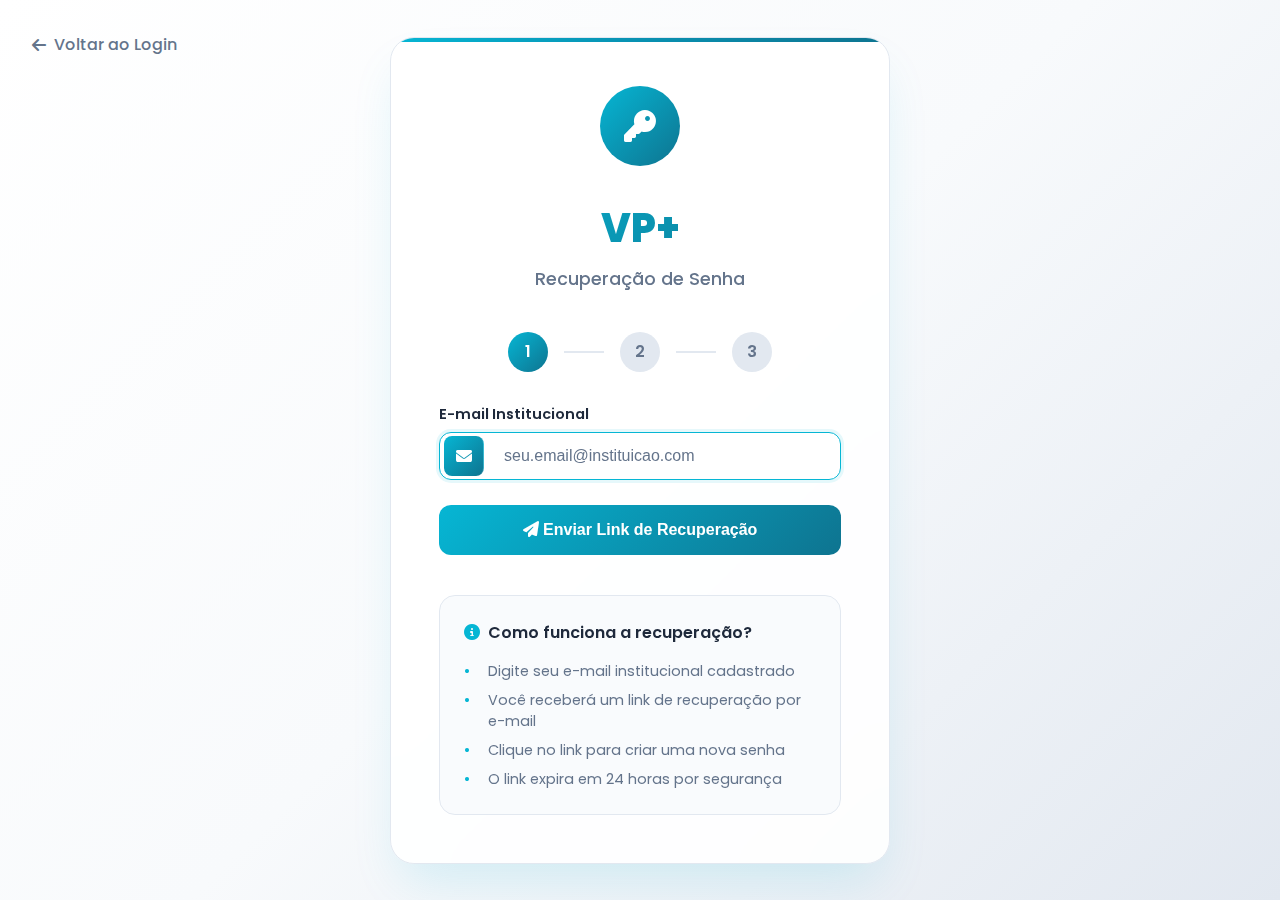
<file: recuperacao.html>
<!DOCTYPE html>
<html lang="pt-BR">
<head>
    <meta charset="UTF-8">
    <meta name="viewport" content="width=device-width, initial-scale=1.0">
    <title>Recuperação de Senha - VP+ Sistema</title>
    <link href="https://fonts.googleapis.com/css2?family=Poppins:wght@300;400;500;600;700;800&family=JetBrains+Mono:wght@400;500;600&display=swap" rel="stylesheet">
    <link rel="stylesheet" href="https://cdnjs.cloudflare.com/ajax/libs/font-awesome/6.4.0/css/all.min.css">
    <style>
        :root {
            --primary-color: #06b6d4;
            --secondary-color: #0891b2;
            --accent-color: #0e7490;
            --success-color: #10b981;
            --warning-color: #f59e0b;
            --error-color: #ef4444;
            --dark-bg: #ffffff;
            --card-bg: #f8fafc;
            --text-primary: #1e293b;
            --text-secondary: #64748b;
            --border-color: #e2e8f0;
            --glass-bg: rgba(248, 250, 252, 0.8);
            --shadow-soft: 0 4px 6px -1px rgba(6, 182, 212, 0.1);
            --shadow-medium: 0 10px 15px -3px rgba(6, 182, 212, 0.1);
            --shadow-large: 0 25px 50px -12px rgba(6, 182, 212, 0.15);
        }

        * {
            margin: 0;
            padding: 0;
            box-sizing: border-box;
        }

        body {
            font-family: 'Poppins', sans-serif;
            background: linear-gradient(135deg, var(--dark-bg) 0%, #f8fafc 50%, #e2e8f0 100%);
            min-height: 100vh;
            color: var(--text-primary);
            overflow-x: hidden;
            display: flex;
            align-items: center;
            justify-content: center;
            padding: 2rem;
        }

        .recovery-container {
            background: rgba(255, 255, 255, 0.9);
            backdrop-filter: blur(20px);
            border: 1px solid var(--border-color);
            border-radius: 24px;
            padding: 3rem;
            width: 100%;
            max-width: 500px;
            box-shadow: var(--shadow-large);
            position: relative;
            overflow: hidden;
        }

        .recovery-container::before {
            content: '';
            position: absolute;
            top: 0;
            left: 0;
            right: 0;
            height: 4px;
            background: linear-gradient(90deg, var(--primary-color), var(--secondary-color), var(--accent-color));
        }

        .logo-section {
            text-align: center;
            margin-bottom: 2.5rem;
        }

        .logo-brand {
            font-weight: 800;
            font-size: 2.5rem;
            background: linear-gradient(135deg, var(--primary-color), var(--accent-color));
            -webkit-background-clip: text;
            -webkit-text-fill-color: transparent;
            background-clip: text;
            margin-bottom: 0.5rem;
        }

        .subtitle {
            color: var(--text-secondary);
            font-size: 1.1rem;
            font-weight: 500;
        }

        .recovery-icon {
            width: 80px;
            height: 80px;
            border-radius: 50%;
            background: linear-gradient(135deg, var(--primary-color), var(--accent-color));
            display: flex;
            align-items: center;
            justify-content: center;
            margin: 0 auto 2rem;
            color: white;
            font-size: 2rem;
            animation: pulse 2s infinite;
        }

        @keyframes pulse {
            0%, 100% { transform: scale(1); }
            50% { transform: scale(1.05); }
        }

        .form-group {
            margin-bottom: 1.5rem;
        }

        .form-group label {
            display: block;
            margin-bottom: 0.5rem;
            color: var(--text-primary);
            font-weight: 600;
            font-size: 0.9rem;
        }

        .input-wrapper {
            position: relative;
            display: flex;
            align-items: center;
            background: rgba(255, 255, 255, 0.8);
            border: 1px solid var(--border-color);
            border-radius: 12px;
            backdrop-filter: blur(10px);
            transition: all 0.3s cubic-bezier(0.4, 0, 0.2, 1);
            overflow: hidden;
            height: 48px;
        }

        .input-wrapper:focus-within {
            border-color: var(--primary-color);
            box-shadow: 0 0 0 3px rgba(6, 182, 212, 0.1);
            transform: translateY(-1px);
        }

        .input-icon-container {
            width: 40px;
            height: 40px;
            background: linear-gradient(135deg, var(--primary-color), var(--accent-color));
            border-radius: 8px;
            display: flex;
            align-items: center;
            justify-content: center;
            margin: 4px;
            border-right: 1px solid rgba(255, 255, 255, 0.2);
        }

        .input-icon {
            color: white;
            font-size: 1rem;
        }

        .input-field-container {
            flex: 1;
            padding: 0 1rem;
        }

        .form-input {
            width: 100%;
            border: none;
            background: transparent;
            font-size: 1rem;
            font-weight: 500;
            color: var(--text-primary);
            outline: none;
            padding: 0.75rem 0;
        }

        .form-input::placeholder {
            color: var(--text-secondary);
            font-weight: 400;
        }

        .btn-recovery {
            width: 100%;
            padding: 1rem;
            background: linear-gradient(135deg, var(--primary-color), var(--accent-color));
            color: white;
            border: none;
            border-radius: 12px;
            font-size: 1rem;
            font-weight: 600;
            cursor: pointer;
            transition: all 0.3s cubic-bezier(0.4, 0, 0.2, 1);
            margin-bottom: 1rem;
            position: relative;
            overflow: hidden;
        }

        .btn-recovery::before {
            content: '';
            position: absolute;
            top: 0;
            left: -100%;
            width: 100%;
            height: 100%;
            background: linear-gradient(90deg, transparent, rgba(255, 255, 255, 0.2), transparent);
            transition: left 0.5s;
        }

        .btn-recovery:hover::before {
            left: 100%;
        }

        .btn-recovery:hover {
            transform: translateY(-2px);
            box-shadow: var(--shadow-medium);
        }

        .btn-recovery:disabled {
            opacity: 0.6;
            cursor: not-allowed;
            transform: none;
        }

        .error-message {
            background: rgba(239, 68, 68, 0.1);
            color: var(--error-color);
            padding: 1rem;
            border-radius: 12px;
            margin-bottom: 1rem;
            font-size: 0.9rem;
            display: none;
            border: 1px solid rgba(239, 68, 68, 0.2);
        }

        .success-message {
            background: rgba(16, 185, 129, 0.1);
            color: var(--success-color);
            padding: 1rem;
            border-radius: 12px;
            margin-bottom: 1rem;
            font-size: 0.9rem;
            display: none;
            border: 1px solid rgba(16, 185, 129, 0.2);
        }

        .back-link {
            position: absolute;
            top: 2rem;
            left: 2rem;
            color: var(--text-secondary);
            text-decoration: none;
            font-weight: 500;
            display: flex;
            align-items: center;
            gap: 0.5rem;
            transition: all 0.3s ease;
        }

        .back-link:hover {
            color: var(--primary-color);
            transform: translateX(-4px);
        }

        .loading {
            display: none;
            text-align: center;
            margin-top: 1rem;
        }

        .spinner {
            border: 3px solid rgba(6, 182, 212, 0.1);
            border-top: 3px solid var(--primary-color);
            border-radius: 50%;
            width: 30px;
            height: 30px;
            animation: spin 1s linear infinite;
            margin: 0 auto 0.5rem;
        }

        @keyframes spin {
            0% { transform: rotate(0deg); }
            100% { transform: rotate(360deg); }
        }

        .help-text {
            background: rgba(248, 250, 252, 0.8);
            border: 1px solid var(--border-color);
            border-radius: 16px;
            padding: 1.5rem;
            margin-top: 1.5rem;
            backdrop-filter: blur(10px);
        }

        .help-text h4 {
            color: var(--text-primary);
            font-size: 1rem;
            margin-bottom: 1rem;
            font-weight: 600;
            display: flex;
            align-items: center;
            gap: 0.5rem;
        }

        .help-text h4 i {
            color: var(--primary-color);
        }

        .help-text ul {
            list-style: none;
            padding: 0;
        }

        .help-text li {
            color: var(--text-secondary);
            font-size: 0.9rem;
            margin-bottom: 0.5rem;
            padding-left: 1.5rem;
            position: relative;
        }

        .help-text li::before {
            content: '•';
            color: var(--primary-color);
            font-weight: bold;
            position: absolute;
            left: 0;
        }

        .help-text li:last-child {
            margin-bottom: 0;
        }

        /* Responsividade */
        @media (max-width: 768px) {
            body {
                padding: 1rem;
            }

            .recovery-container {
                padding: 2rem 1.5rem;
                max-width: 100%;
            }

            .logo-brand {
                font-size: 2rem;
            }

            .back-link {
                position: static;
                margin-bottom: 1rem;
                justify-content: center;
            }
        }

        @media (max-width: 480px) {
            .recovery-container {
                padding: 1.5rem 1rem;
                border-radius: 16px;
            }

            .logo-brand {
                font-size: 1.8rem;
            }

            .subtitle {
                font-size: 1rem;
            }

            .input-wrapper {
                height: 44px;
            }

            .input-icon-container {
                width: 36px;
                height: 36px;
            }

            .recovery-icon {
                width: 60px;
                height: 60px;
                font-size: 1.5rem;
            }
        }

        /* Step indicator */
        .step-indicator {
            display: flex;
            justify-content: center;
            margin-bottom: 2rem;
        }

        .step {
            width: 40px;
            height: 40px;
            border-radius: 50%;
            background: var(--border-color);
            color: var(--text-secondary);
            display: flex;
            align-items: center;
            justify-content: center;
            font-weight: 600;
            margin: 0 0.5rem;
            transition: all 0.3s ease;
        }

        .step.active {
            background: linear-gradient(135deg, var(--primary-color), var(--accent-color));
            color: white;
        }

        .step.completed {
            background: var(--success-color);
            color: white;
        }

        .step-line {
            width: 40px;
            height: 2px;
            background: var(--border-color);
            margin: 0 0.5rem;
            align-self: center;
        }

        .step-line.completed {
            background: var(--success-color);
        }
    </style>
</head>
<body>
    <a href="login.html" class="back-link">
        <i class="fas fa-arrow-left"></i>
        Voltar ao Login
    </a>

    <div class="recovery-container">
        <div class="logo-section">
            <div class="recovery-icon">
                <i class="fas fa-key"></i>
            </div>
            <div class="logo-brand">VP+</div>
            <div class="subtitle">Recuperação de Senha</div>
        </div>

        <!-- Step Indicator -->
        <div class="step-indicator">
            <div class="step active">1</div>
            <div class="step-line"></div>
            <div class="step">2</div>
            <div class="step-line"></div>
            <div class="step">3</div>
        </div>

        <div class="error-message" id="error-message"></div>
        <div class="success-message" id="success-message"></div>

        <form id="recovery-form">
            <div class="form-group">
                <label for="email">E-mail Institucional</label>
                <div class="input-wrapper">
                    <div class="input-icon-container">
                        <i class="fas fa-envelope input-icon"></i>
                    </div>
                    <div class="input-field-container">
                        <input type="email" id="email" name="email" class="form-input" placeholder="seu.email@instituicao.com" required>
                    </div>
                </div>
            </div>

            <button type="submit" class="btn-recovery" id="btn-recovery">
                <i class="fas fa-paper-plane"></i>
                Enviar Link de Recuperação
            </button>
        </form>

        <div class="loading" id="loading">
            <div class="spinner"></div>
            <div>Enviando e-mail...</div>
        </div>

        <div class="help-text">
            <h4>
                <i class="fas fa-info-circle"></i>
                Como funciona a recuperação?
            </h4>
            <ul>
                <li>Digite seu e-mail institucional cadastrado</li>
                <li>Você receberá um link de recuperação por e-mail</li>
                <li>Clique no link para criar uma nova senha</li>
                <li>O link expira em 24 horas por segurança</li>
            </ul>
        </div>
    </div>

    <script>
        // Função para mostrar mensagens
        function showMessage(type, message) {
            const errorDiv = document.getElementById('error-message');
            const successDiv = document.getElementById('success-message');
            
            errorDiv.style.display = 'none';
            successDiv.style.display = 'none';
            
            if (type === 'error') {
                errorDiv.textContent = message;
                errorDiv.style.display = 'block';
            } else if (type === 'success') {
                successDiv.textContent = message;
                successDiv.style.display = 'block';
            }
        }

        // Função para mostrar/esconder loading
        function toggleLoading(show) {
            const loading = document.getElementById('loading');
            const btnRecovery = document.getElementById('btn-recovery');
            
            if (show) {
                loading.style.display = 'block';
                btnRecovery.disabled = true;
                btnRecovery.innerHTML = '<i class="fas fa-spinner fa-spin"></i> Enviando...';
            } else {
                loading.style.display = 'none';
                btnRecovery.disabled = false;
                btnRecovery.innerHTML = '<i class="fas fa-paper-plane"></i> Enviar Link de Recuperação';
            }
        }

        // Validação do formulário
        document.getElementById('recovery-form').addEventListener('submit', function(e) {
            e.preventDefault();
            
            const email = document.getElementById('email').value.trim();
            
            // Validação básica
            if (!email) {
                showMessage('error', 'Por favor, digite seu e-mail.');
                return;
            }
            
            // Validação de e-mail
            const emailRegex = /^[^\s@]+@[^\s@]+\.[^\s@]+$/;
            if (!emailRegex.test(email)) {
                showMessage('error', 'Por favor, digite um e-mail válido.');
                return;
            }
            
            // Simular envio do e-mail
            showMessage('success', 'E-mail de recuperação enviado com sucesso! Verifique sua caixa de entrada.');
            toggleLoading(true);
            
            // Simular delay de envio
            setTimeout(() => {
                toggleLoading(false);
                showMessage('success', 'E-mail de recuperação enviado com sucesso! Verifique sua caixa de entrada.');
                
                // Atualizar indicador de progresso
                updateStepIndicator(2);
                
                // Mostrar instruções adicionais
                setTimeout(() => {
                    showMessage('success', 'Instruções enviadas para ' + email + '. Verifique também sua pasta de spam.');
                }, 2000);
            }, 2000);
        });

        // Função para atualizar indicador de progresso
        function updateStepIndicator(activeStep) {
            const steps = document.querySelectorAll('.step');
            const stepLines = document.querySelectorAll('.step-line');
            
            steps.forEach((step, index) => {
                step.classList.remove('active', 'completed');
                if (index + 1 < activeStep) {
                    step.classList.add('completed');
                } else if (index + 1 === activeStep) {
                    step.classList.add('active');
                }
            });
            
            stepLines.forEach((line, index) => {
                line.classList.remove('completed');
                if (index + 1 < activeStep) {
                    line.classList.add('completed');
                }
            });
        }

        // Adicionar efeitos de hover nos inputs
        document.querySelectorAll('.input-wrapper').forEach(wrapper => {
            wrapper.addEventListener('mouseenter', function() {
                this.style.transform = 'translateY(-1px)';
            });
            
            wrapper.addEventListener('mouseleave', function() {
                if (!this.querySelector('.form-input:focus')) {
                    this.style.transform = 'translateY(0)';
                }
            });
        });

        // Auto-focus no campo de e-mail
        document.getElementById('email').focus();

        // Adicionar efeito de digitação no placeholder
        const emailInput = document.getElementById('email');
        const placeholder = 'seu.email@instituicao.com';
        let i = 0;
        
        function typePlaceholder() {
            if (i < placeholder.length) {
                emailInput.placeholder = placeholder.substring(0, i + 1);
                i++;
                setTimeout(typePlaceholder, 100);
            }
        }
        
        // Iniciar efeito de digitação após um delay
        setTimeout(typePlaceholder, 1000);
    </script>
</body>
</html>
</file>
